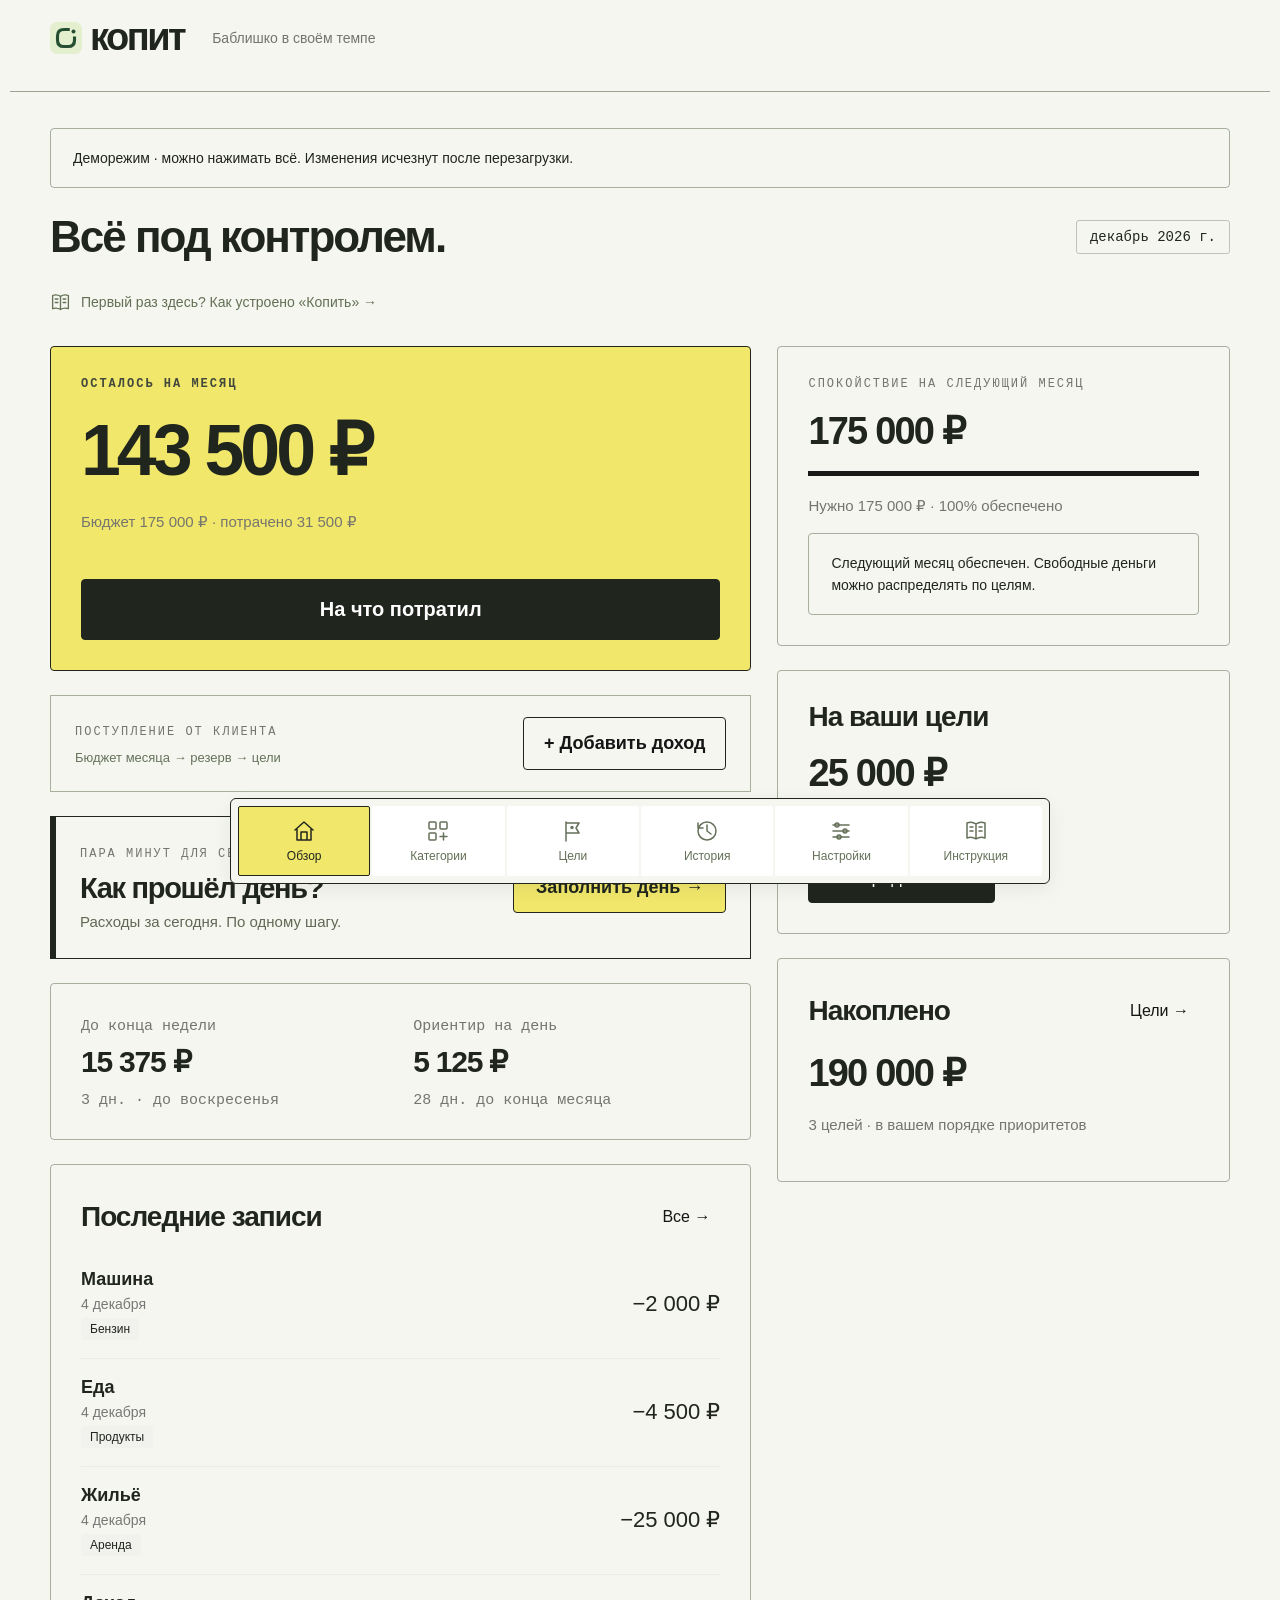
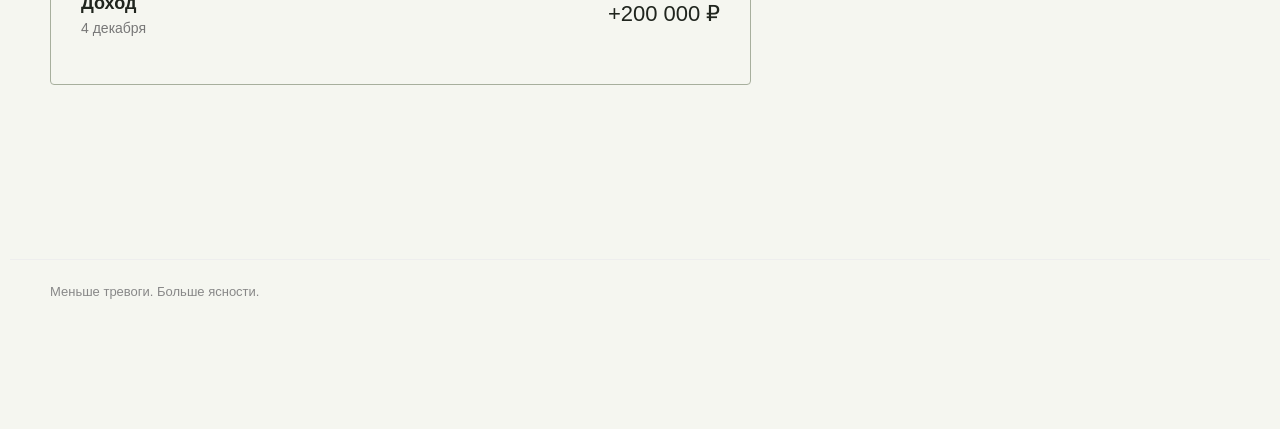
<file: web/index.html>
<!doctype html>
<html lang="ru">
<head><meta charset="utf-8"><meta name="viewport" content="width=device-width, initial-scale=1"><meta name="theme-color" content="#ffffff"><link rel="icon" type="image/svg+xml" href="./brand-icon.svg?v=4"><link rel="icon" type="image/png" sizes="32x32" href="./favicon-32.png?v=4"><link rel="shortcut icon" href="./favicon.ico?v=4"><title>Копить — деньги в своём темпе</title><link rel="stylesheet" href="./style.css"><script src="./finance-engine.js" defer></script><script src="./demo.js" defer></script><script src="./app.js" defer></script></head>
<body>
<header class="header"><a class="logo" href="/" aria-label="Копит — главная"><img class="brand-mark" src="./brand-icon.svg?v=4" width="32" height="32" alt="">копит</a><span class="brand-note">Баблишко в своём темпе</span><button id="logout" class="quiet hidden">Выйти</button></header>
<main id="app" aria-live="polite"><p>Загружаем ваши данные…</p></main>
<div id="toast" role="status" class="hidden"></div>
<dialog id="modal"><div class="modal-head"><h2 id="modal-title"></h2><button id="close-modal" class="quiet" aria-label="Закрыть">✕</button></div><div id="modal-body"></div><p id="modal-error" role="alert"></p></dialog>
<footer>Меньше тревоги. Больше ясности.</footer>
</body></html>
</file>
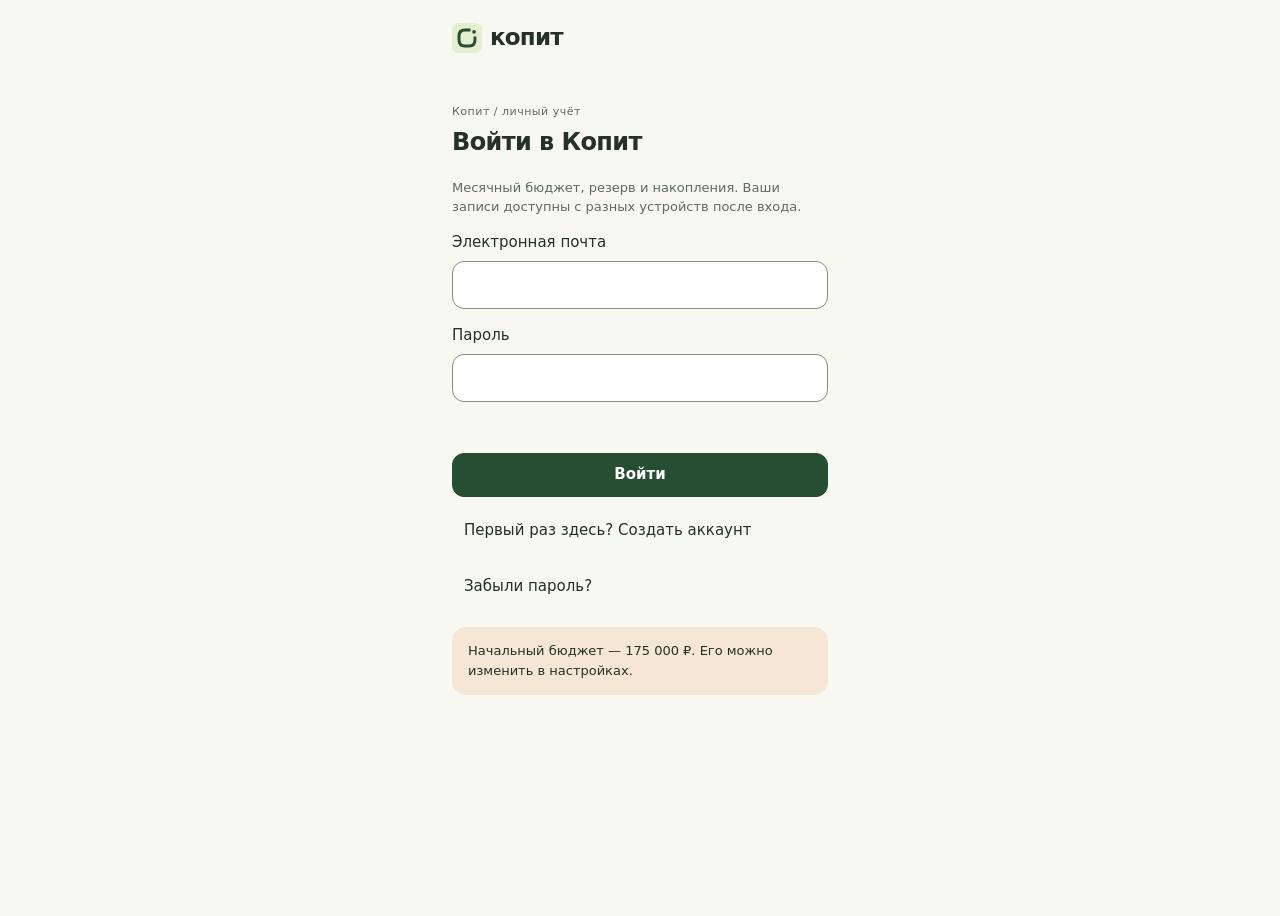
<file: docs/app/index.html>
<!doctype html>
<html lang="ru">
<head><meta charset="utf-8"><meta name="viewport" content="width=device-width, initial-scale=1, viewport-fit=cover"><meta name="theme-color" content="#ffffff"><link rel="icon" type="image/svg+xml" href="./brand-icon.svg?v=4"><link rel="icon" type="image/png" sizes="32x32" href="./favicon-32.png?v=4"><link rel="shortcut icon" href="./favicon.ico?v=4"><title>Копит — бюджет и накопления</title><link rel="stylesheet" href="./style.css?v=557a8c15ba78d2ff"><link rel="manifest" href="./manifest.webmanifest"><meta name="apple-mobile-web-app-capable" content="yes"><link rel="apple-touch-icon" sizes="180x180" href="./apple-touch-icon-v5.png"><script src="./supabase-config.js?v=caffbc98041ee930" defer></script><script src="./finance-engine.js?v=41f923cfff080ecd" defer></script><script src="./design-rules.js?v=33d05b37140399e0" defer></script><script src="./supabase-api.js?v=b7433174150544ca" defer></script><script src="./app.js?v=38c7b7732dc2c628" defer></script></head>
<body>
<header class="header"><a class="logo" href="./" aria-label="Копит — главная"><img class="brand-mark" src="./brand-icon.svg?v=4" width="32" height="32" alt="">копит</a><span class="brand-note">Баблишко в своём темпе</span><button id="logout" class="quiet hidden">Выйти</button></header>
<main id="app" aria-live="polite"><p>Загружаем ваши данные…</p></main>
<div id="toast" role="status" class="hidden"></div>
<dialog id="modal"><div class="modal-head"><h2 id="modal-title"></h2><button id="close-modal" class="quiet" aria-label="Закрыть">✕</button></div><div id="modal-body"></div><p id="modal-error" role="alert"></p></dialog>
<footer>Меньше тревоги. Больше ясности.</footer>
</body></html>
</file>
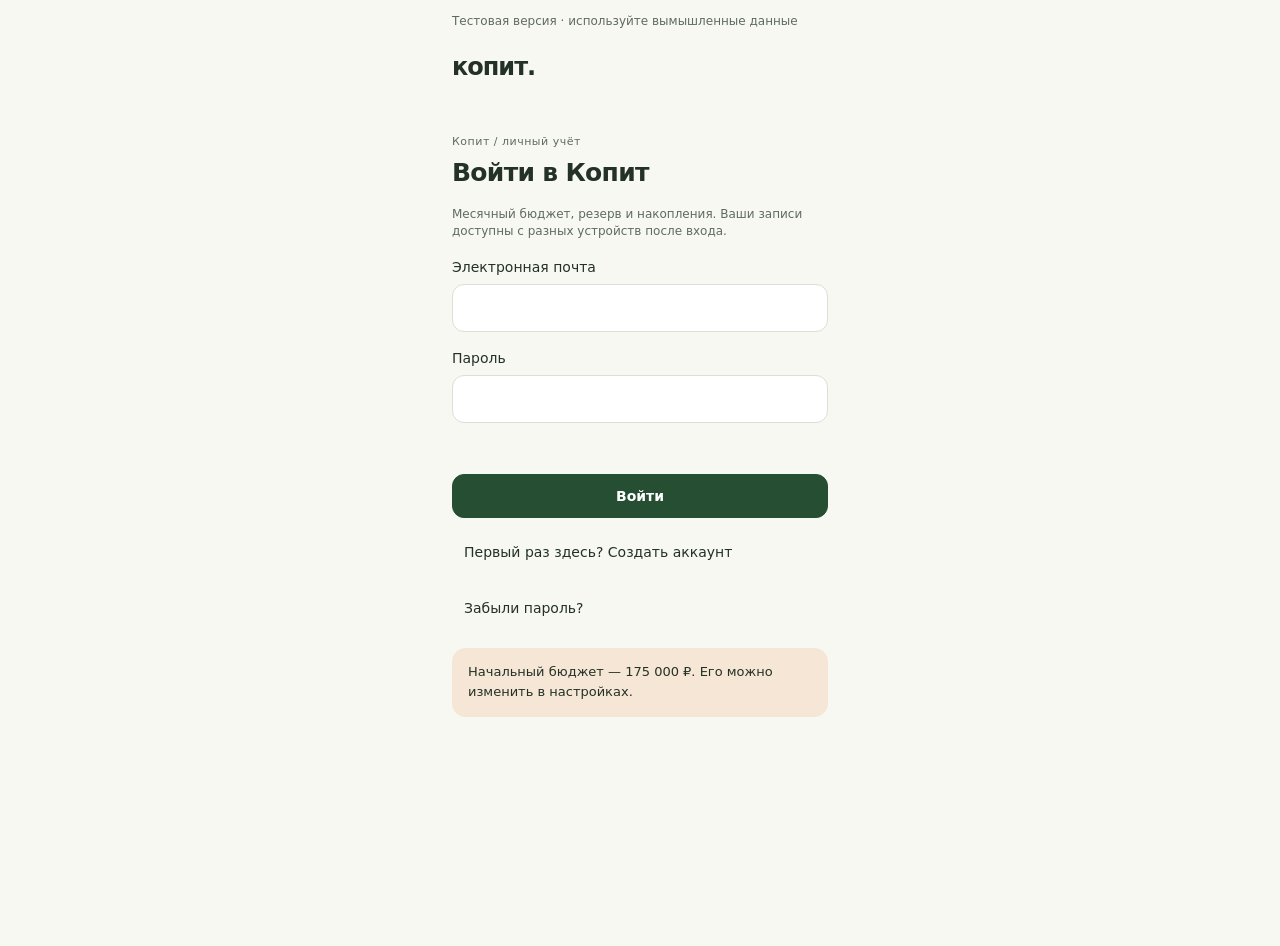
<file: docs/test/index.html>
<!doctype html>
<html lang="ru">
<head><meta charset="utf-8"><meta name="viewport" content="width=device-width, initial-scale=1, viewport-fit=cover"><meta name="theme-color" content="#ffffff"><title>Копит — бюджет и накопления</title><link rel="stylesheet" href="./style.css"><link rel="manifest" href="./manifest.webmanifest"><meta name="apple-mobile-web-app-capable" content="yes"><link rel="apple-touch-icon" href="./app-icon.png"><script src="./supabase-config.js" defer></script><script src="./finance-engine.js" defer></script><script src="./design-rules.js" defer></script><script src="./supabase-api.js" defer></script><script src="./app.js" defer></script></head>
<body><aside class="test-notice">Тестовая версия · используйте вымышленные данные</aside>
<header class="header"><a class="logo" href="./">копит</a><span class="brand-note">Баблишко в своём темпе</span><button id="logout" class="quiet hidden">Выйти</button></header>
<main id="app" aria-live="polite"><p>Загружаем ваши данные…</p></main>
<div id="toast" role="status" class="hidden"></div>
<dialog id="modal"><div class="modal-head"><h2 id="modal-title"></h2><button id="close-modal" class="quiet" aria-label="Закрыть">✕</button></div><div id="modal-body"></div><p id="modal-error" role="alert"></p></dialog>
<footer>Меньше тревоги. Больше ясности.</footer>
</body></html>
</file>
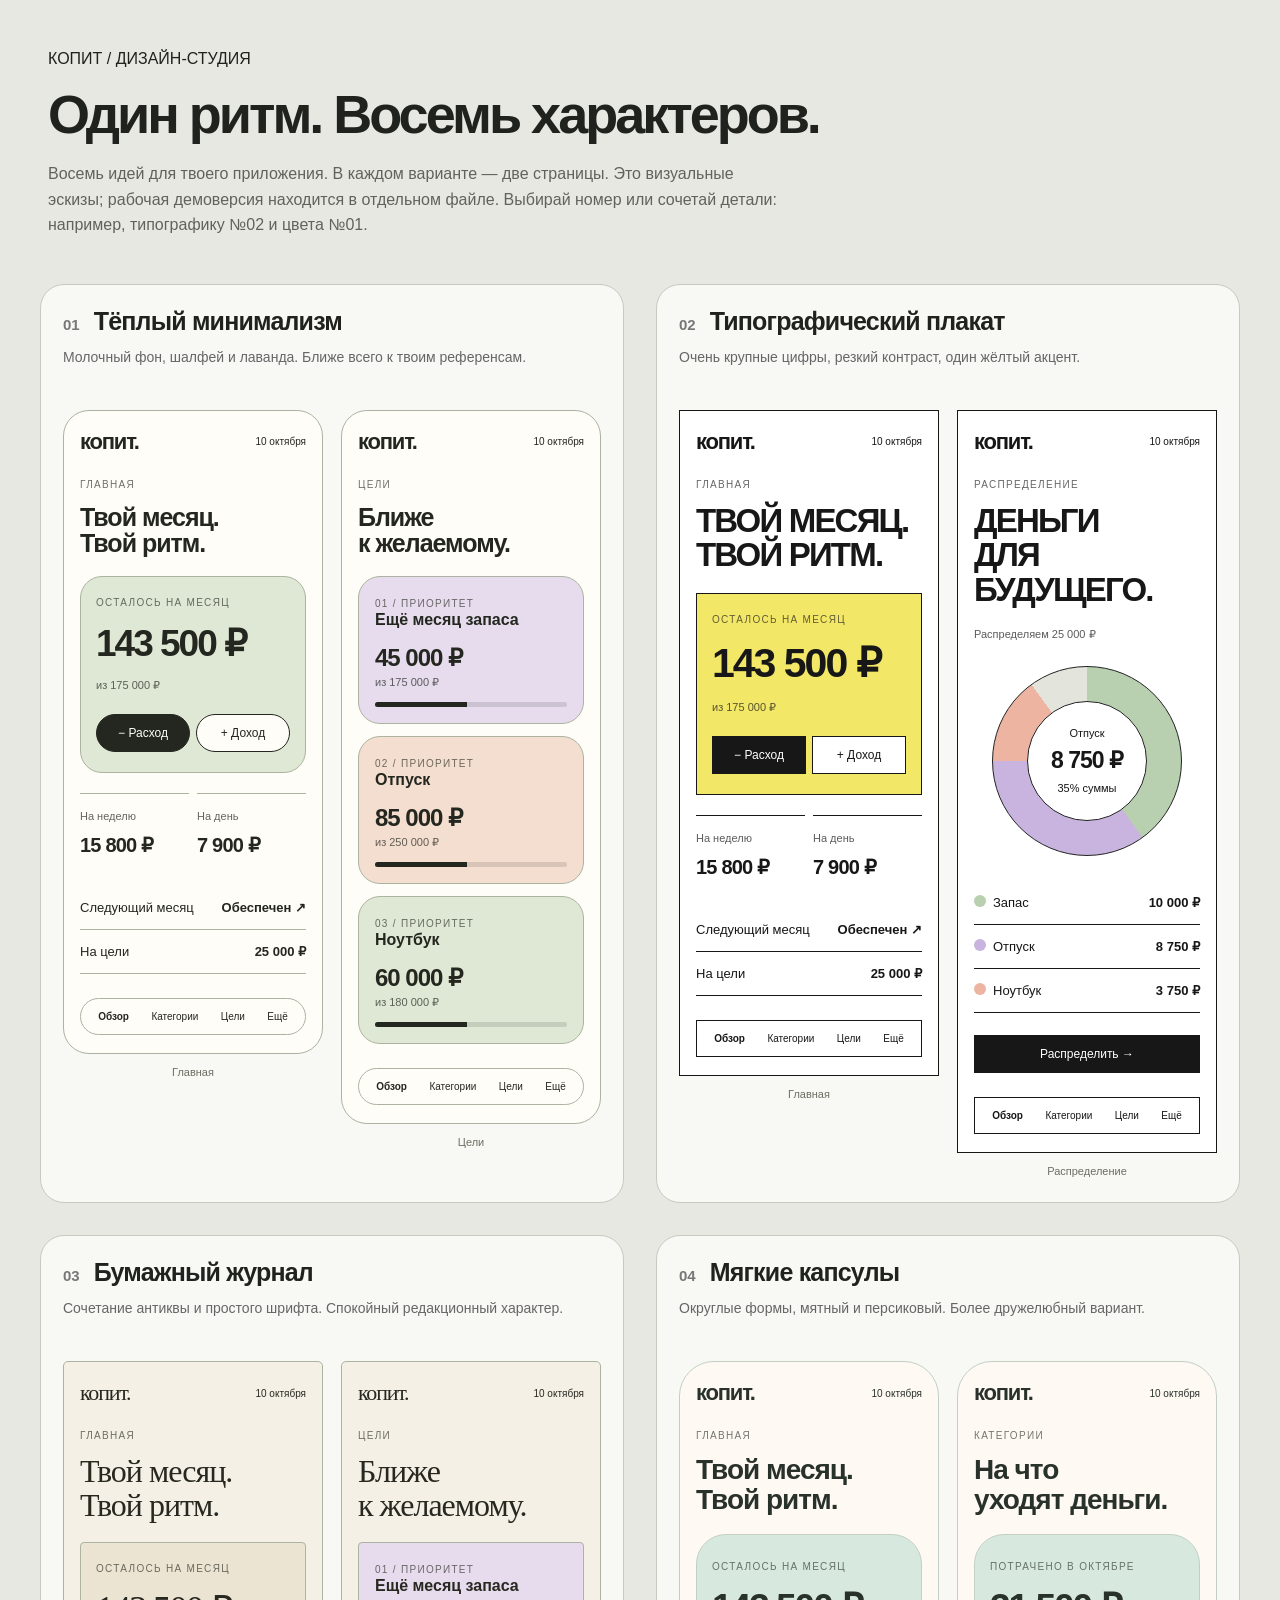
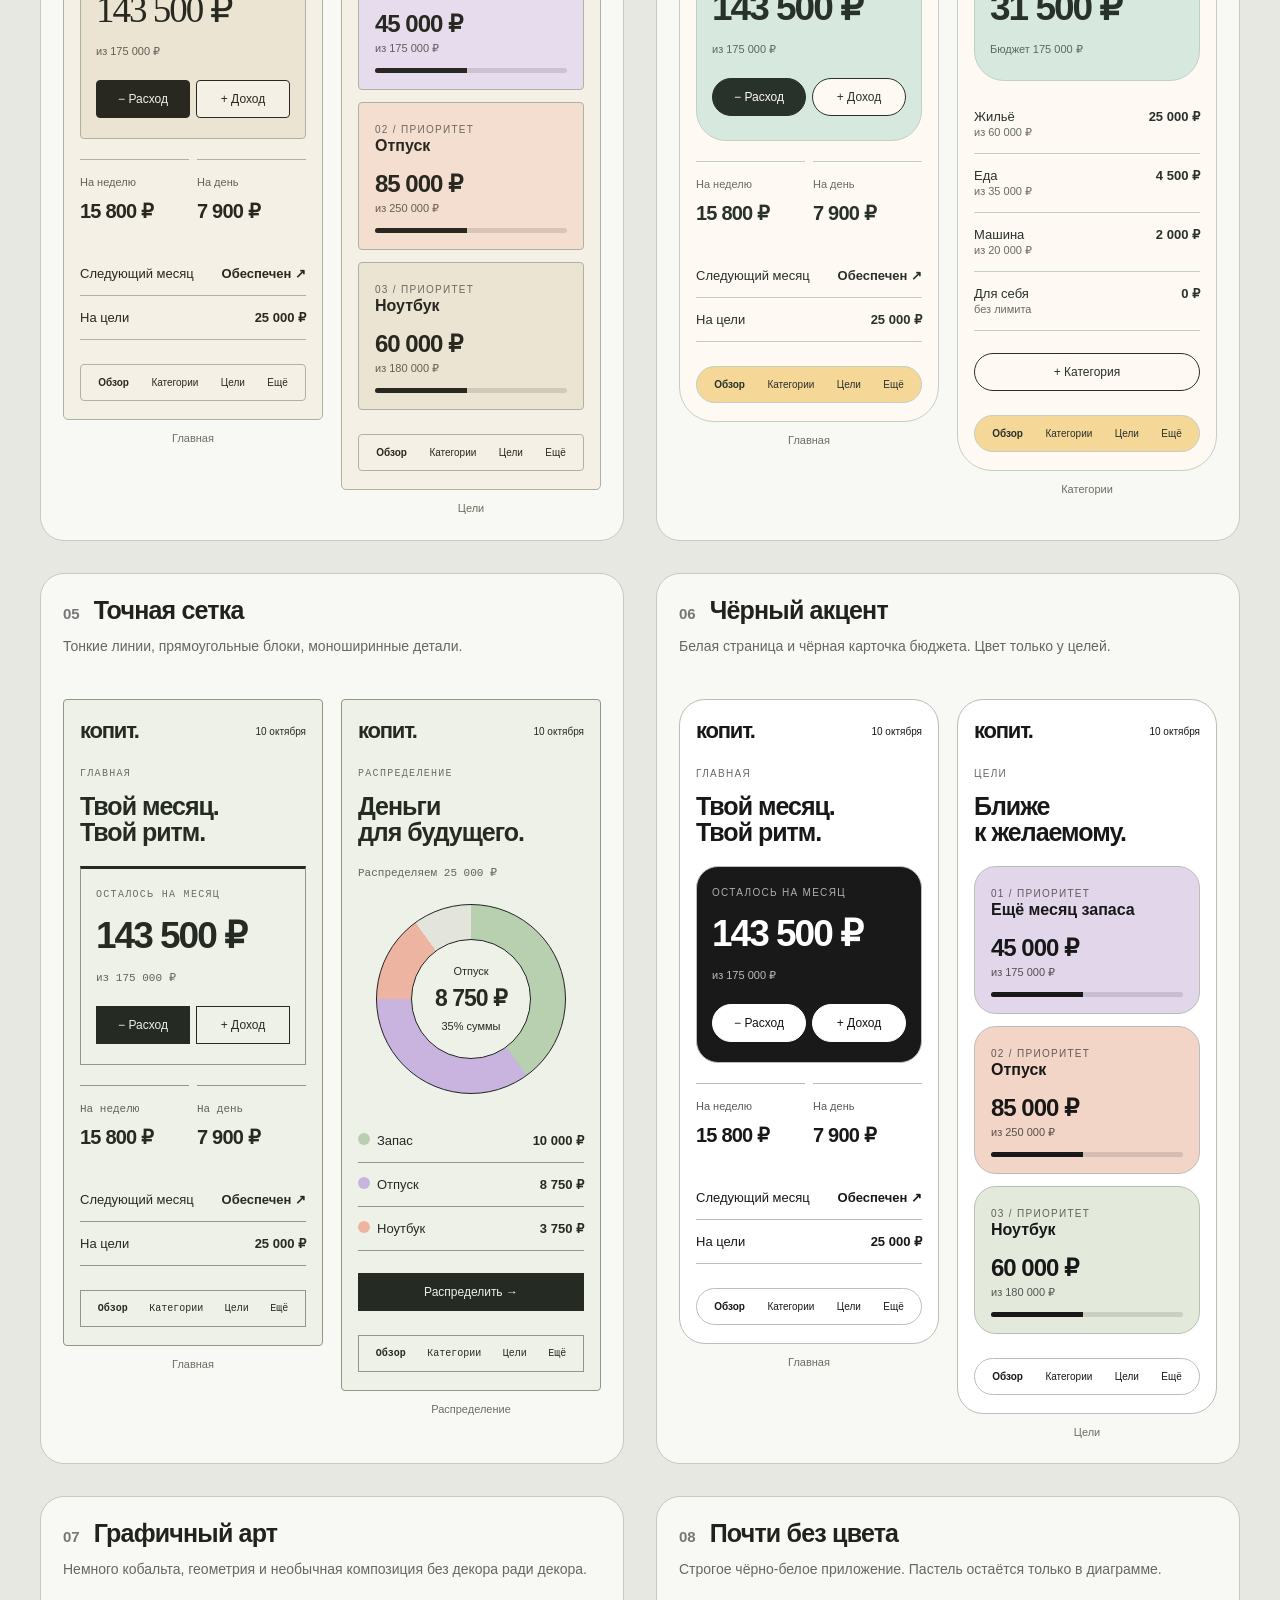
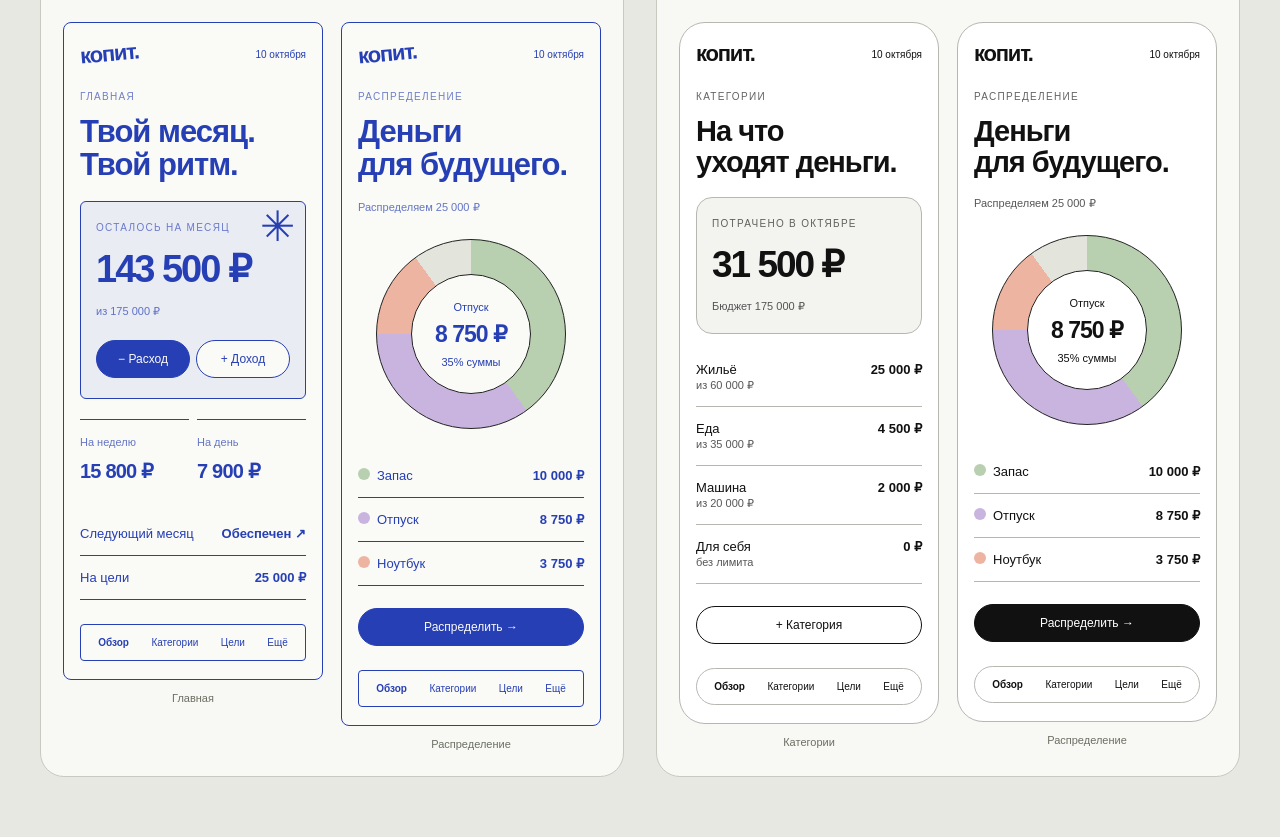
<file: design-ideas.html>
<!doctype html><html lang="ru"><meta charset="utf-8"><meta name="viewport" content="width=device-width,initial-scale=1"><title>Копит — 8 направлений дизайна</title><style>*{box-sizing:border-box}body{margin:0;background:#e8e8e3;color:#20221e;font-family:Arial,sans-serif}.intro{padding:50px 48px 30px;max-width:1500px;margin:auto}h1{font-size:54px;letter-spacing:-3px;margin:15px 0}p{line-height:1.6}.intro p{max-width:740px;color:#60635b}.gallery{max-width:1500px;margin:auto;display:grid;grid-template-columns:1fr 1fr;gap:32px;padding:0 40px 60px}.idea{background:#f8f8f5;border:1px solid #c8cac0;border-radius:24px;padding:22px}.label{display:flex;align-items:baseline;gap:14px}.label b{font-size:15px;color:#777}.label h2{font-size:25px;margin:0;letter-spacing:-.8px}.description{font-size:14px;color:#666;margin:10px 0 20px;min-height:44px}.screens{display:grid;grid-template-columns:1fr 1fr;gap:18px}.screen{--bg:#fffdf8;--fg:#24271f;--accent:#dfe8d5;--border:#acb3a0;--radius:22px;background:var(--bg);color:var(--fg);border:1px solid var(--border);border-radius:26px;padding:18px 16px;min-width:0;min-height:520px;overflow:hidden}.top{display:flex;justify-content:space-between;align-items:center;font-size:10px;margin-bottom:24px}.logo{font-size:22px;font-weight:900;letter-spacing:-1.2px}.tiny{font-size:10px;letter-spacing:1.3px;text-transform:uppercase;opacity:.65}.screen h3{font-size:25px;font-weight:750;line-height:1.05;letter-spacing:-1px;margin:14px 0 20px}.box{padding:20px 15px;border:1px solid var(--border);border-radius:var(--radius);margin-bottom:14px;background:var(--accent)}.money{font-size:37px;letter-spacing:-2px;font-weight:800;white-space:nowrap;margin:14px 0}.sub{font-size:11px;opacity:.7}.buttons{display:flex;gap:6px;margin-top:22px}.btn{font-size:12px;padding:11px 12px;border:1px solid var(--fg);border-radius:30px;flex:1;text-align:center;background:var(--bg)}.btn.black{background:var(--fg);color:var(--bg)}.pair{display:grid;grid-template-columns:1fr 1fr;gap:8px;margin:20px 0}.pair>div{border-top:1px solid var(--border);padding-top:12px}.pair strong{display:block;font-size:20px;margin:9px 0;letter-spacing:-.8px}.line{display:flex;justify-content:space-between;font-size:13px;padding:14px 0;border-bottom:1px solid var(--border)}.line b{font-weight:600}.bar{height:5px;background:#2222;border-radius:8px;margin-top:13px;overflow:hidden}.bar:before{content:'';display:block;width:48%;height:100%;background:var(--fg)}.nav{display:flex;justify-content:space-around;border:1px solid var(--border);border-radius:30px;margin-top:24px;padding:12px 6px;font-size:10px}.nav b{font-weight:700}.goal{padding:16px;border:1px solid var(--border);border-radius:var(--radius);margin-bottom:12px;background:var(--accent)}.goal:nth-of-type(3){background:#e6dced}.goal:nth-of-type(4){background:#f4ded0}.goal strong{display:block;font-size:24px;margin:15px 0 4px;letter-spacing:-1px}.goal h4{font-size:16px;margin:0}.wheel{width:190px;height:190px;border-radius:50%;margin:25px auto;background:conic-gradient(#b8d0af 0 40%,#c8b4df 40% 75%,#edb5a1 75% 90%,#e3e4dc 90%);position:relative;border:1px solid #222}.wheel:after{content:'';position:absolute;inset:34px;background:var(--bg);border-radius:50%;border:1px solid #222}.center{position:absolute;inset:0;z-index:1;display:flex;flex-direction:column;align-items:center;justify-content:center}.center b{font-size:23px;letter-spacing:-1px;margin:8px 0}.center span{font-size:11px}.dot{width:12px;height:12px;display:inline-block;background:#b8d0af;border-radius:50%;margin-right:7px}.dot.purple{background:#c8b4df}.dot.peach{background:#edb5a1}.screen-name{font-size:11px;text-align:center;margin:10px 0 0;color:#6b6f62}.poster{--bg:#fff;--fg:#171717;--accent:#f3e768;--border:#171717;--radius:0px;border-radius:0}.poster h3{font-size:33px;font-weight:900;text-transform:uppercase;letter-spacing:-1.8px}.poster .money{font-size:41px;font-weight:900}.poster .nav,.poster .btn{border-radius:0}.paper{--bg:#f4f0e6;--fg:#282820;--accent:#ebe4d3;--radius:4px;border-radius:5px}.paper h3,.paper .money{font-family:Georgia,serif;font-weight:400}.paper h3{font-size:32px}.paper .logo{font-family:Georgia,serif;font-weight:400}.paper .btn,.paper .nav{border-radius:4px}.soft{--bg:#fff9f4;--fg:#29312b;--accent:#d7e9df;--border:#c2d0c4;--radius:30px;border-radius:35px}.soft .box{padding-top:26px;padding-bottom:24px}.soft .nav{background:#f5d798}.soft h3{font-size:28px}.grid{--bg:#eef1e8;--fg:#252b23;--accent:#eef1e8;--border:#8e9887;--radius:0px;border-radius:4px}.grid .tiny,.grid .sub,.grid .nav{font-family:monospace}.grid .box{border-top:3px solid var(--fg)}.grid .btn,.grid .nav{border-radius:0}.ink{--bg:#fff;--fg:#181818;--accent:#191919;--border:#bcbcb8}.ink .box{color:#fff}.ink .box .btn{background:#fff;color:#111;border-color:#fff}.ink .goal{background:#e4eadb}.ink .goal:nth-of-type(3){background:#e2d6ea}.ink .goal:nth-of-type(4){background:#f2d5c7}.art{--bg:#fafaf6;--fg:#263fb4;--accent:#eaecf4;--border:#263fb4;--radius:6px;border-radius:8px}.art .logo{transform:rotate(-5deg);display:inline-block}.art h3{font-size:31px;font-weight:900}.art .money{font-size:38px}.art .box{position:relative}.art .box:after{content:'✳';position:absolute;right:10px;top:0;font-size:42px}.art .nav{border-radius:4px}.mono{--bg:#fff;--fg:#111;--accent:#f3f3f0;--border:#b7b7b2;--radius:16px}.mono h3{font-size:29px;font-weight:850}.mono .goal{background:#f3f3f0}.mono .goal:nth-of-type(3),.mono .goal:nth-of-type(4){background:#f3f3f0}@media(max-width:900px){.gallery{grid-template-columns:1fr;padding:0 16px 30px}.intro{padding:30px 22px}.intro h1{font-size:38px}.idea{padding:14px}.screens{gap:10px}.screen{padding:16px 12px}.money{font-size:31px}.wheel{width:160px;height:160px}.wheel:after{inset:29px}.screen h3{font-size:23px}.poster .money{font-size:33px}.art .money{font-size:31px}}@media(max-width:420px){.screens{grid-template-columns:1fr}.screen{max-width:300px;width:100%;margin:auto}.description{min-height:0}}
</style><body><header class="intro"><span>КОПИТ / ДИЗАЙН-СТУДИЯ</span><h1>Один ритм. Восемь характеров.</h1><p>Восемь идей для твоего приложения. В каждом варианте — две страницы. Это визуальные эскизы; рабочая демоверсия находится в отдельном файле. Выбирай номер или сочетай детали: например, типографику №02 и цвета №01.</p></header><main class="gallery"><section class="idea" id="idea-01"><div class="label"><b>01</b><h2>Тёплый минимализм</h2></div><p class="description">Молочный фон, шалфей и лаванда. Ближе всего к твоим референсам.</p><div class="screens"><div><div class="screen warm"><div class="top"><span class="logo">копит.</span><span>10 октября</span></div><div class="tiny">Главная</div><h3>Твой месяц.<br>Твой ритм.</h3><div class="box"><div class="tiny">Осталось на месяц</div><div class="money">143 500 ₽</div><div class="sub">из 175 000 ₽</div><div class="buttons"><span class="btn black">− Расход</span><span class="btn">+ Доход</span></div></div><div class="pair"><div><span class="sub">На неделю</span><strong>15 800 ₽</strong></div><div><span class="sub">На день</span><strong>7 900 ₽</strong></div></div><div class="line"><span>Следующий месяц</span><b>Обеспечен ↗</b></div><div class="line"><span>На цели</span><b>25 000 ₽</b></div><div class="nav"><b>Обзор</b><span>Категории</span><span>Цели</span><span>Ещё</span></div></div><p class="screen-name">Главная</p></div><div><div class="screen warm"><div class="top"><span class="logo">копит.</span><span>10 октября</span></div><div class="tiny">Цели</div><h3>Ближе<br>к желаемому.</h3><div class="goal"><span class="tiny">01 / Приоритет</span><h4>Ещё месяц запаса</h4><strong>45 000 ₽</strong><div class="sub">из 175 000 ₽</div><div class="bar"></div></div><div class="goal"><span class="tiny">02 / Приоритет</span><h4>Отпуск</h4><strong>85 000 ₽</strong><div class="sub">из 250 000 ₽</div><div class="bar"></div></div><div class="goal"><span class="tiny">03 / Приоритет</span><h4>Ноутбук</h4><strong>60 000 ₽</strong><div class="sub">из 180 000 ₽</div><div class="bar"></div></div><div class="nav"><b>Обзор</b><span>Категории</span><span>Цели</span><span>Ещё</span></div></div><p class="screen-name">Цели</p></div></div></section><section class="idea" id="idea-02"><div class="label"><b>02</b><h2>Типографический плакат</h2></div><p class="description">Очень крупные цифры, резкий контраст, один жёлтый акцент.</p><div class="screens"><div><div class="screen poster"><div class="top"><span class="logo">копит.</span><span>10 октября</span></div><div class="tiny">Главная</div><h3>Твой месяц.<br>Твой ритм.</h3><div class="box"><div class="tiny">Осталось на месяц</div><div class="money">143 500 ₽</div><div class="sub">из 175 000 ₽</div><div class="buttons"><span class="btn black">− Расход</span><span class="btn">+ Доход</span></div></div><div class="pair"><div><span class="sub">На неделю</span><strong>15 800 ₽</strong></div><div><span class="sub">На день</span><strong>7 900 ₽</strong></div></div><div class="line"><span>Следующий месяц</span><b>Обеспечен ↗</b></div><div class="line"><span>На цели</span><b>25 000 ₽</b></div><div class="nav"><b>Обзор</b><span>Категории</span><span>Цели</span><span>Ещё</span></div></div><p class="screen-name">Главная</p></div><div><div class="screen poster"><div class="top"><span class="logo">копит.</span><span>10 октября</span></div><div class="tiny">Распределение</div><h3>Деньги<br>для будущего.</h3><div class="sub">Распределяем 25 000 ₽</div><div class="wheel"><div class="center"><span>Отпуск</span><b>8 750 ₽</b><span>35% суммы</span></div></div><div class="line"><span><i class="dot"></i>Запас</span><b>10 000 ₽</b></div><div class="line"><span><i class="dot purple"></i>Отпуск</span><b>8 750 ₽</b></div><div class="line"><span><i class="dot peach"></i>Ноутбук</span><b>3 750 ₽</b></div><div class="buttons"><span class="btn black">Распределить →</span></div><div class="nav"><b>Обзор</b><span>Категории</span><span>Цели</span><span>Ещё</span></div></div><p class="screen-name">Распределение</p></div></div></section><section class="idea" id="idea-03"><div class="label"><b>03</b><h2>Бумажный журнал</h2></div><p class="description">Сочетание антиквы и простого шрифта. Спокойный редакционный характер.</p><div class="screens"><div><div class="screen paper"><div class="top"><span class="logo">копит.</span><span>10 октября</span></div><div class="tiny">Главная</div><h3>Твой месяц.<br>Твой ритм.</h3><div class="box"><div class="tiny">Осталось на месяц</div><div class="money">143 500 ₽</div><div class="sub">из 175 000 ₽</div><div class="buttons"><span class="btn black">− Расход</span><span class="btn">+ Доход</span></div></div><div class="pair"><div><span class="sub">На неделю</span><strong>15 800 ₽</strong></div><div><span class="sub">На день</span><strong>7 900 ₽</strong></div></div><div class="line"><span>Следующий месяц</span><b>Обеспечен ↗</b></div><div class="line"><span>На цели</span><b>25 000 ₽</b></div><div class="nav"><b>Обзор</b><span>Категории</span><span>Цели</span><span>Ещё</span></div></div><p class="screen-name">Главная</p></div><div><div class="screen paper"><div class="top"><span class="logo">копит.</span><span>10 октября</span></div><div class="tiny">Цели</div><h3>Ближе<br>к желаемому.</h3><div class="goal"><span class="tiny">01 / Приоритет</span><h4>Ещё месяц запаса</h4><strong>45 000 ₽</strong><div class="sub">из 175 000 ₽</div><div class="bar"></div></div><div class="goal"><span class="tiny">02 / Приоритет</span><h4>Отпуск</h4><strong>85 000 ₽</strong><div class="sub">из 250 000 ₽</div><div class="bar"></div></div><div class="goal"><span class="tiny">03 / Приоритет</span><h4>Ноутбук</h4><strong>60 000 ₽</strong><div class="sub">из 180 000 ₽</div><div class="bar"></div></div><div class="nav"><b>Обзор</b><span>Категории</span><span>Цели</span><span>Ещё</span></div></div><p class="screen-name">Цели</p></div></div></section><section class="idea" id="idea-04"><div class="label"><b>04</b><h2>Мягкие капсулы</h2></div><p class="description">Округлые формы, мятный и персиковый. Более дружелюбный вариант.</p><div class="screens"><div><div class="screen soft"><div class="top"><span class="logo">копит.</span><span>10 октября</span></div><div class="tiny">Главная</div><h3>Твой месяц.<br>Твой ритм.</h3><div class="box"><div class="tiny">Осталось на месяц</div><div class="money">143 500 ₽</div><div class="sub">из 175 000 ₽</div><div class="buttons"><span class="btn black">− Расход</span><span class="btn">+ Доход</span></div></div><div class="pair"><div><span class="sub">На неделю</span><strong>15 800 ₽</strong></div><div><span class="sub">На день</span><strong>7 900 ₽</strong></div></div><div class="line"><span>Следующий месяц</span><b>Обеспечен ↗</b></div><div class="line"><span>На цели</span><b>25 000 ₽</b></div><div class="nav"><b>Обзор</b><span>Категории</span><span>Цели</span><span>Ещё</span></div></div><p class="screen-name">Главная</p></div><div><div class="screen soft"><div class="top"><span class="logo">копит.</span><span>10 октября</span></div><div class="tiny">Категории</div><h3>На что<br>уходят деньги.</h3><div class="box"><div class="tiny">Потрачено в октябре</div><div class="money">31 500 ₽</div><div class="sub">Бюджет 175 000 ₽</div></div><div class="line"><span>Жильё<br><small class="sub">из 60 000 ₽</small></span><b>25 000 ₽</b></div><div class="line"><span>Еда<br><small class="sub">из 35 000 ₽</small></span><b>4 500 ₽</b></div><div class="line"><span>Машина<br><small class="sub">из 20 000 ₽</small></span><b>2 000 ₽</b></div><div class="line"><span>Для себя<br><small class="sub">без лимита</small></span><b>0 ₽</b></div><div class="buttons"><span class="btn">+ Категория</span></div><div class="nav"><b>Обзор</b><span>Категории</span><span>Цели</span><span>Ещё</span></div></div><p class="screen-name">Категории</p></div></div></section><section class="idea" id="idea-05"><div class="label"><b>05</b><h2>Точная сетка</h2></div><p class="description">Тонкие линии, прямоугольные блоки, моноширинные детали.</p><div class="screens"><div><div class="screen grid"><div class="top"><span class="logo">копит.</span><span>10 октября</span></div><div class="tiny">Главная</div><h3>Твой месяц.<br>Твой ритм.</h3><div class="box"><div class="tiny">Осталось на месяц</div><div class="money">143 500 ₽</div><div class="sub">из 175 000 ₽</div><div class="buttons"><span class="btn black">− Расход</span><span class="btn">+ Доход</span></div></div><div class="pair"><div><span class="sub">На неделю</span><strong>15 800 ₽</strong></div><div><span class="sub">На день</span><strong>7 900 ₽</strong></div></div><div class="line"><span>Следующий месяц</span><b>Обеспечен ↗</b></div><div class="line"><span>На цели</span><b>25 000 ₽</b></div><div class="nav"><b>Обзор</b><span>Категории</span><span>Цели</span><span>Ещё</span></div></div><p class="screen-name">Главная</p></div><div><div class="screen grid"><div class="top"><span class="logo">копит.</span><span>10 октября</span></div><div class="tiny">Распределение</div><h3>Деньги<br>для будущего.</h3><div class="sub">Распределяем 25 000 ₽</div><div class="wheel"><div class="center"><span>Отпуск</span><b>8 750 ₽</b><span>35% суммы</span></div></div><div class="line"><span><i class="dot"></i>Запас</span><b>10 000 ₽</b></div><div class="line"><span><i class="dot purple"></i>Отпуск</span><b>8 750 ₽</b></div><div class="line"><span><i class="dot peach"></i>Ноутбук</span><b>3 750 ₽</b></div><div class="buttons"><span class="btn black">Распределить →</span></div><div class="nav"><b>Обзор</b><span>Категории</span><span>Цели</span><span>Ещё</span></div></div><p class="screen-name">Распределение</p></div></div></section><section class="idea" id="idea-06"><div class="label"><b>06</b><h2>Чёрный акцент</h2></div><p class="description">Белая страница и чёрная карточка бюджета. Цвет только у целей.</p><div class="screens"><div><div class="screen ink"><div class="top"><span class="logo">копит.</span><span>10 октября</span></div><div class="tiny">Главная</div><h3>Твой месяц.<br>Твой ритм.</h3><div class="box"><div class="tiny">Осталось на месяц</div><div class="money">143 500 ₽</div><div class="sub">из 175 000 ₽</div><div class="buttons"><span class="btn black">− Расход</span><span class="btn">+ Доход</span></div></div><div class="pair"><div><span class="sub">На неделю</span><strong>15 800 ₽</strong></div><div><span class="sub">На день</span><strong>7 900 ₽</strong></div></div><div class="line"><span>Следующий месяц</span><b>Обеспечен ↗</b></div><div class="line"><span>На цели</span><b>25 000 ₽</b></div><div class="nav"><b>Обзор</b><span>Категории</span><span>Цели</span><span>Ещё</span></div></div><p class="screen-name">Главная</p></div><div><div class="screen ink"><div class="top"><span class="logo">копит.</span><span>10 октября</span></div><div class="tiny">Цели</div><h3>Ближе<br>к желаемому.</h3><div class="goal"><span class="tiny">01 / Приоритет</span><h4>Ещё месяц запаса</h4><strong>45 000 ₽</strong><div class="sub">из 175 000 ₽</div><div class="bar"></div></div><div class="goal"><span class="tiny">02 / Приоритет</span><h4>Отпуск</h4><strong>85 000 ₽</strong><div class="sub">из 250 000 ₽</div><div class="bar"></div></div><div class="goal"><span class="tiny">03 / Приоритет</span><h4>Ноутбук</h4><strong>60 000 ₽</strong><div class="sub">из 180 000 ₽</div><div class="bar"></div></div><div class="nav"><b>Обзор</b><span>Категории</span><span>Цели</span><span>Ещё</span></div></div><p class="screen-name">Цели</p></div></div></section><section class="idea" id="idea-07"><div class="label"><b>07</b><h2>Графичный арт</h2></div><p class="description">Немного кобальта, геометрия и необычная композиция без декора ради декора.</p><div class="screens"><div><div class="screen art"><div class="top"><span class="logo">копит.</span><span>10 октября</span></div><div class="tiny">Главная</div><h3>Твой месяц.<br>Твой ритм.</h3><div class="box"><div class="tiny">Осталось на месяц</div><div class="money">143 500 ₽</div><div class="sub">из 175 000 ₽</div><div class="buttons"><span class="btn black">− Расход</span><span class="btn">+ Доход</span></div></div><div class="pair"><div><span class="sub">На неделю</span><strong>15 800 ₽</strong></div><div><span class="sub">На день</span><strong>7 900 ₽</strong></div></div><div class="line"><span>Следующий месяц</span><b>Обеспечен ↗</b></div><div class="line"><span>На цели</span><b>25 000 ₽</b></div><div class="nav"><b>Обзор</b><span>Категории</span><span>Цели</span><span>Ещё</span></div></div><p class="screen-name">Главная</p></div><div><div class="screen art"><div class="top"><span class="logo">копит.</span><span>10 октября</span></div><div class="tiny">Распределение</div><h3>Деньги<br>для будущего.</h3><div class="sub">Распределяем 25 000 ₽</div><div class="wheel"><div class="center"><span>Отпуск</span><b>8 750 ₽</b><span>35% суммы</span></div></div><div class="line"><span><i class="dot"></i>Запас</span><b>10 000 ₽</b></div><div class="line"><span><i class="dot purple"></i>Отпуск</span><b>8 750 ₽</b></div><div class="line"><span><i class="dot peach"></i>Ноутбук</span><b>3 750 ₽</b></div><div class="buttons"><span class="btn black">Распределить →</span></div><div class="nav"><b>Обзор</b><span>Категории</span><span>Цели</span><span>Ещё</span></div></div><p class="screen-name">Распределение</p></div></div></section><section class="idea" id="idea-08"><div class="label"><b>08</b><h2>Почти без цвета</h2></div><p class="description">Строгое чёрно-белое приложение. Пастель остаётся только в диаграмме.</p><div class="screens"><div><div class="screen mono"><div class="top"><span class="logo">копит.</span><span>10 октября</span></div><div class="tiny">Категории</div><h3>На что<br>уходят деньги.</h3><div class="box"><div class="tiny">Потрачено в октябре</div><div class="money">31 500 ₽</div><div class="sub">Бюджет 175 000 ₽</div></div><div class="line"><span>Жильё<br><small class="sub">из 60 000 ₽</small></span><b>25 000 ₽</b></div><div class="line"><span>Еда<br><small class="sub">из 35 000 ₽</small></span><b>4 500 ₽</b></div><div class="line"><span>Машина<br><small class="sub">из 20 000 ₽</small></span><b>2 000 ₽</b></div><div class="line"><span>Для себя<br><small class="sub">без лимита</small></span><b>0 ₽</b></div><div class="buttons"><span class="btn">+ Категория</span></div><div class="nav"><b>Обзор</b><span>Категории</span><span>Цели</span><span>Ещё</span></div></div><p class="screen-name">Категории</p></div><div><div class="screen mono"><div class="top"><span class="logo">копит.</span><span>10 октября</span></div><div class="tiny">Распределение</div><h3>Деньги<br>для будущего.</h3><div class="sub">Распределяем 25 000 ₽</div><div class="wheel"><div class="center"><span>Отпуск</span><b>8 750 ₽</b><span>35% суммы</span></div></div><div class="line"><span><i class="dot"></i>Запас</span><b>10 000 ₽</b></div><div class="line"><span><i class="dot purple"></i>Отпуск</span><b>8 750 ₽</b></div><div class="line"><span><i class="dot peach"></i>Ноутбук</span><b>3 750 ₽</b></div><div class="buttons"><span class="btn black">Распределить →</span></div><div class="nav"><b>Обзор</b><span>Категории</span><span>Цели</span><span>Ещё</span></div></div><p class="screen-name">Распределение</p></div></div></section></main></body></html>
</file>
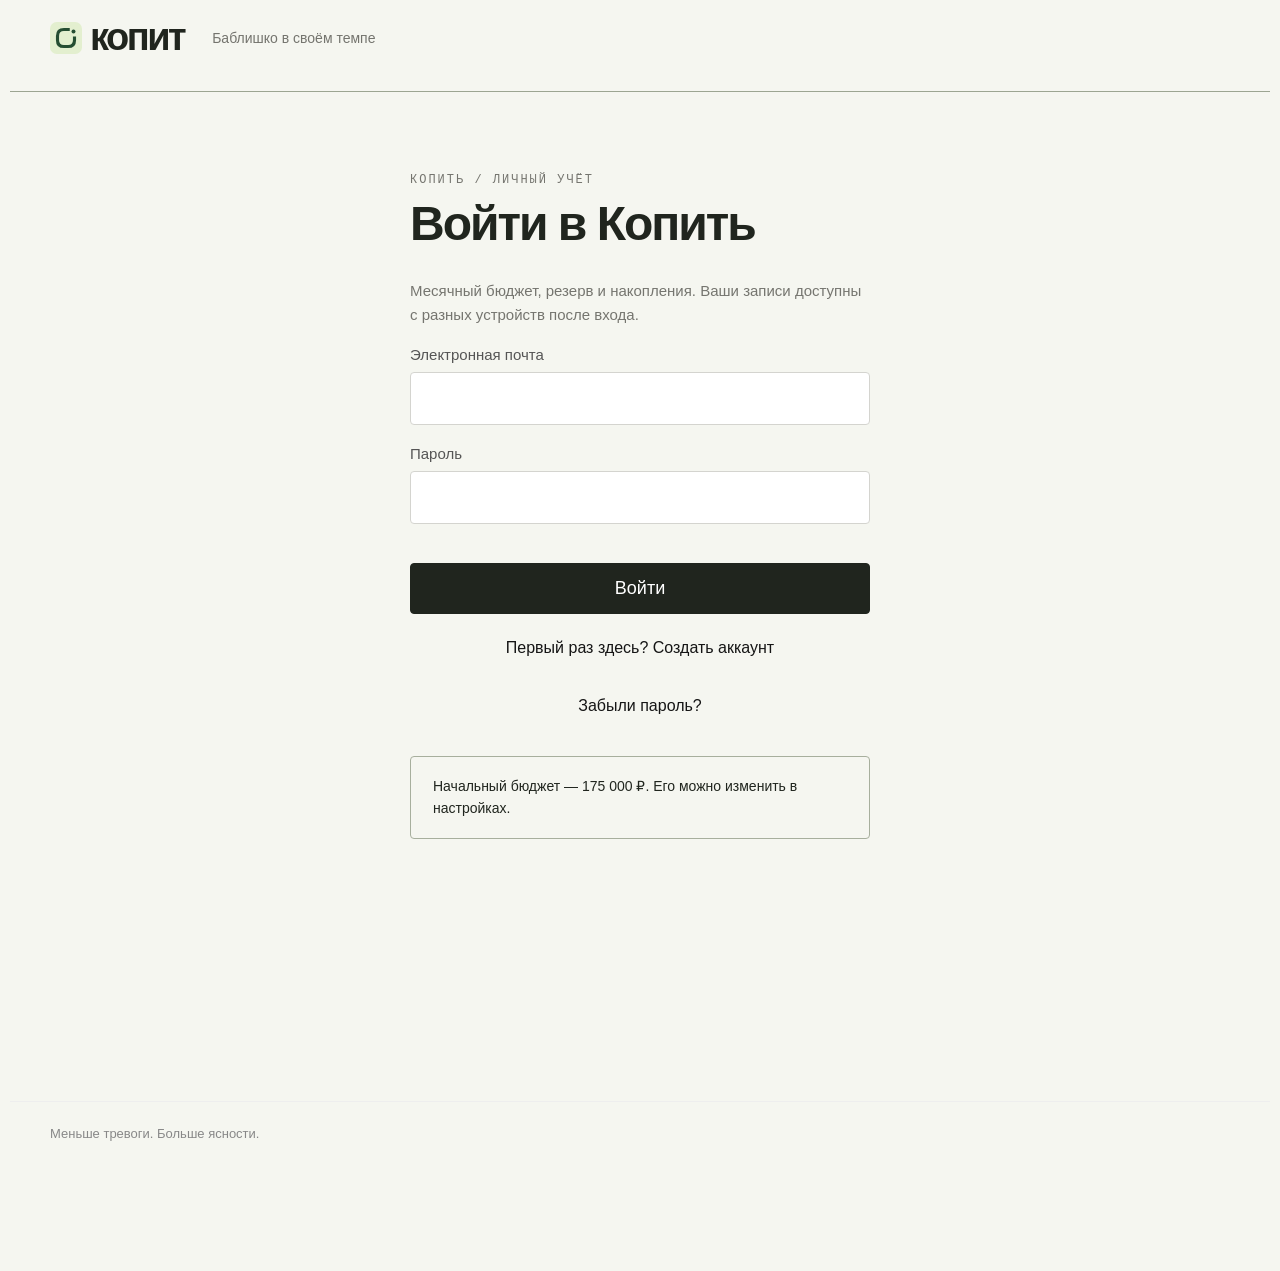
<file: web/cloud.html>
<!doctype html>
<html lang="ru">
<head><meta charset="utf-8"><meta name="viewport" content="width=device-width, initial-scale=1, viewport-fit=cover"><meta name="theme-color" content="#ffffff"><link rel="icon" type="image/svg+xml" href="./brand-icon.svg?v=4"><link rel="icon" type="image/png" sizes="32x32" href="./favicon-32.png?v=4"><link rel="shortcut icon" href="./favicon.ico?v=4"><title>Копить — бюджет и накопления</title><link rel="stylesheet" href="./style.css"><link rel="manifest" href="./manifest.webmanifest"><meta name="apple-mobile-web-app-capable" content="yes"><link rel="apple-touch-icon" sizes="180x180" href="./apple-touch-icon-v5.png"><script src="./supabase-config.js" defer></script><script src="./finance-engine.js" defer></script><script src="./supabase-api.js" defer></script><script src="./app.js" defer></script></head>
<body>
<header class="header"><a class="logo" href="./" aria-label="Копит — главная"><img class="brand-mark" src="./brand-icon.svg?v=4" width="32" height="32" alt="">копит</a><span class="brand-note">Баблишко в своём темпе</span><button id="logout" class="quiet hidden">Выйти</button></header>
<main id="app" aria-live="polite"><p>Загружаем ваши данные…</p></main>
<div id="toast" role="status" class="hidden"></div>
<dialog id="modal"><div class="modal-head"><h2 id="modal-title"></h2><button id="close-modal" class="quiet" aria-label="Закрыть">✕</button></div><div id="modal-body"></div><p id="modal-error" role="alert"></p></dialog>
<footer>Меньше тревоги. Больше ясности.</footer>
</body></html>
</file>
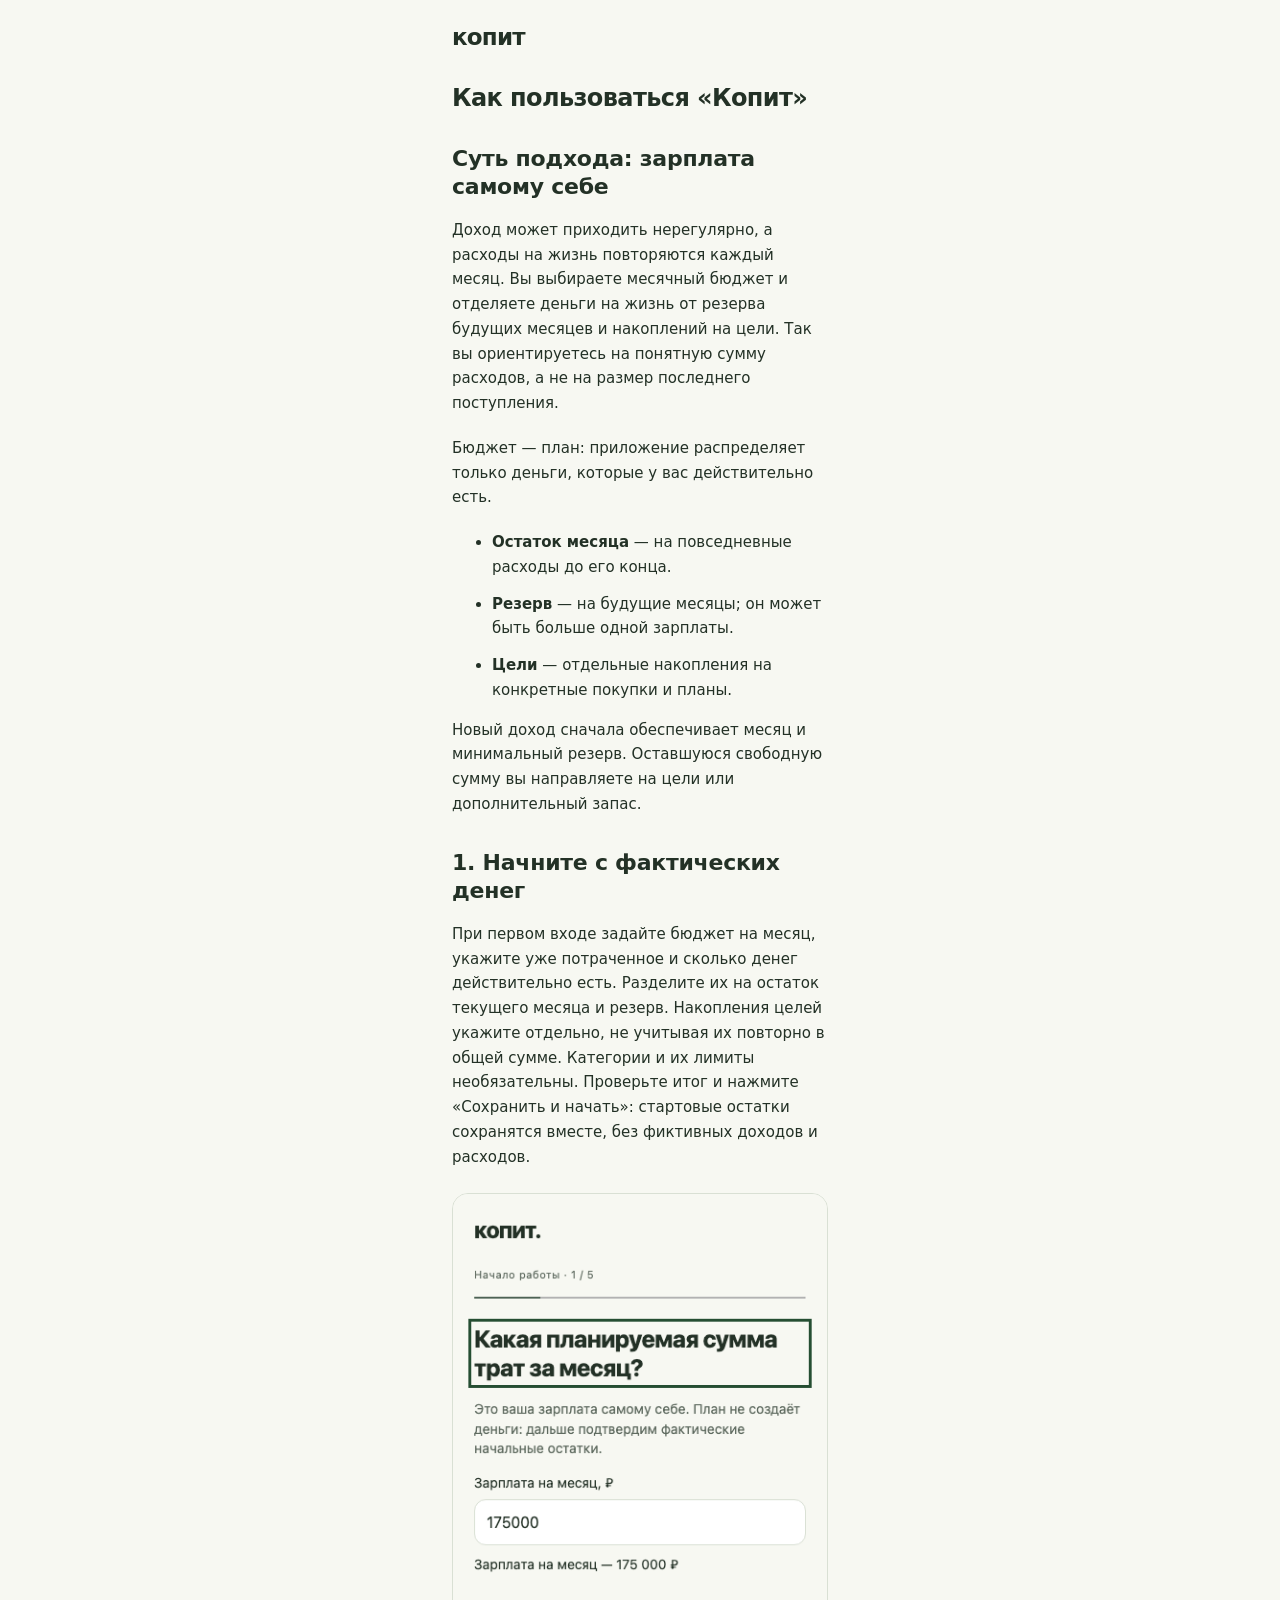
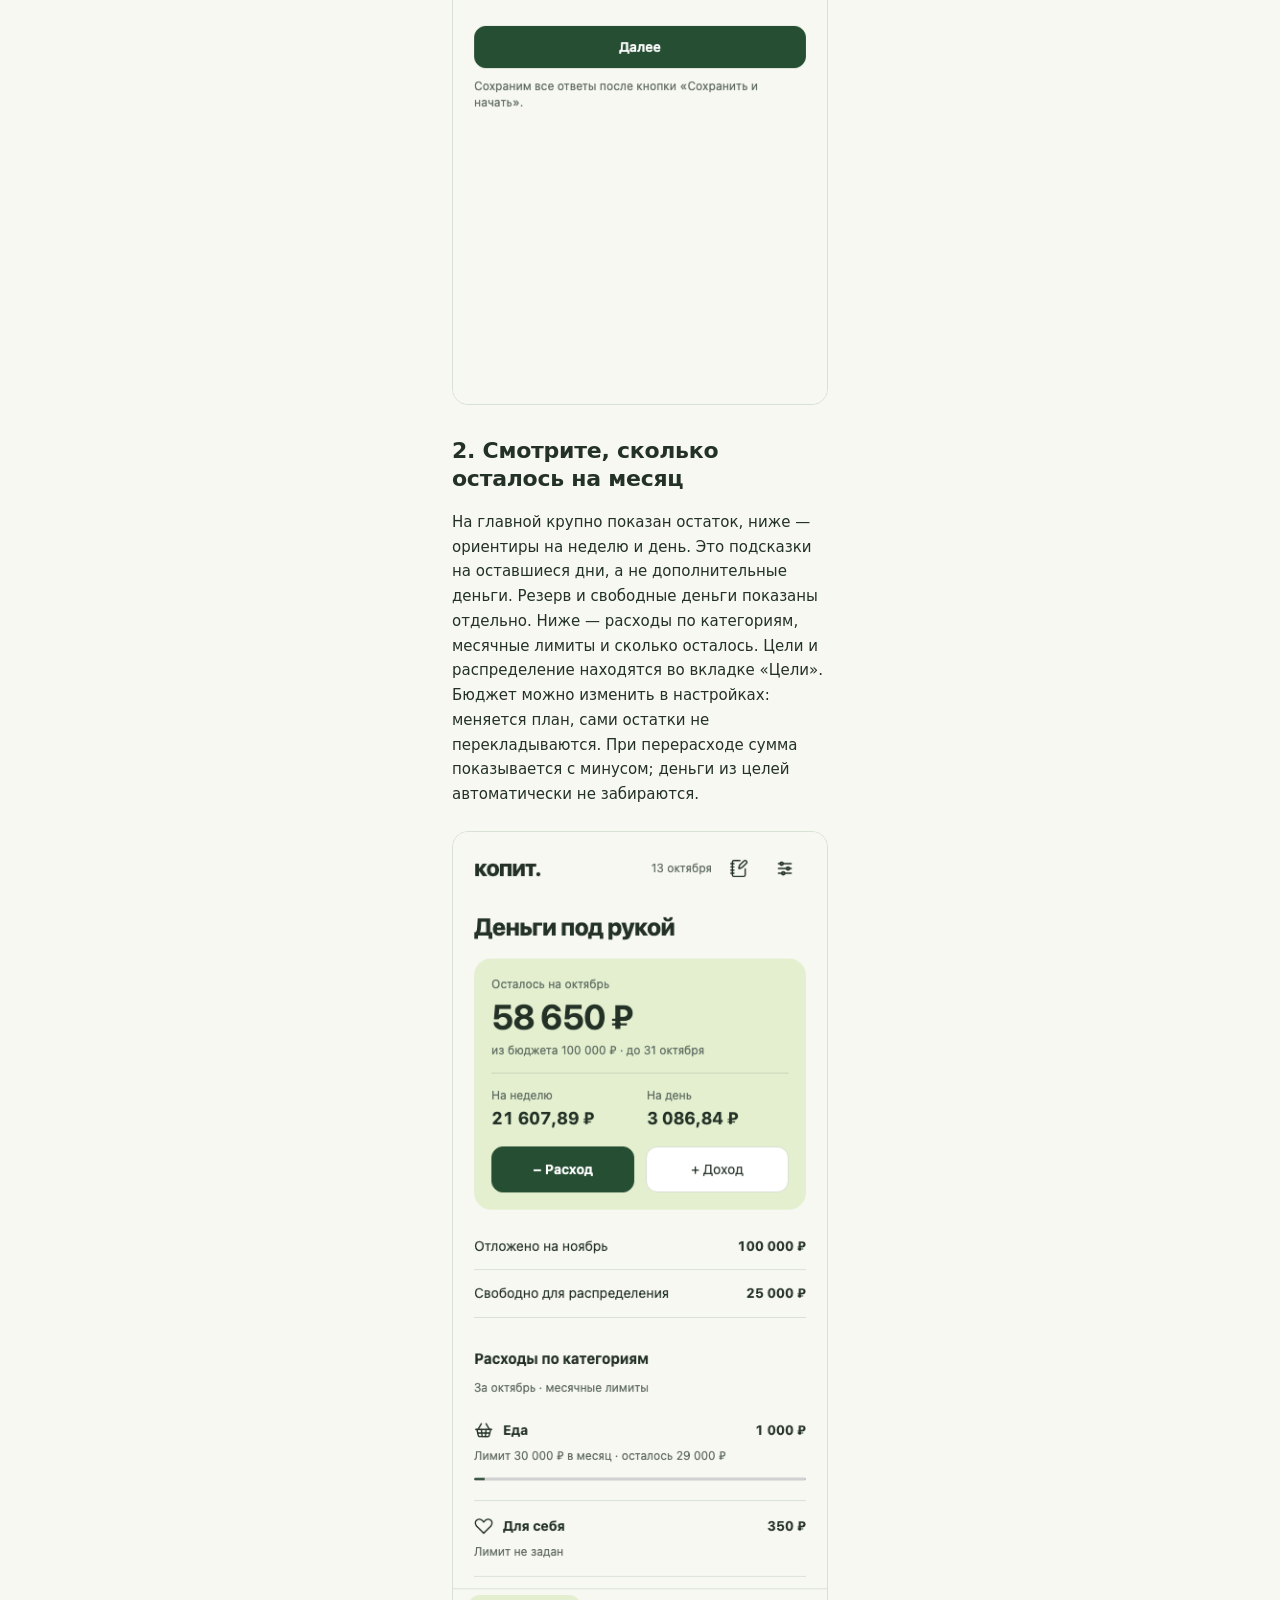
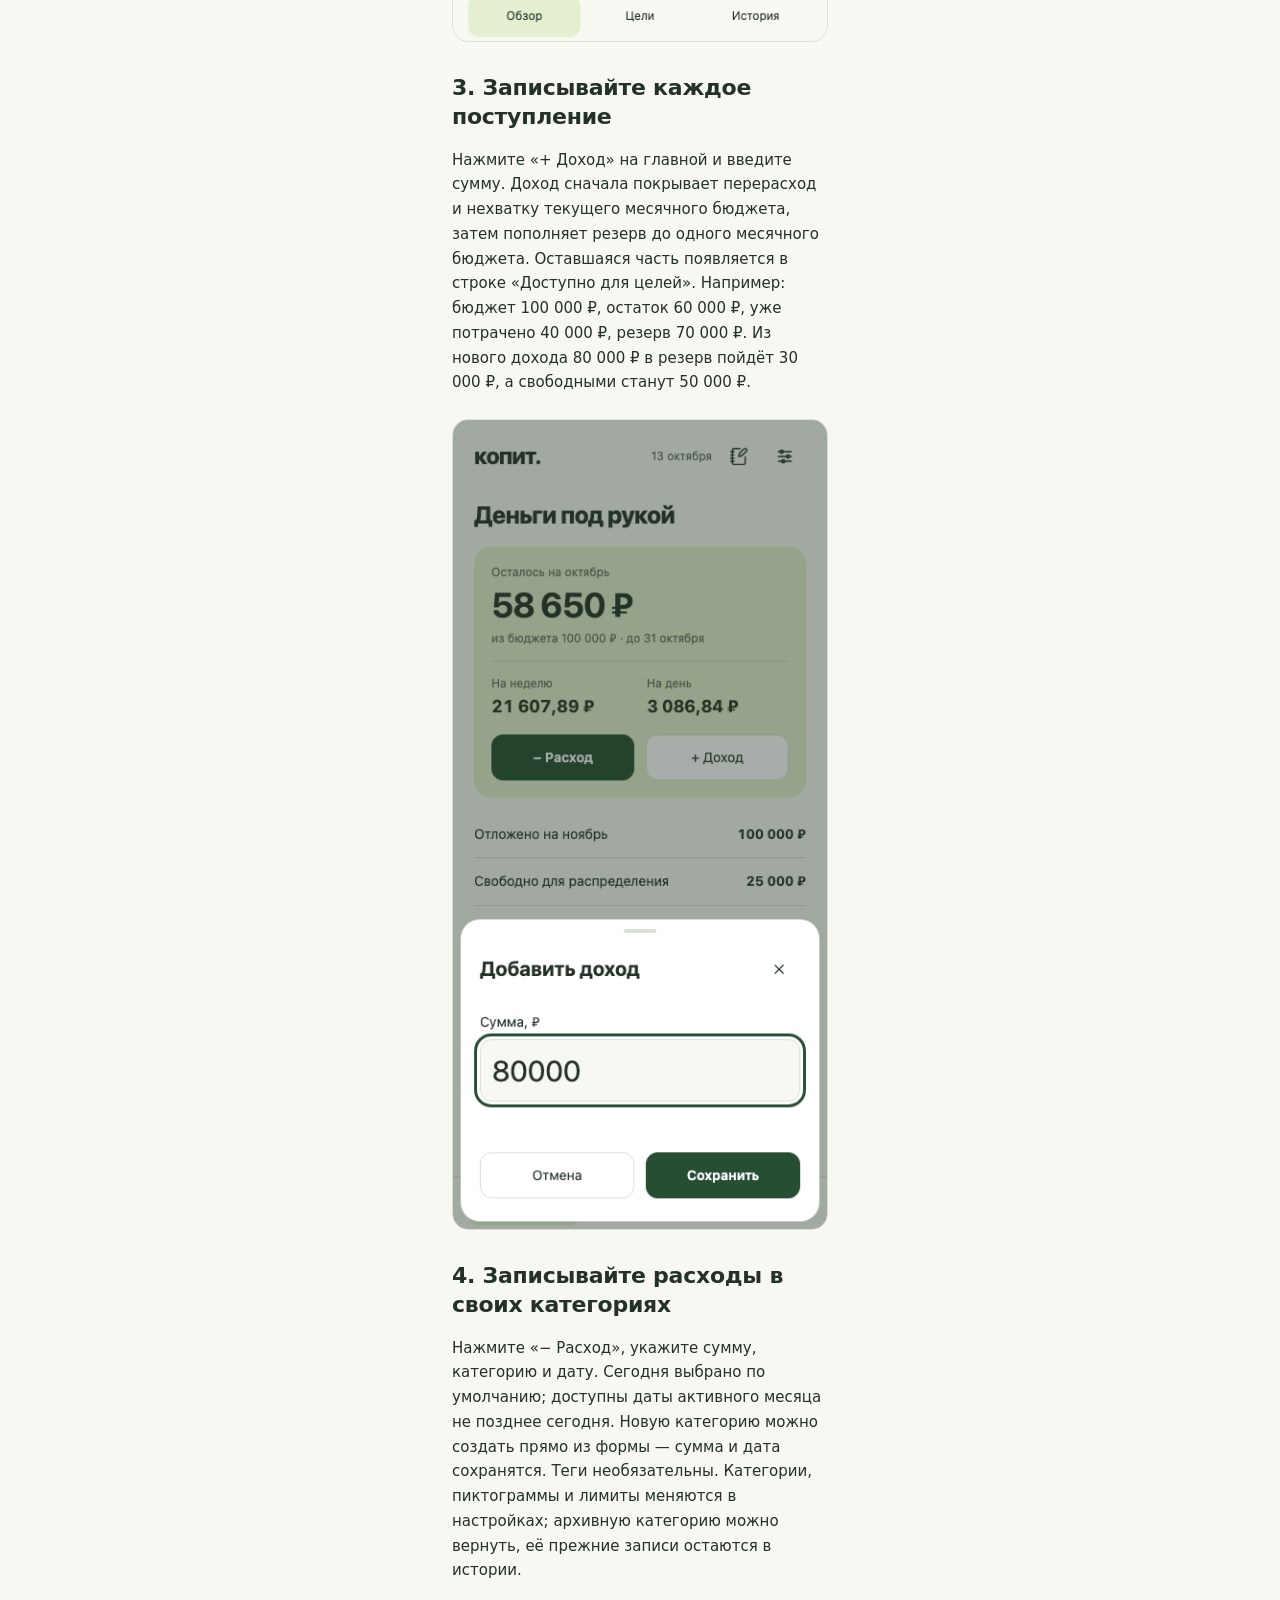
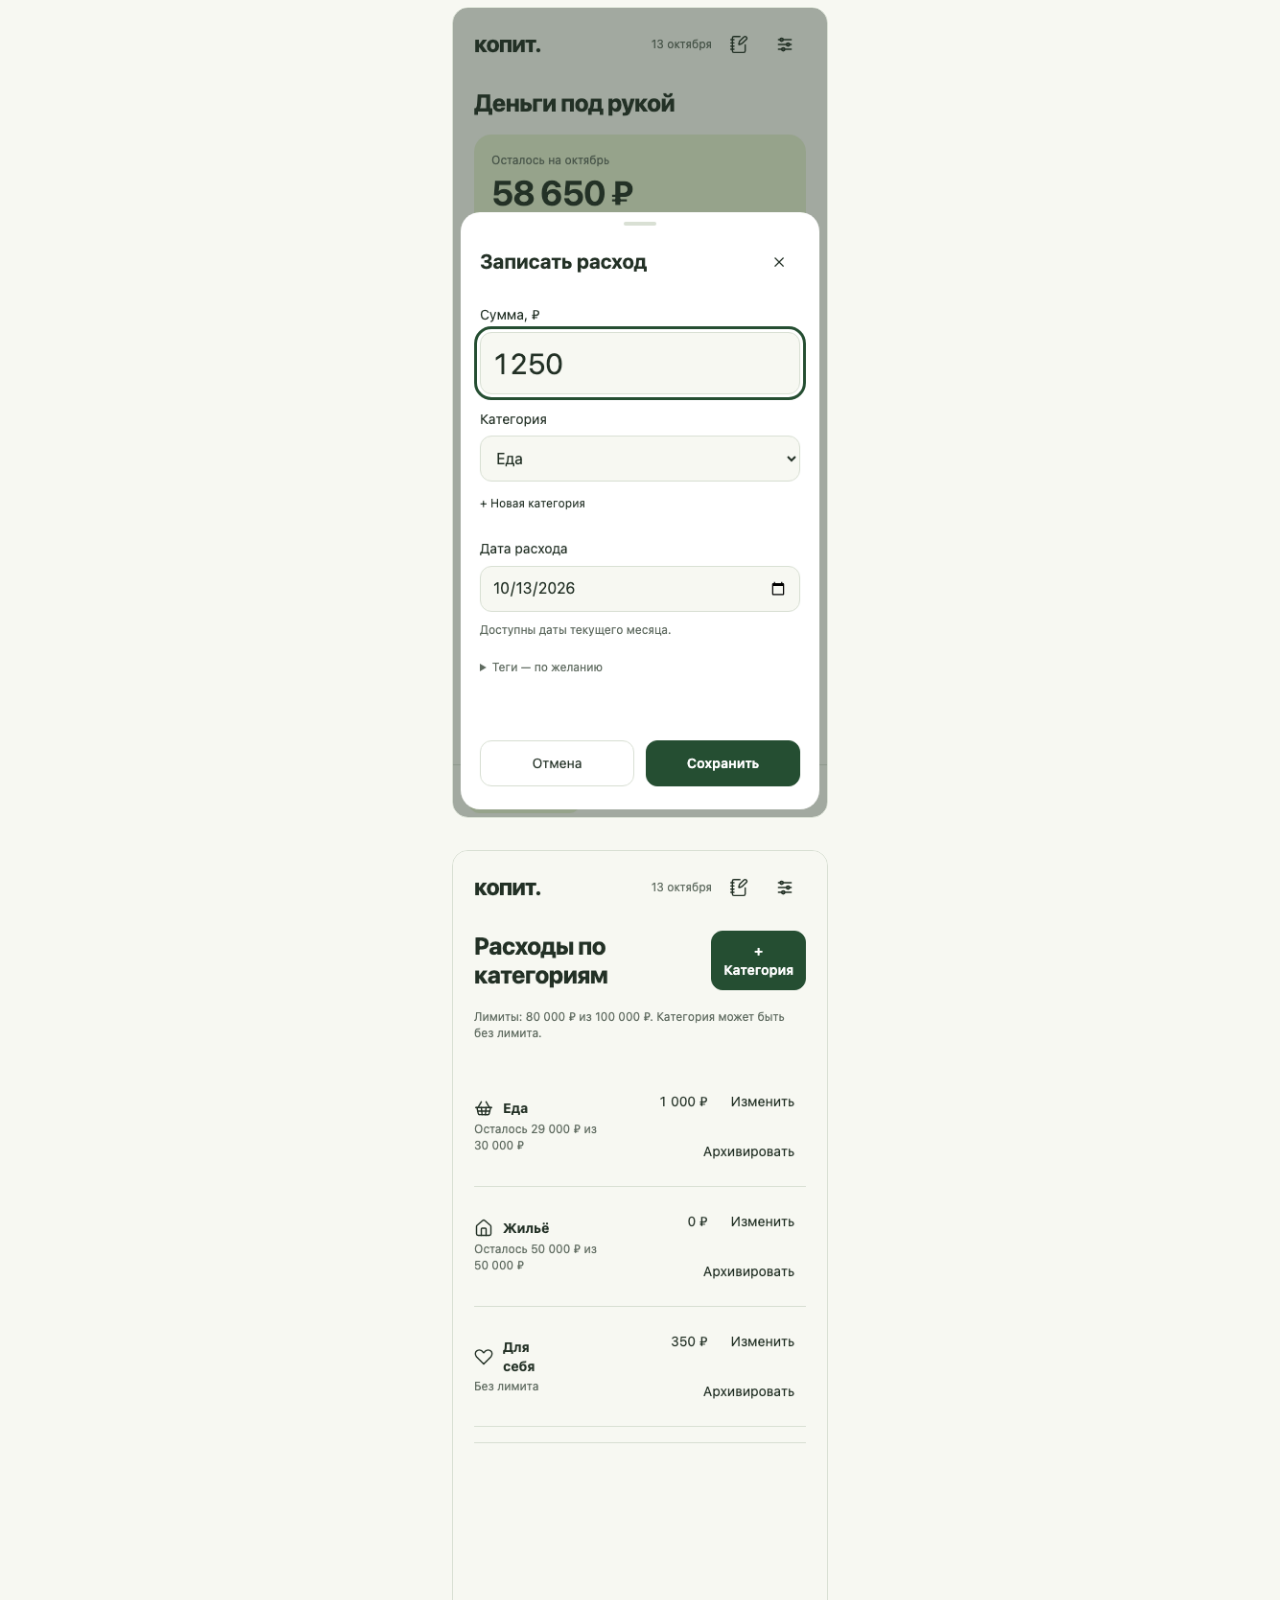
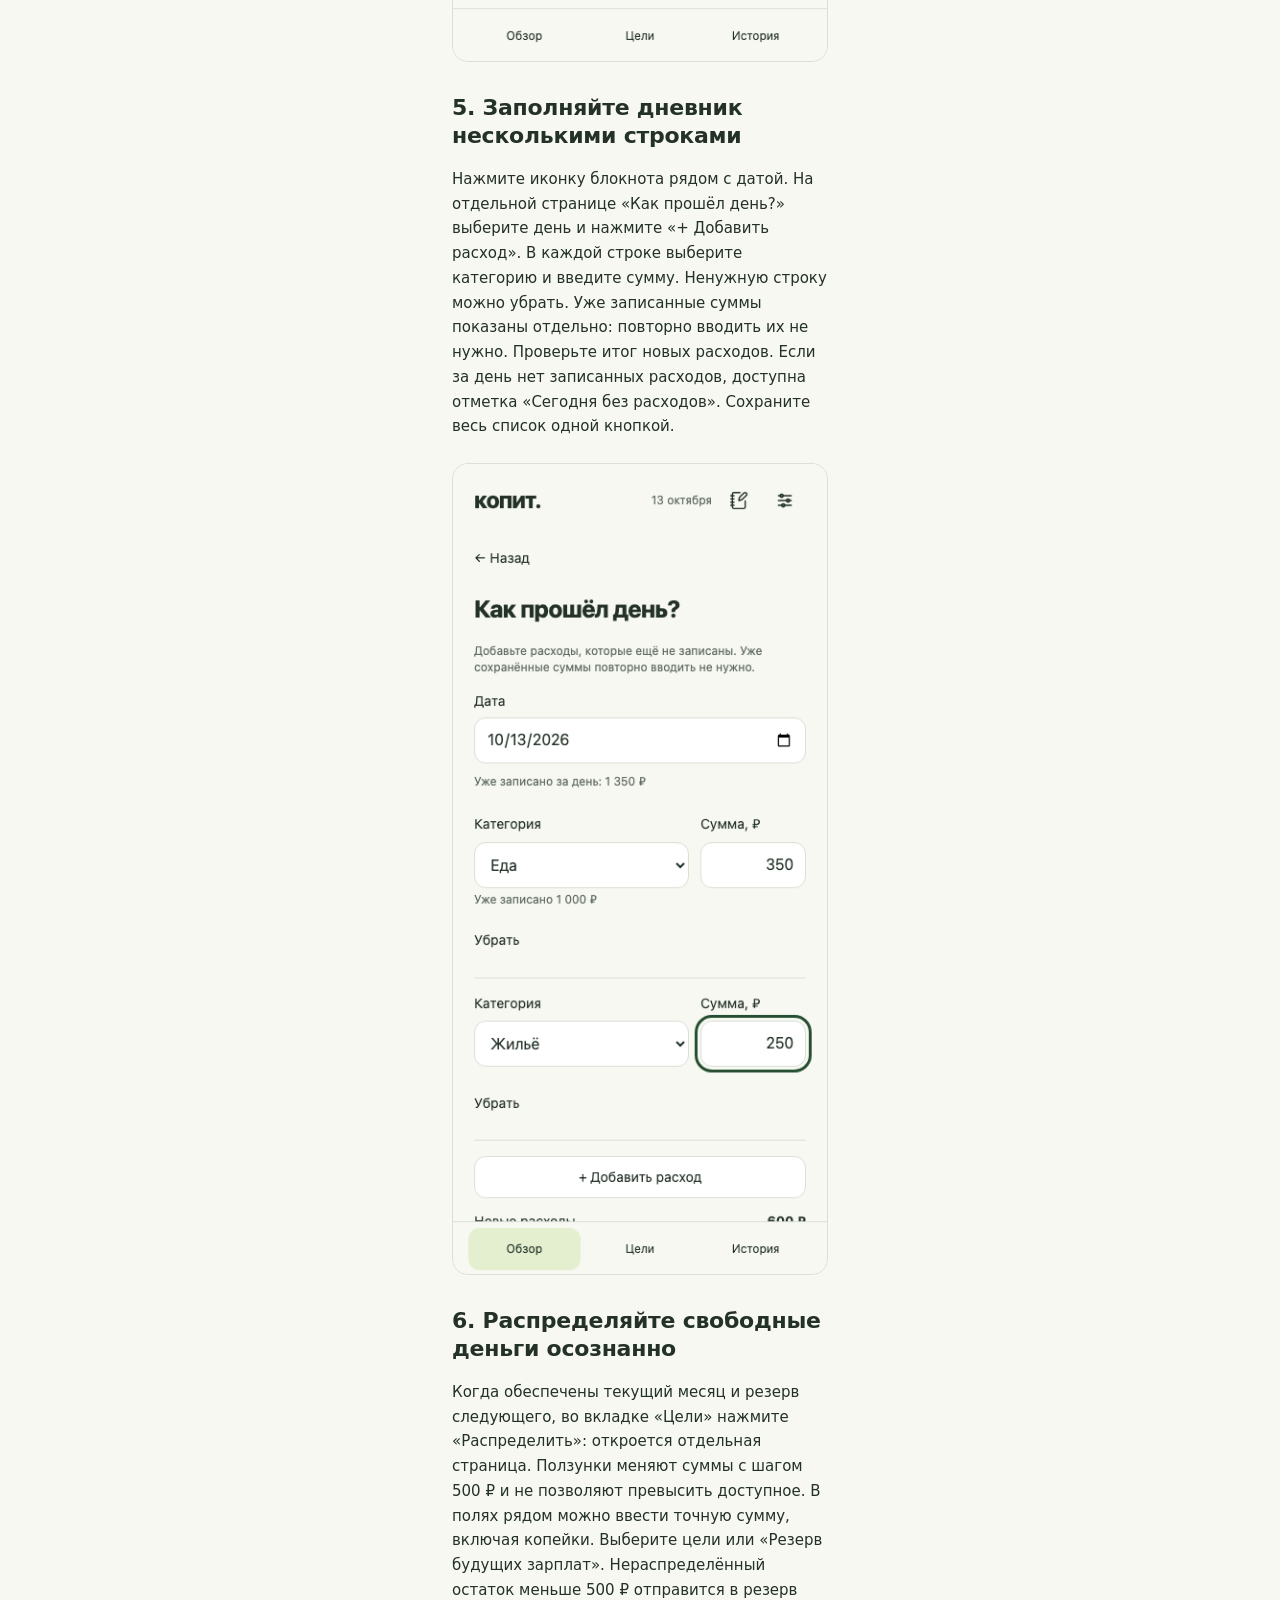
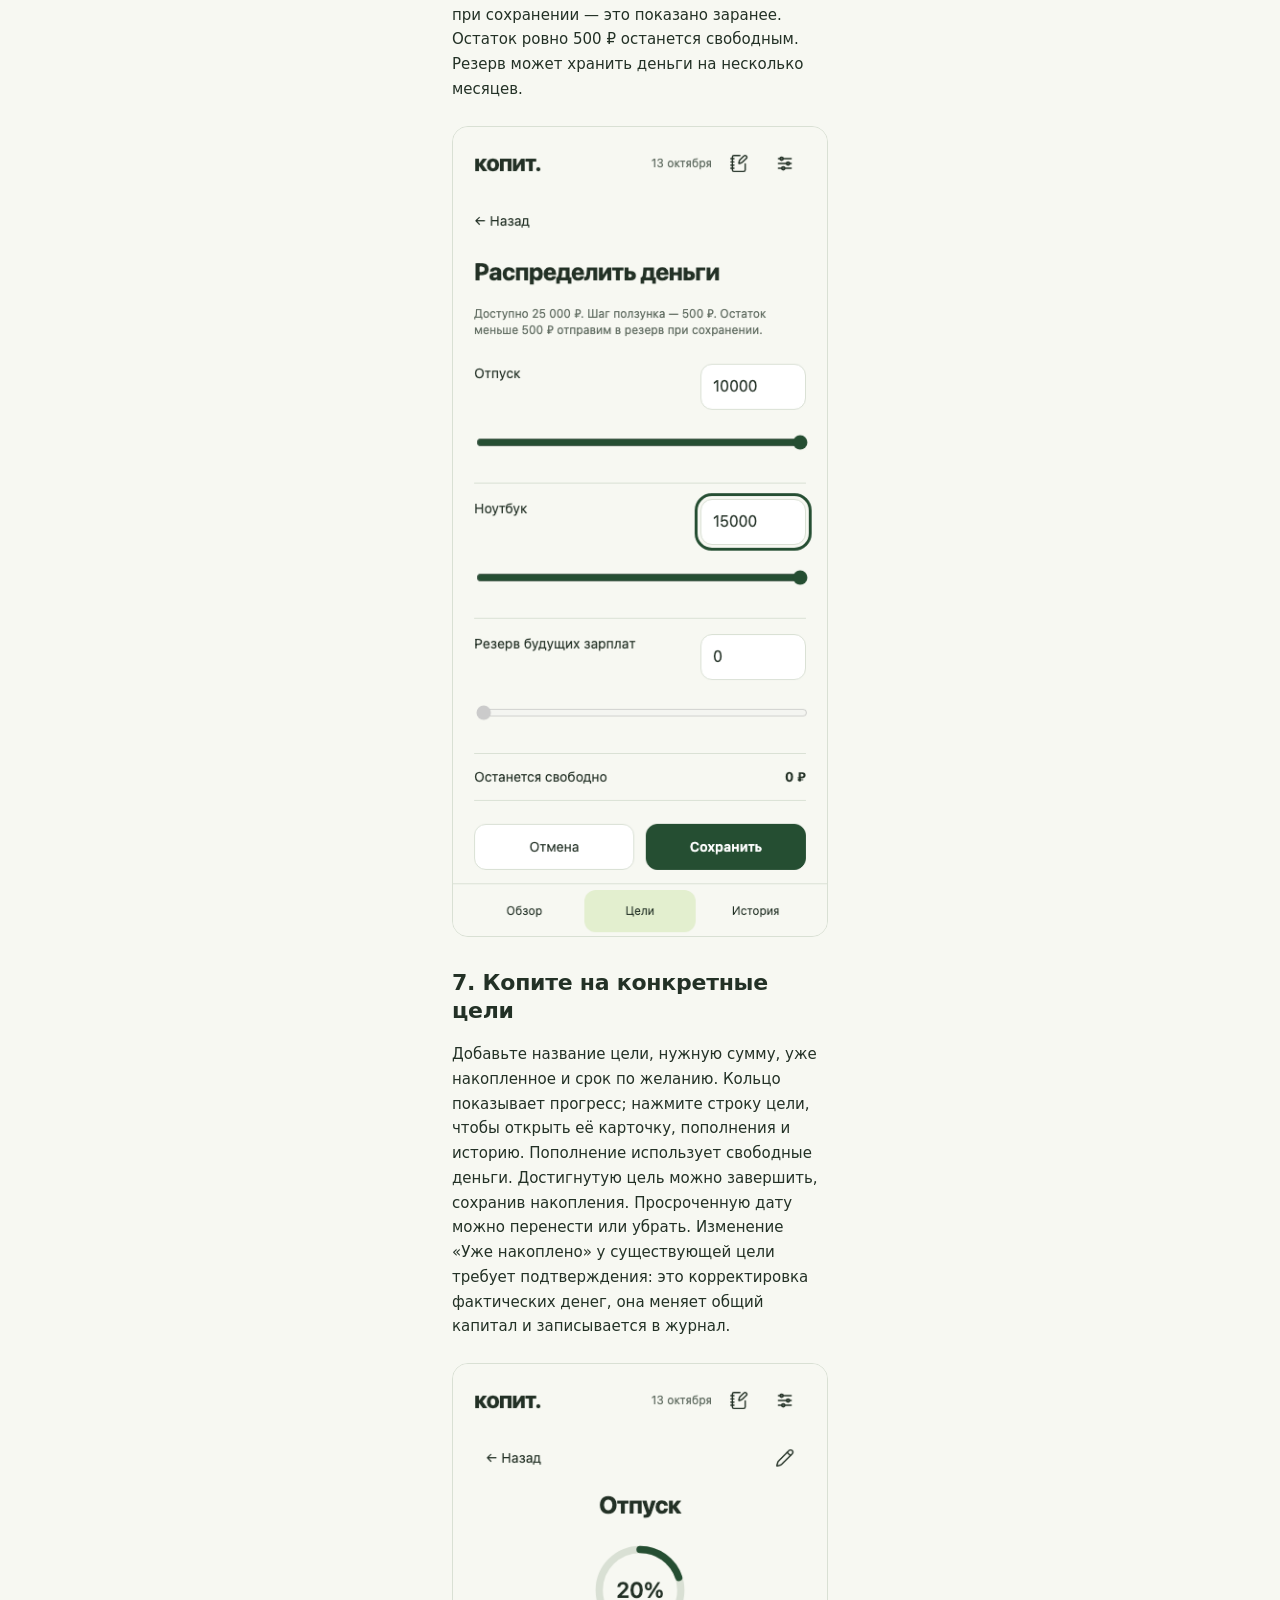
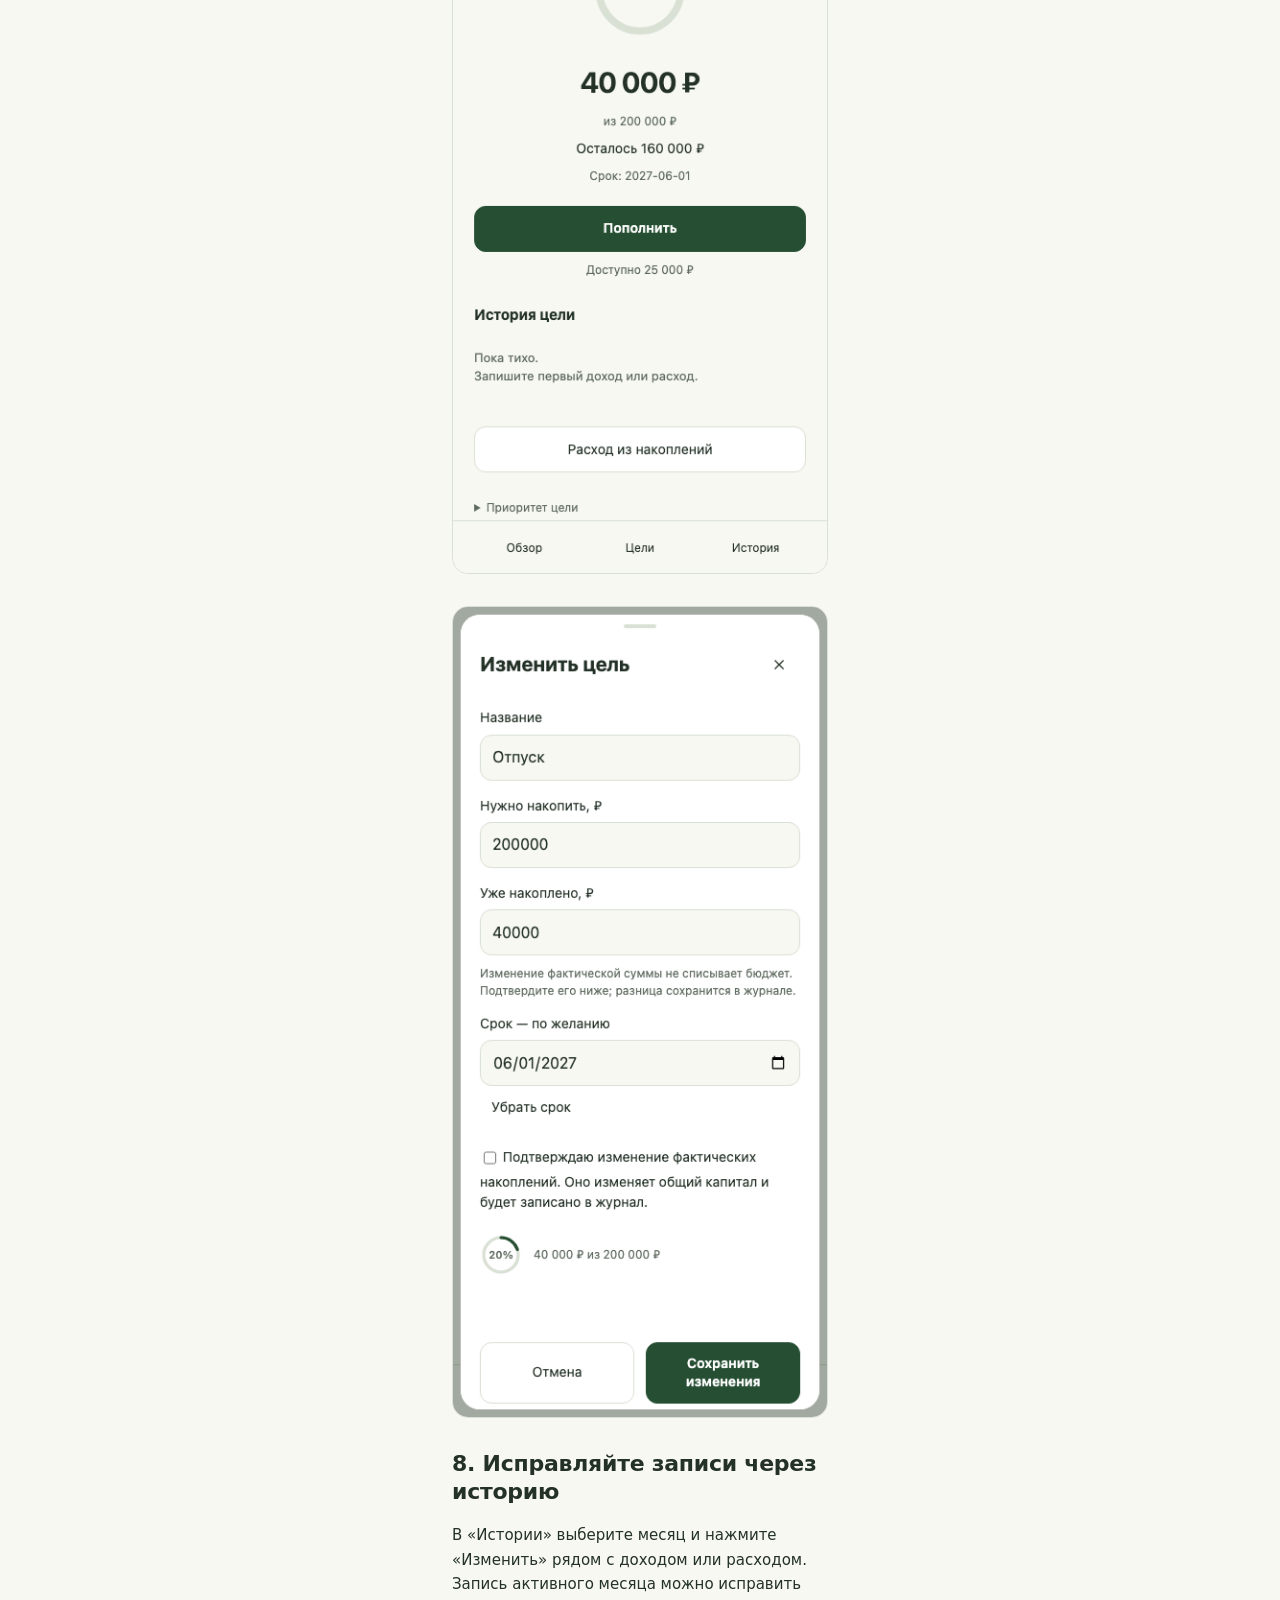
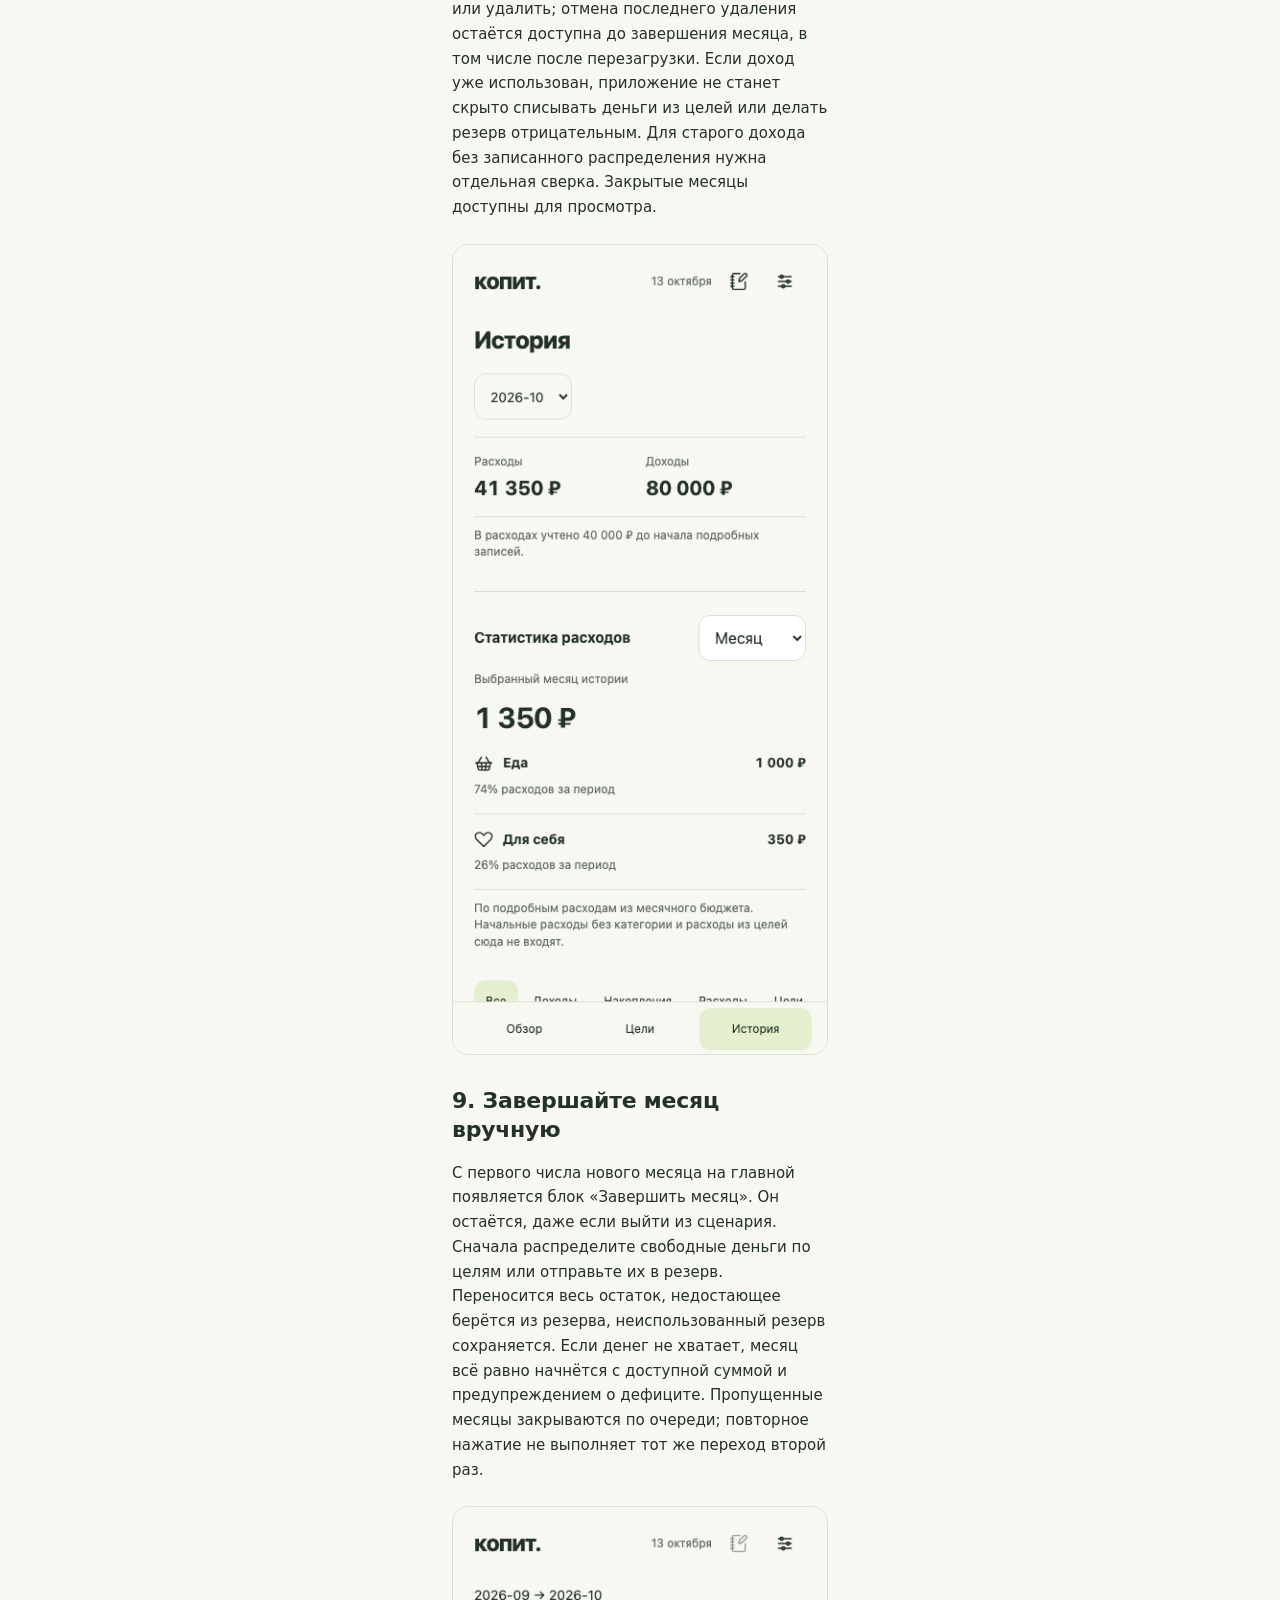
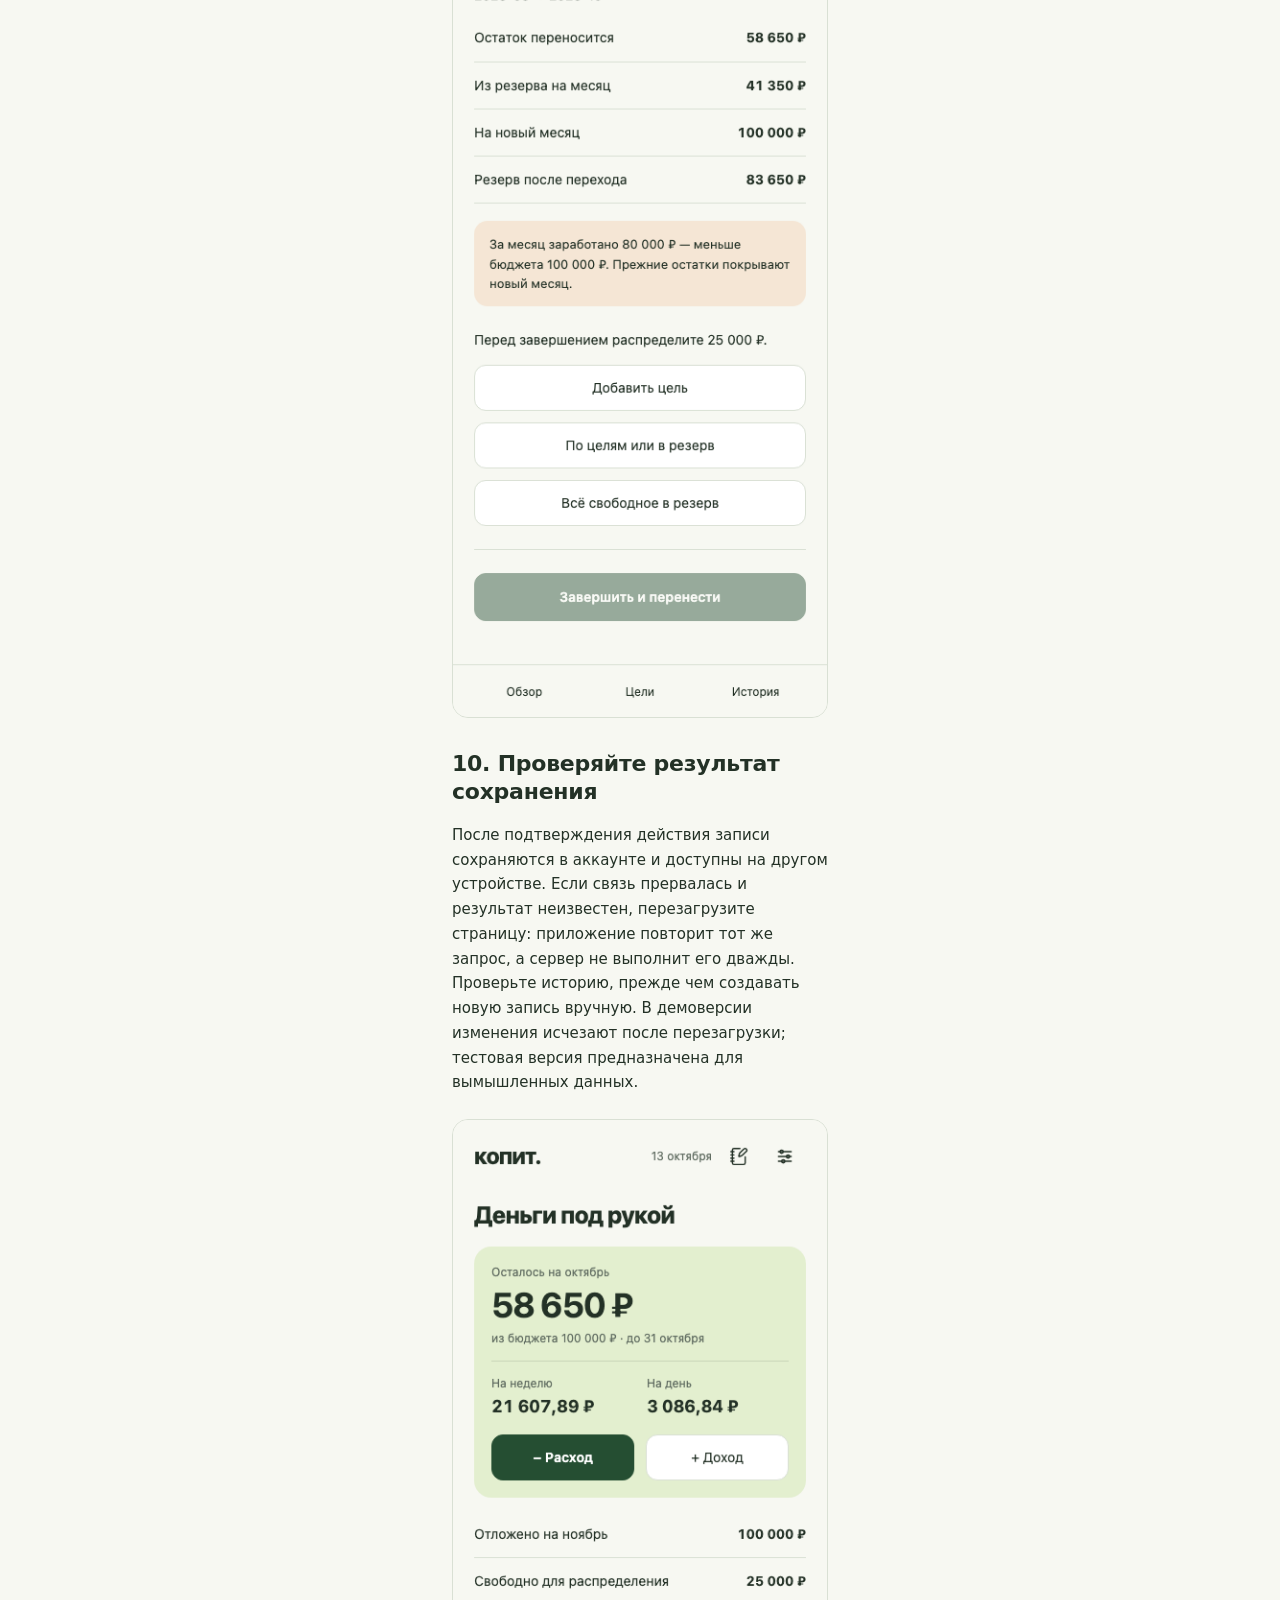
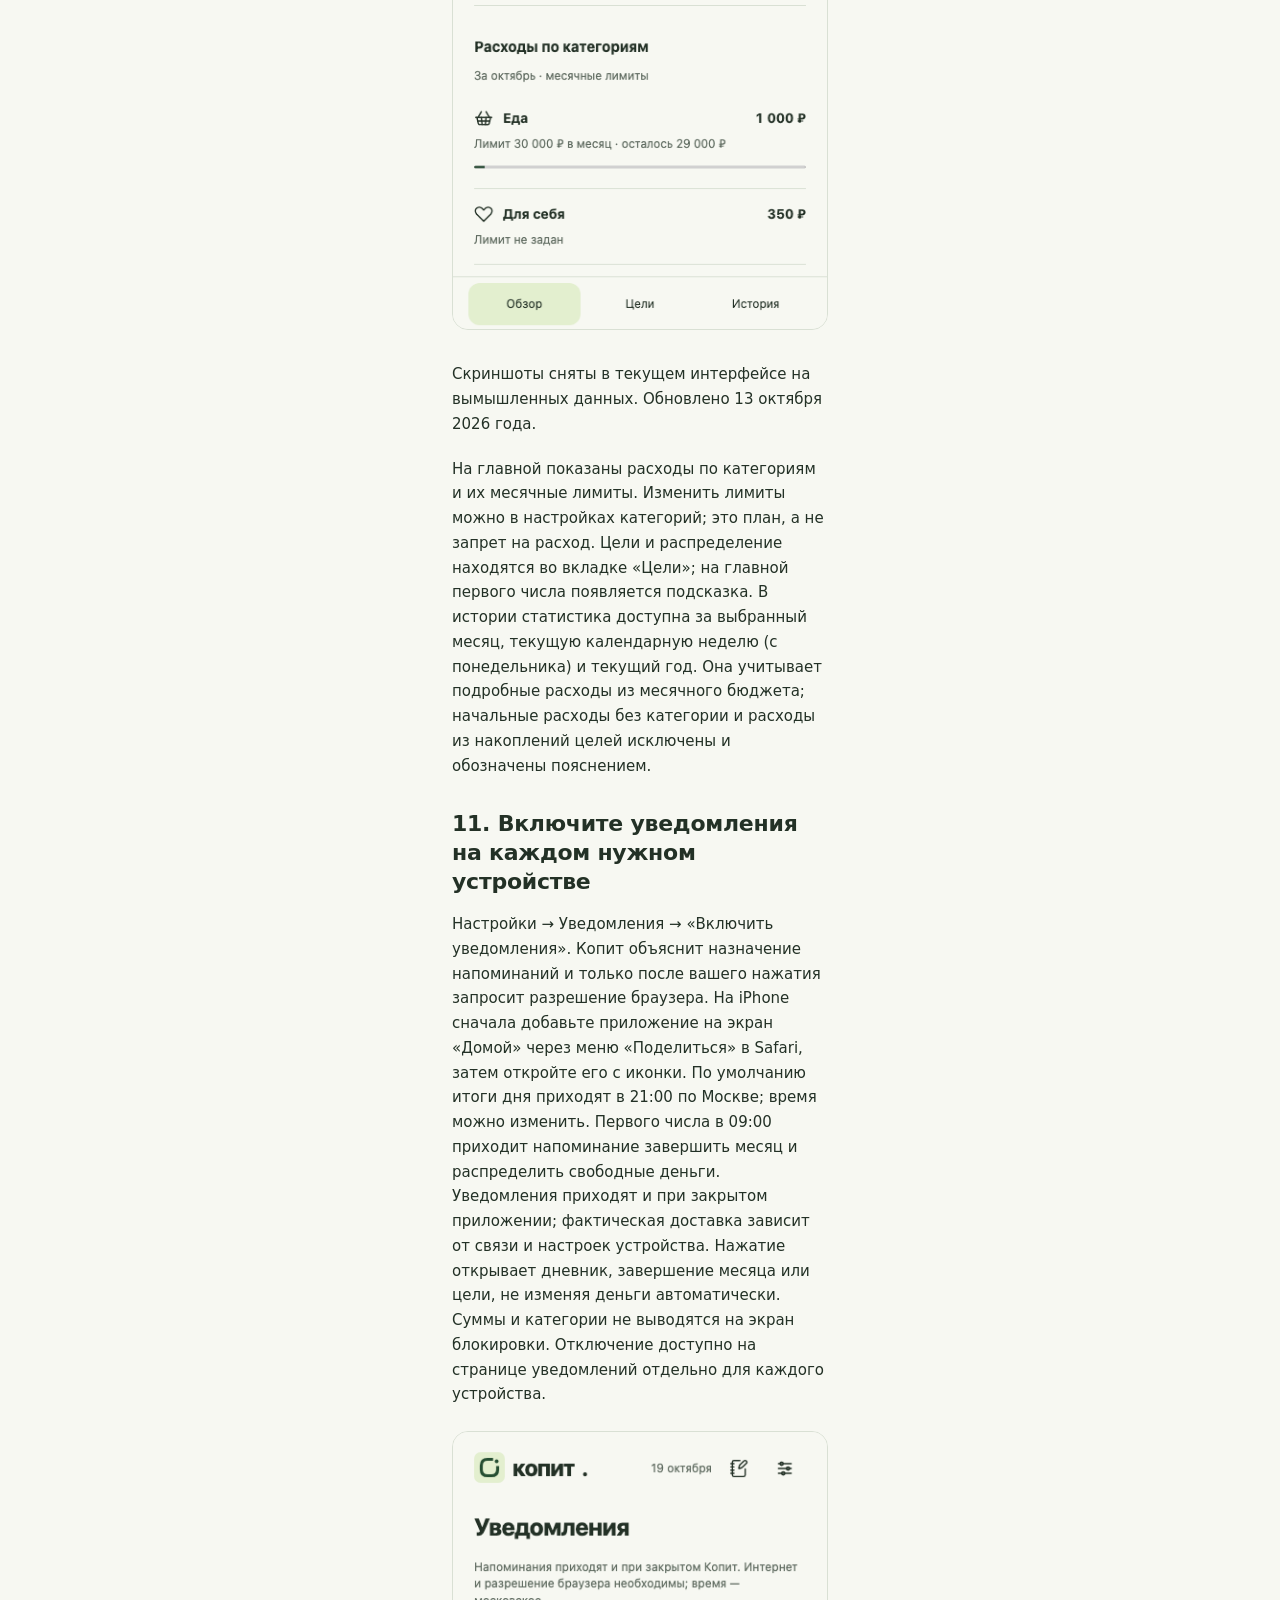
<file: docs/app/guide.html>
<!doctype html><html lang="ru"><head><meta charset="utf-8"><meta name="viewport" content="width=device-width,initial-scale=1"><title>Как пользоваться Копит</title><link rel="stylesheet" href="./style.css"><style>.user-guide{line-height:1.65}.user-guide h2{font-size:22px;line-height:1.3;margin:32px 0 16px}.user-guide p{margin:12px 0 20px}.user-guide li{margin:12px 0}.user-guide figure{margin:24px 0 32px}.user-guide img{display:block;width:100%;border:1px solid var(--line);border-radius:16px}.guide-open{display:inline-block;min-height:44px;padding:12px 0}</style></head><body><header class="header"><a class="logo" href="./">копит</a></header><main class="user-guide"><h1>Как пользоваться «Копит»</h1><h2>Суть подхода: зарплата самому себе</h2><p>Доход может приходить нерегулярно, а расходы на жизнь повторяются каждый месяц. Вы выбираете месячный бюджет и отделяете деньги на жизнь от резерва будущих месяцев и накоплений на цели. Так вы ориентируетесь на понятную сумму расходов, а не на размер последнего поступления.</p><p>Бюджет — план: приложение распределяет только деньги, которые у вас действительно есть.</p><ul><li><strong>Остаток месяца</strong> — на повседневные расходы до его конца.</li><li><strong>Резерв</strong> — на будущие месяцы; он может быть больше одной зарплаты.</li><li><strong>Цели</strong> — отдельные накопления на конкретные покупки и планы.</li></ul><p>Новый доход сначала обеспечивает месяц и минимальный резерв. Оставшуюся свободную сумму вы направляете на цели или дополнительный запас.</p><h2>1. Начните с фактических денег</h2><p>При первом входе задайте бюджет на месяц, укажите уже потраченное и сколько денег действительно есть. Разделите их на остаток текущего месяца и резерв. Накопления целей укажите отдельно, не учитывая их повторно в общей сумме. Категории и их лимиты необязательны. Проверьте итог и нажмите «Сохранить и начать»: стартовые остатки сохранятся вместе, без фиктивных доходов и расходов.</p><figure><img src="./tutorial-setup.png" alt="Первоначальная настройка: месячный бюджет" loading="lazy"></figure><h2>2. Смотрите, сколько осталось на месяц</h2><p>На главной крупно показан остаток, ниже — ориентиры на неделю и день. Это подсказки на оставшиеся дни, а не дополнительные деньги. Резерв и свободные деньги показаны отдельно. Ниже — расходы по категориям, месячные лимиты и сколько осталось. Цели и распределение находятся во вкладке «Цели». Бюджет можно изменить в настройках: меняется план, сами остатки не перекладываются. При перерасходе сумма показывается с минусом; деньги из целей автоматически не забираются.</p><figure><img src="./tutorial-budget.png" alt="Главная с остатком, резервом и месячными лимитами категорий" loading="lazy"></figure><h2>3. Записывайте каждое поступление</h2><p>Нажмите «+ Доход» на главной и введите сумму. Доход сначала покрывает перерасход и нехватку текущего месячного бюджета, затем пополняет резерв до одного месячного бюджета. Оставшаяся часть появляется в строке «Доступно для целей». Например: бюджет 100 000 ₽, остаток 60 000 ₽, уже потрачено 40 000 ₽, резерв 70 000 ₽. Из нового дохода 80 000 ₽ в резерв пойдёт 30 000 ₽, а свободными станут 50 000 ₽.</p><figure><img src="./tutorial-income.png" alt="Нижнее окно добавления дохода с одним полем суммы" loading="lazy"></figure><h2>4. Записывайте расходы в своих категориях</h2><p>Нажмите «− Расход», укажите сумму, категорию и дату. Сегодня выбрано по умолчанию; доступны даты активного месяца не позднее сегодня. Новую категорию можно создать прямо из формы — сумма и дата сохранятся. Теги необязательны. Категории, пиктограммы и лимиты меняются в настройках; архивную категорию можно вернуть, её прежние записи остаются в истории.</p><figure><img src="./tutorial-expense.png" alt="Новая форма расхода: сумма, категория и изменяемая дата" loading="lazy"></figure><figure><img src="./tutorial-categories.png" alt="Категории расходов с пиктограммами и лимитами" loading="lazy"></figure><h2>5. Заполняйте дневник несколькими строками</h2><p>Нажмите иконку блокнота рядом с датой. На отдельной странице «Как прошёл день?» выберите день и нажмите «+ Добавить расход». В каждой строке выберите категорию и введите сумму. Ненужную строку можно убрать. Уже записанные суммы показаны отдельно: повторно вводить их не нужно. Проверьте итог новых расходов. Если за день нет записанных расходов, доступна отметка «Сегодня без расходов». Сохраните весь список одной кнопкой.</p><figure><img src="./tutorial-daily.png" alt="Дневник расходов с несколькими строками и итоговой суммой" loading="lazy"></figure><h2>6. Распределяйте свободные деньги осознанно</h2><p>Когда обеспечены текущий месяц и резерв следующего, во вкладке «Цели» нажмите «Распределить»: откроется отдельная страница. Ползунки меняют суммы с шагом 500 ₽ и не позволяют превысить доступное. В полях рядом можно ввести точную сумму, включая копейки. Выберите цели или «Резерв будущих зарплат». Нераспределённый остаток меньше 500 ₽ отправится в резерв при сохранении — это показано заранее. Остаток ровно 500 ₽ останется свободным. Резерв может хранить деньги на несколько месяцев.</p><figure><img src="./tutorial-allocation.png" alt="Актуальное распределение с ползунками, точными суммами и строкой резерва" loading="lazy"></figure><h2>7. Копите на конкретные цели</h2><p>Добавьте название цели, нужную сумму, уже накопленное и срок по желанию. Кольцо показывает прогресс; нажмите строку цели, чтобы открыть её карточку, пополнения и историю. Пополнение использует свободные деньги. Достигнутую цель можно завершить, сохранив накопления. Просроченную дату можно перенести или убрать. Изменение «Уже накоплено» у существующей цели требует подтверждения: это корректировка фактических денег, она меняет общий капитал и записывается в журнал.</p><figure><img src="./tutorial-goals.png" alt="Карточка цели с кольцом прогресса, остатком и историей" loading="lazy"></figure><figure><img src="./tutorial-goaledit.png" alt="Редактирование цели со сроком и подтверждением корректировки" loading="lazy"></figure><h2>8. Исправляйте записи через историю</h2><p>В «Истории» выберите месяц и нажмите «Изменить» рядом с доходом или расходом. Запись активного месяца можно исправить или удалить; отмена последнего удаления остаётся доступна до завершения месяца, в том числе после перезагрузки. Если доход уже использован, приложение не станет скрыто списывать деньги из целей или делать резерв отрицательным. Для старого дохода без записанного распределения нужна отдельная сверка. Закрытые месяцы доступны для просмотра.</p><figure><img src="./tutorial-history.png" alt="Актуальная история по дням с суммами и действиями исправления" loading="lazy"></figure><h2>9. Завершайте месяц вручную</h2><p>С первого числа нового месяца на главной появляется блок «Завершить месяц». Он остаётся, даже если выйти из сценария. Сначала распределите свободные деньги по целям или отправьте их в резерв. Переносится весь остаток, недостающее берётся из резерва, неиспользованный резерв сохраняется. Если денег не хватает, месяц всё равно начнётся с доступной суммой и предупреждением о дефиците. Пропущенные месяцы закрываются по очереди; повторное нажатие не выполняет тот же переход второй раз.</p><figure><img src="./tutorial-month.png" alt="Ручное завершение месяца с переносом остатков и отдельными кнопками распределения" loading="lazy"></figure><h2>10. Проверяйте результат сохранения</h2><p>После подтверждения действия записи сохраняются в аккаунте и доступны на другом устройстве. Если связь прервалась и результат неизвестен, перезагрузите страницу: приложение повторит тот же запрос, а сервер не выполнит его дважды. Проверьте историю, прежде чем создавать новую запись вручную. В демоверсии изменения исчезают после перезагрузки; тестовая версия предназначена для вымышленных данных.</p><figure><img src="./tutorial-reserve.png" alt="Главная после загрузки с отдельными суммами месяца, резерва и целей" loading="lazy"></figure><p>Скриншоты сняты в текущем интерфейсе на вымышленных данных. Обновлено 13 октября 2026 года.</p><p>На главной показаны расходы по категориям и их месячные лимиты. Изменить лимиты можно в настройках категорий; это план, а не запрет на расход. Цели и распределение находятся во вкладке «Цели»; на главной первого числа появляется подсказка. В истории статистика доступна за выбранный месяц, текущую календарную неделю (с понедельника) и текущий год. Она учитывает подробные расходы из месячного бюджета; начальные расходы без категории и расходы из накоплений целей исключены и обозначены пояснением.</p><h2>11. Включите уведомления на каждом нужном устройстве</h2><p>Настройки → Уведомления → «Включить уведомления». Копит объяснит назначение напоминаний и только после вашего нажатия запросит разрешение браузера. На iPhone сначала добавьте приложение на экран «Домой» через меню «Поделиться» в Safari, затем откройте его с иконки. По умолчанию итоги дня приходят в 21:00 по Москве; время можно изменить. Первого числа в 09:00 приходит напоминание завершить месяц и распределить свободные деньги. Уведомления приходят и при закрытом приложении; фактическая доставка зависит от связи и настроек устройства. Нажатие открывает дневник, завершение месяца или цели, не изменяя деньги автоматически. Суммы и категории не выводятся на экран блокировки. Отключение доступно на странице уведомлений отдельно для каждого устройства.</p><figure><img src="./tutorial-notifications.png" alt="Настройки уведомлений на вымышленных данных" loading="lazy"></figure><h2>Участники общего аккаунта</h2><p>В «Настройки → Участники» добавьте имена тех, кто ведёт бюджет. На каждом устройстве выберите, кто им пользуется: выбор запоминается в этом браузере и не переключает участника на других устройствах. Вход по почте остаётся общим.</p><p>Все доходы, расходы, резерв и деньги для целей общие. Участник — это отметка для истории и статистики, а не отдельный кошелёк. В истории можно выбрать участника и посмотреть его операции и расходы за период. Старые записи остаются без участника.</p><p>При создании или изменении цели выберите «Общая цель» либо имя владельца личной цели. И общие, и личные цели пополняются из общих свободных денег. Общие цели видны всем, личные — только когда выбран их владелец. В режиме «Общий просмотр» личные цели скрыты. Это фильтр интерфейса, а не отдельные права доступа: любой вошедший по общей почте может переключить участника; выгрузка аккаунта содержит все данные. Изменение имени участника сохраняет связь с его записями и целями.</p><h2>Порядок и приоритет целей</h2><p>Во вкладке «Цели» зажмите ручку слева от названия и перетащите цель выше или ниже. Выше в списке — выше приоритет. Порядок сохраняется после отпускания и доступен с других устройств аккаунта.</p><p>Либо удерживайте саму строку цели две секунды: она выделится, после чего её можно переместить. Кнопка справа открывает карточку цели. Кнопок «Выше/Ниже» по нажатию больше нет. С клавиатуры сфокусируйте ручку и используйте стрелки вверх/вниз. Escape отменяет перетаскивание. Если сохранение не удалось, приложение вернёт сохранённый порядок и покажет причину.</p><p>Личные цели других участников не показываются и не переставляются. Изменение порядка не перемещает деньги и не выполняет распределение автоматически.</p><h2>Ввод сумм на телефоне</h2><p>Поля сумм используют цифровую клавиатуру с десятичным разделителем. Начальный ноль очищается при нажатии на поле; ненулевые сохранённые суммы остаются на месте. Если выйти из поля, не вводя ничего вместо нуля, прежний ноль восстановится. Лишние нули перед целой частью убираются, суммы с копейками можно вводить через запятую или точку.</p><a class="guide-open" href="./">Открыть приложение →</a></main></body></html>
</file>
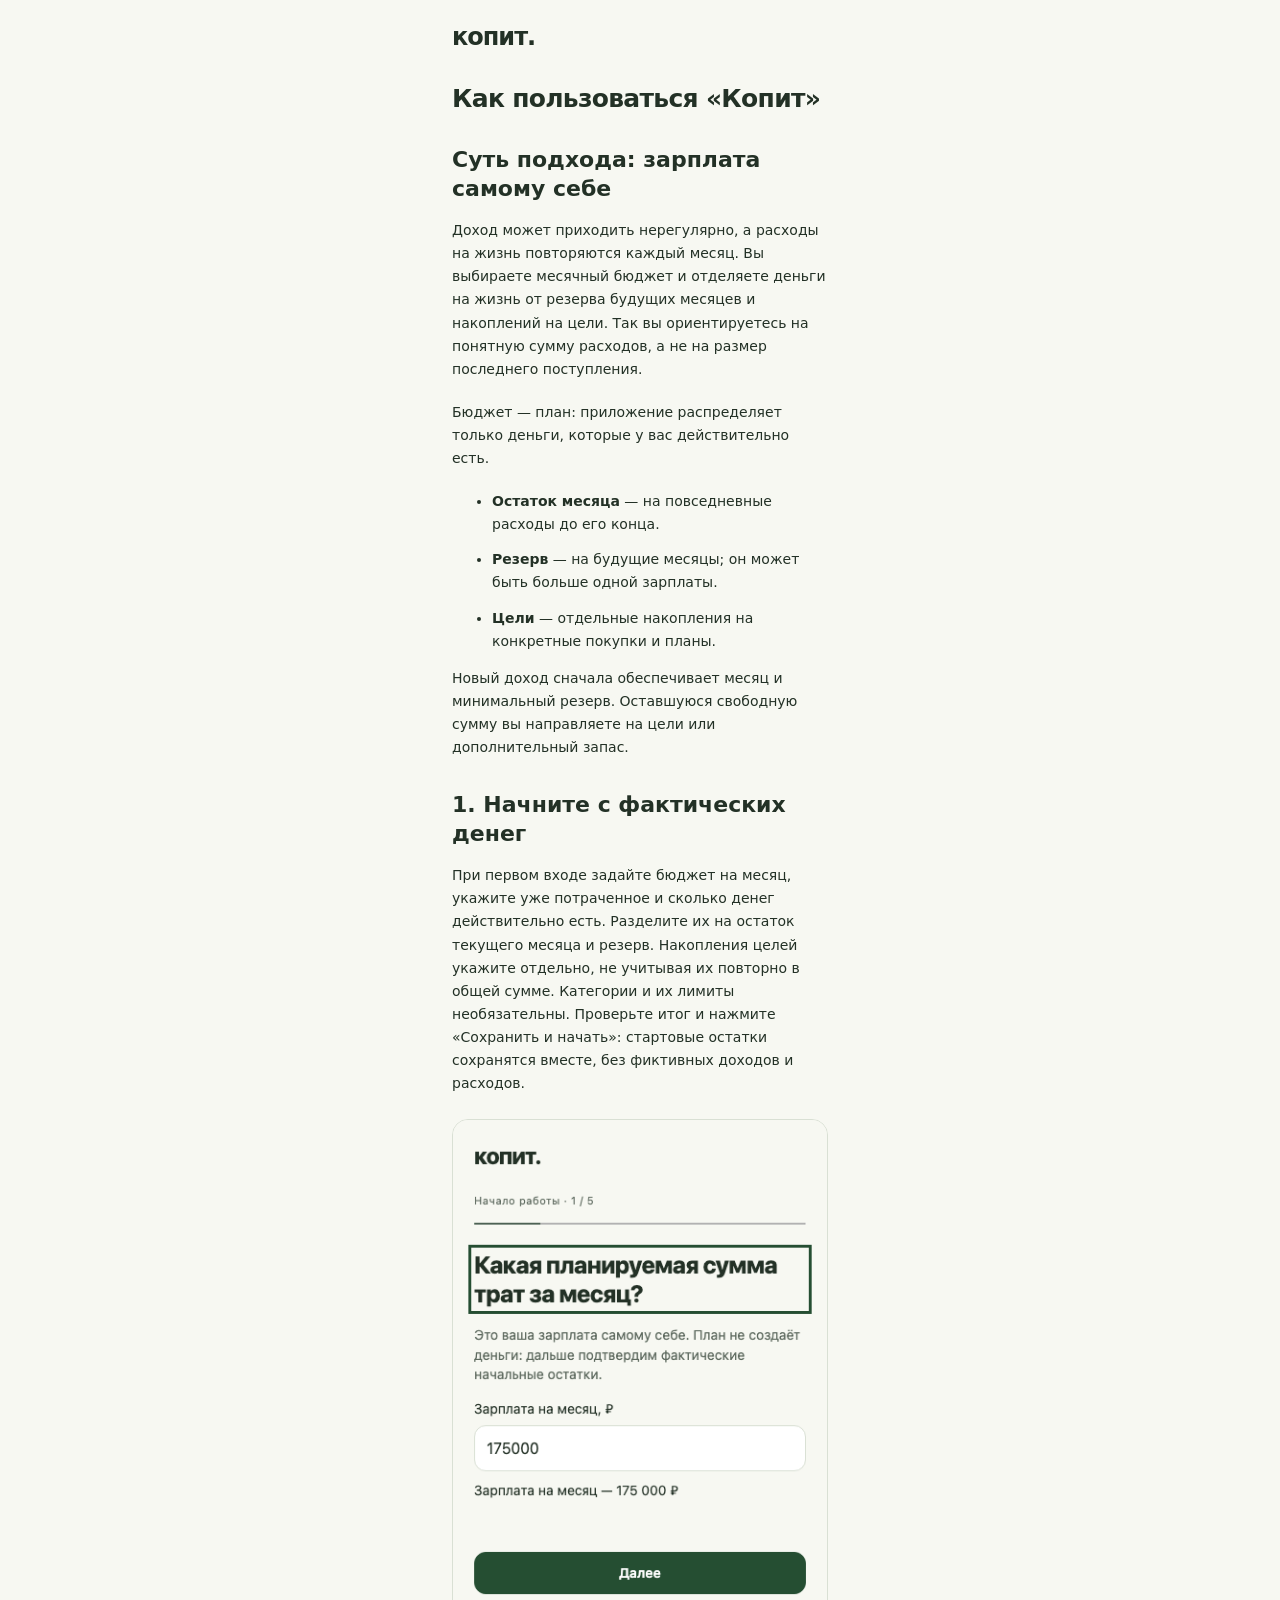
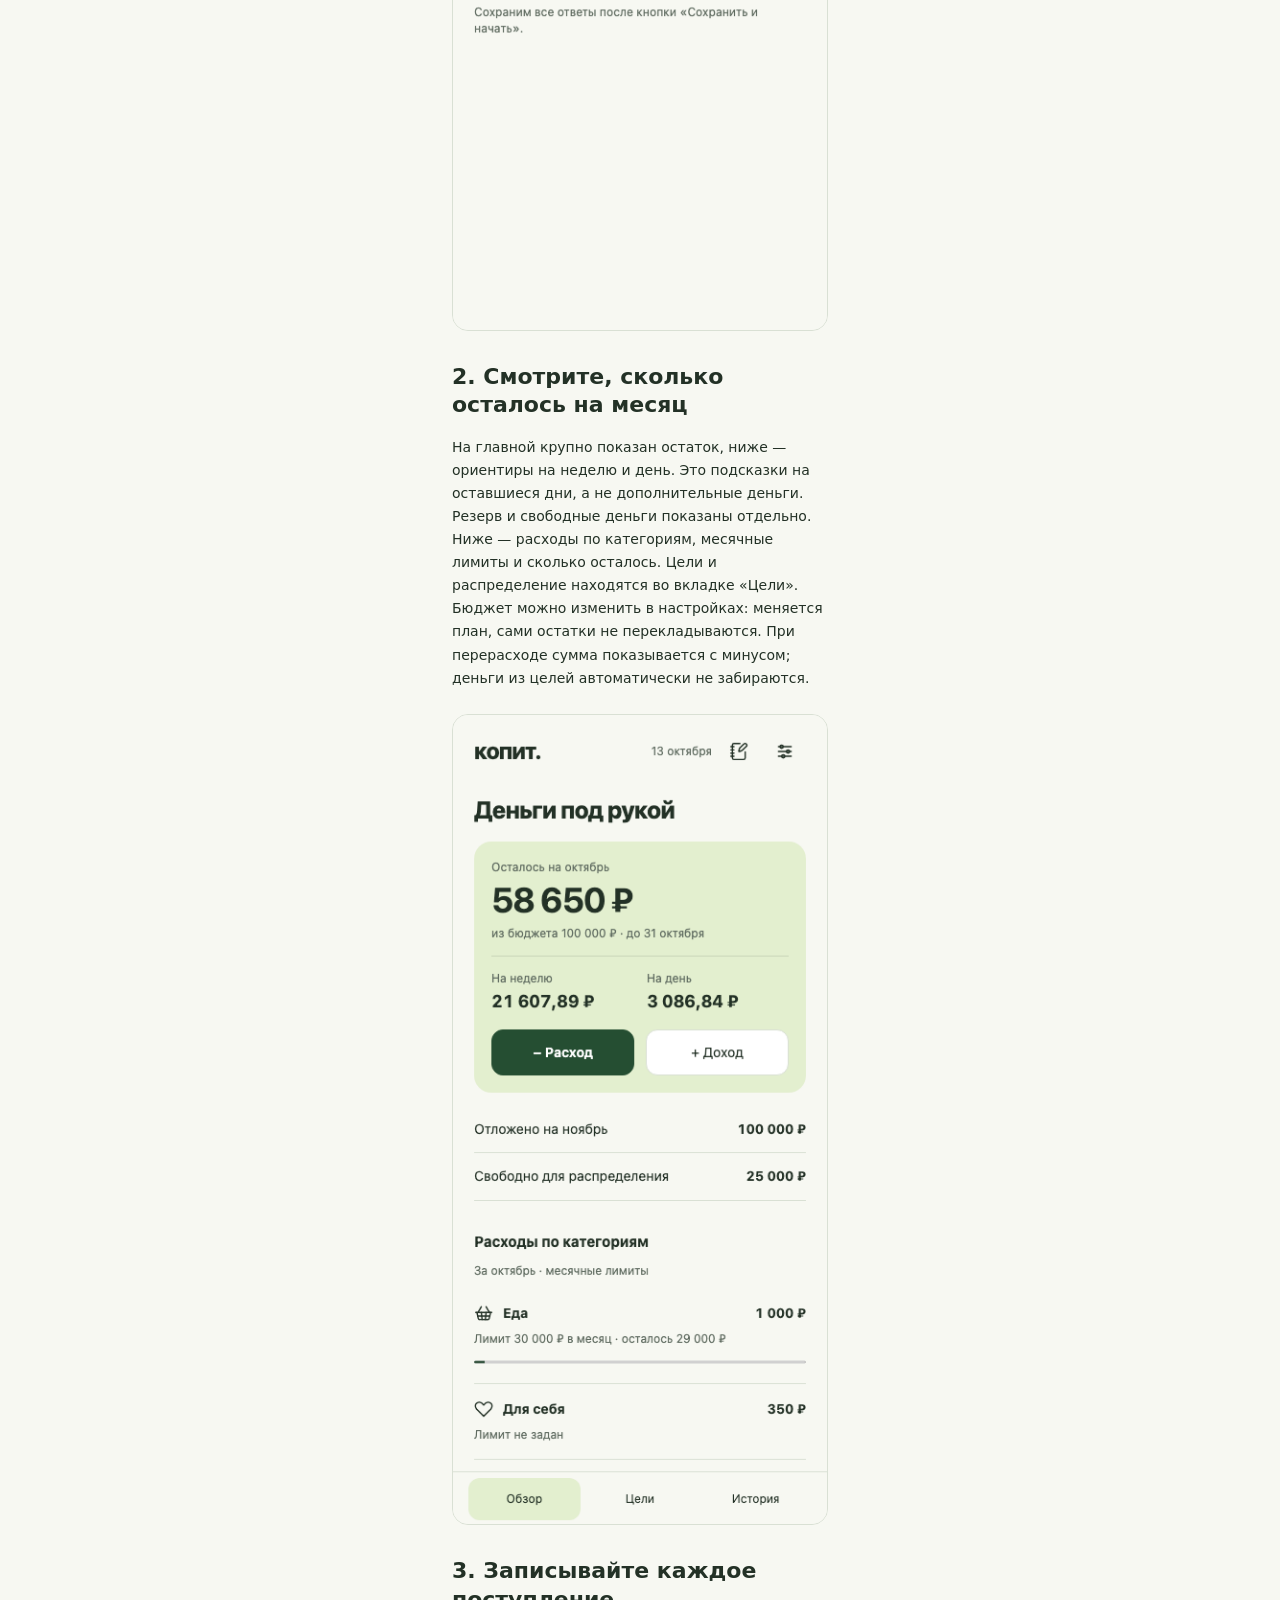
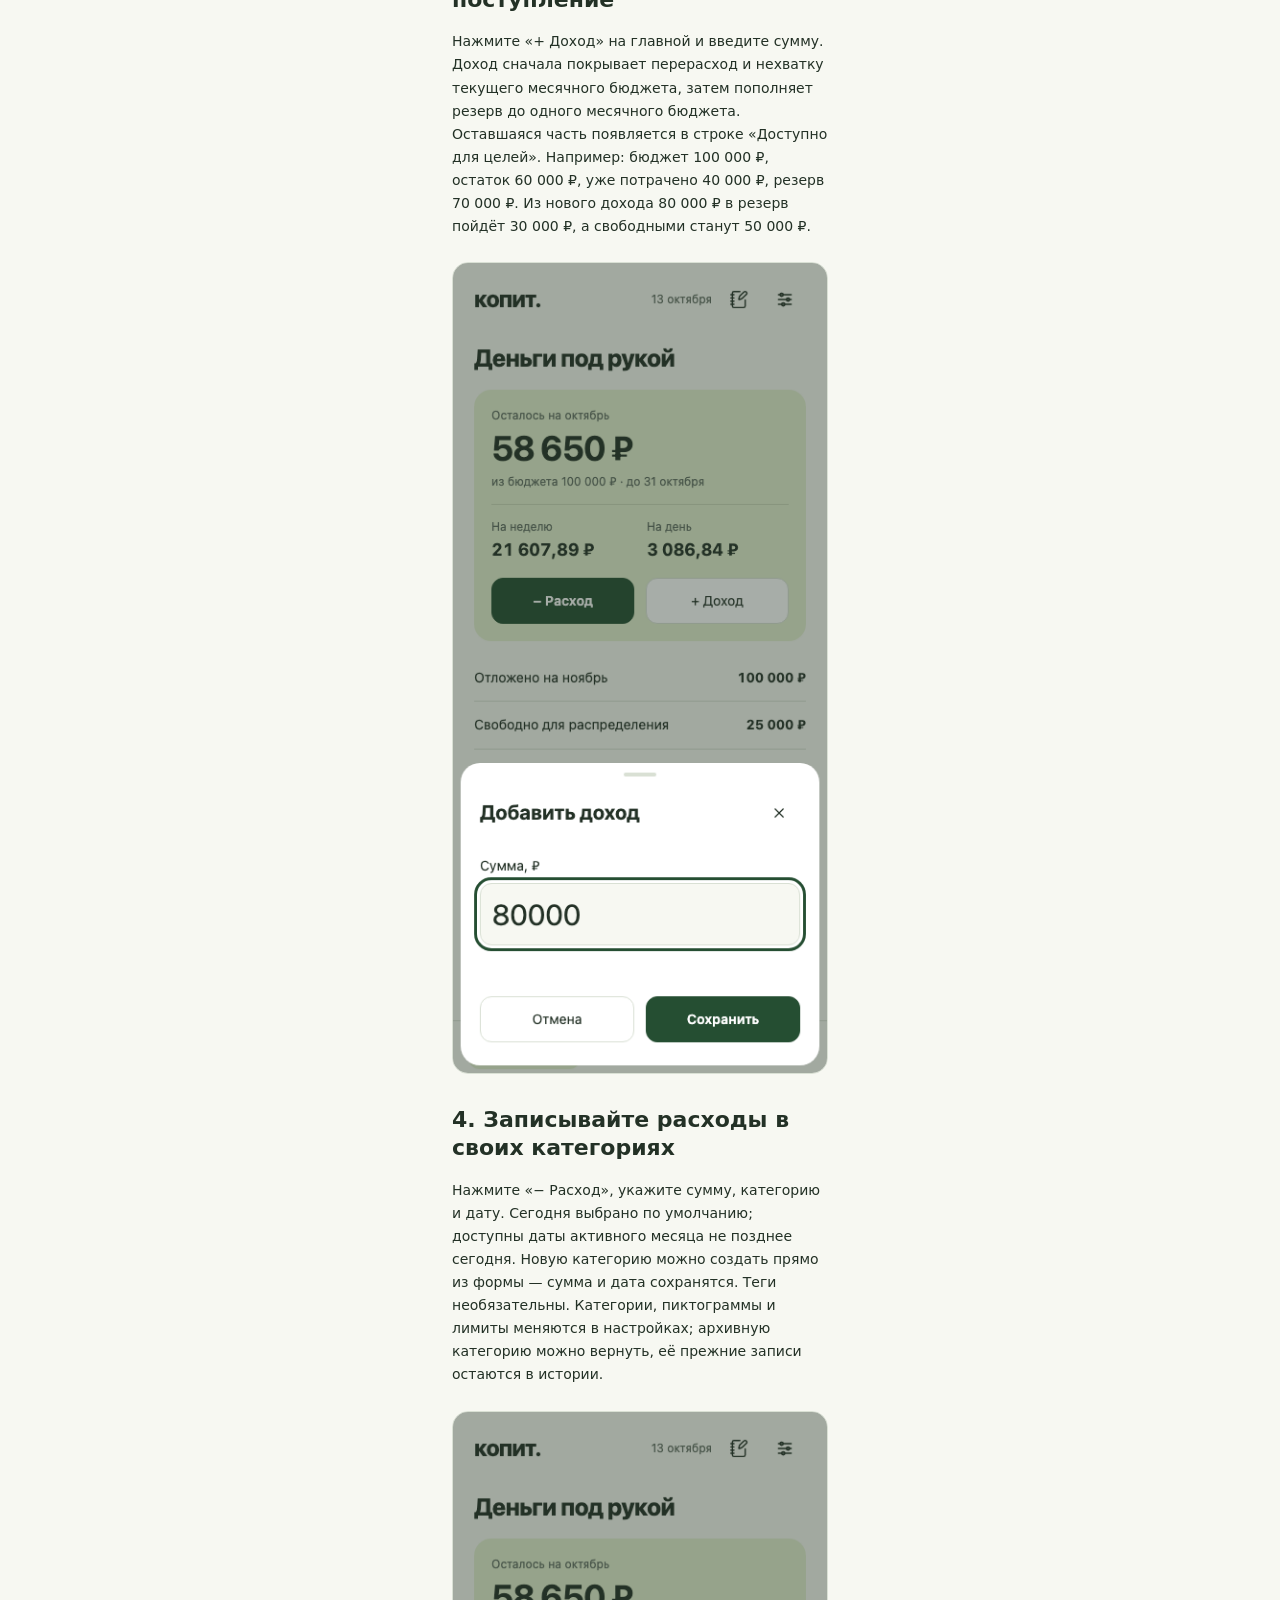
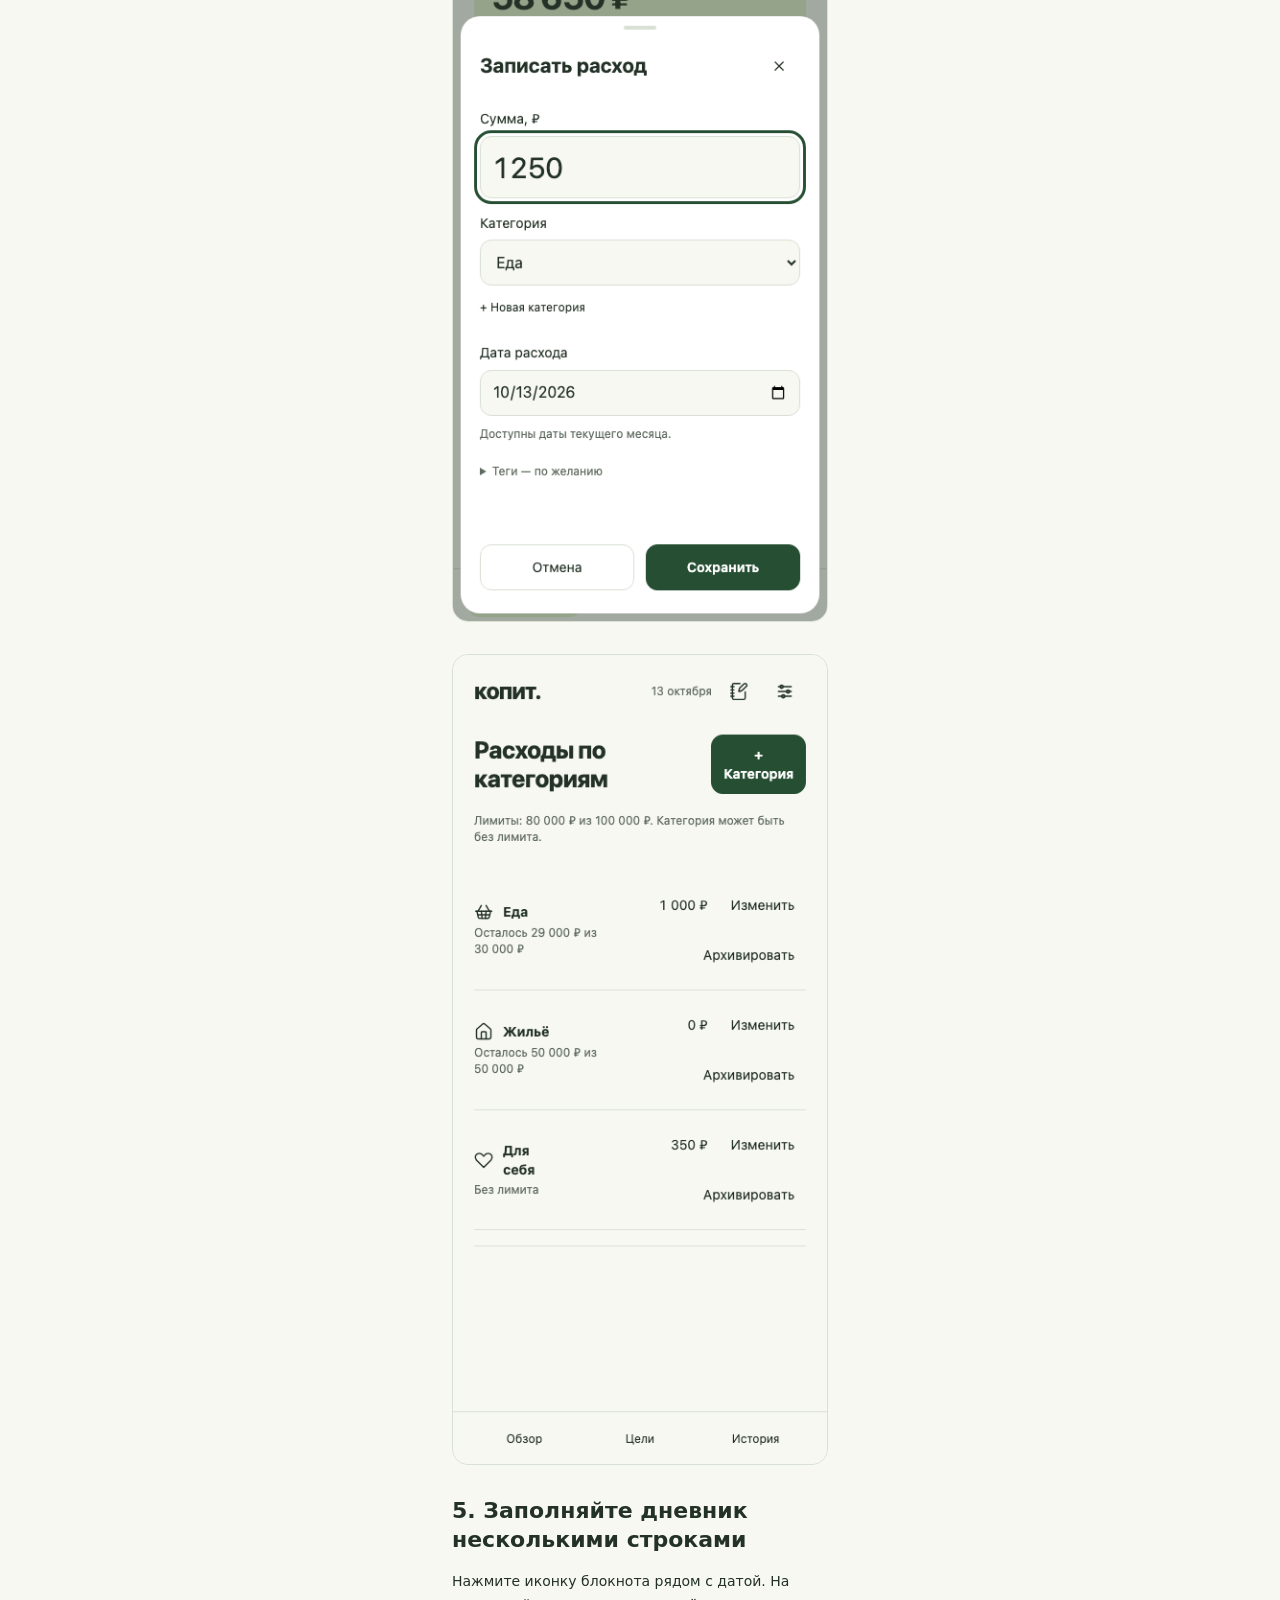
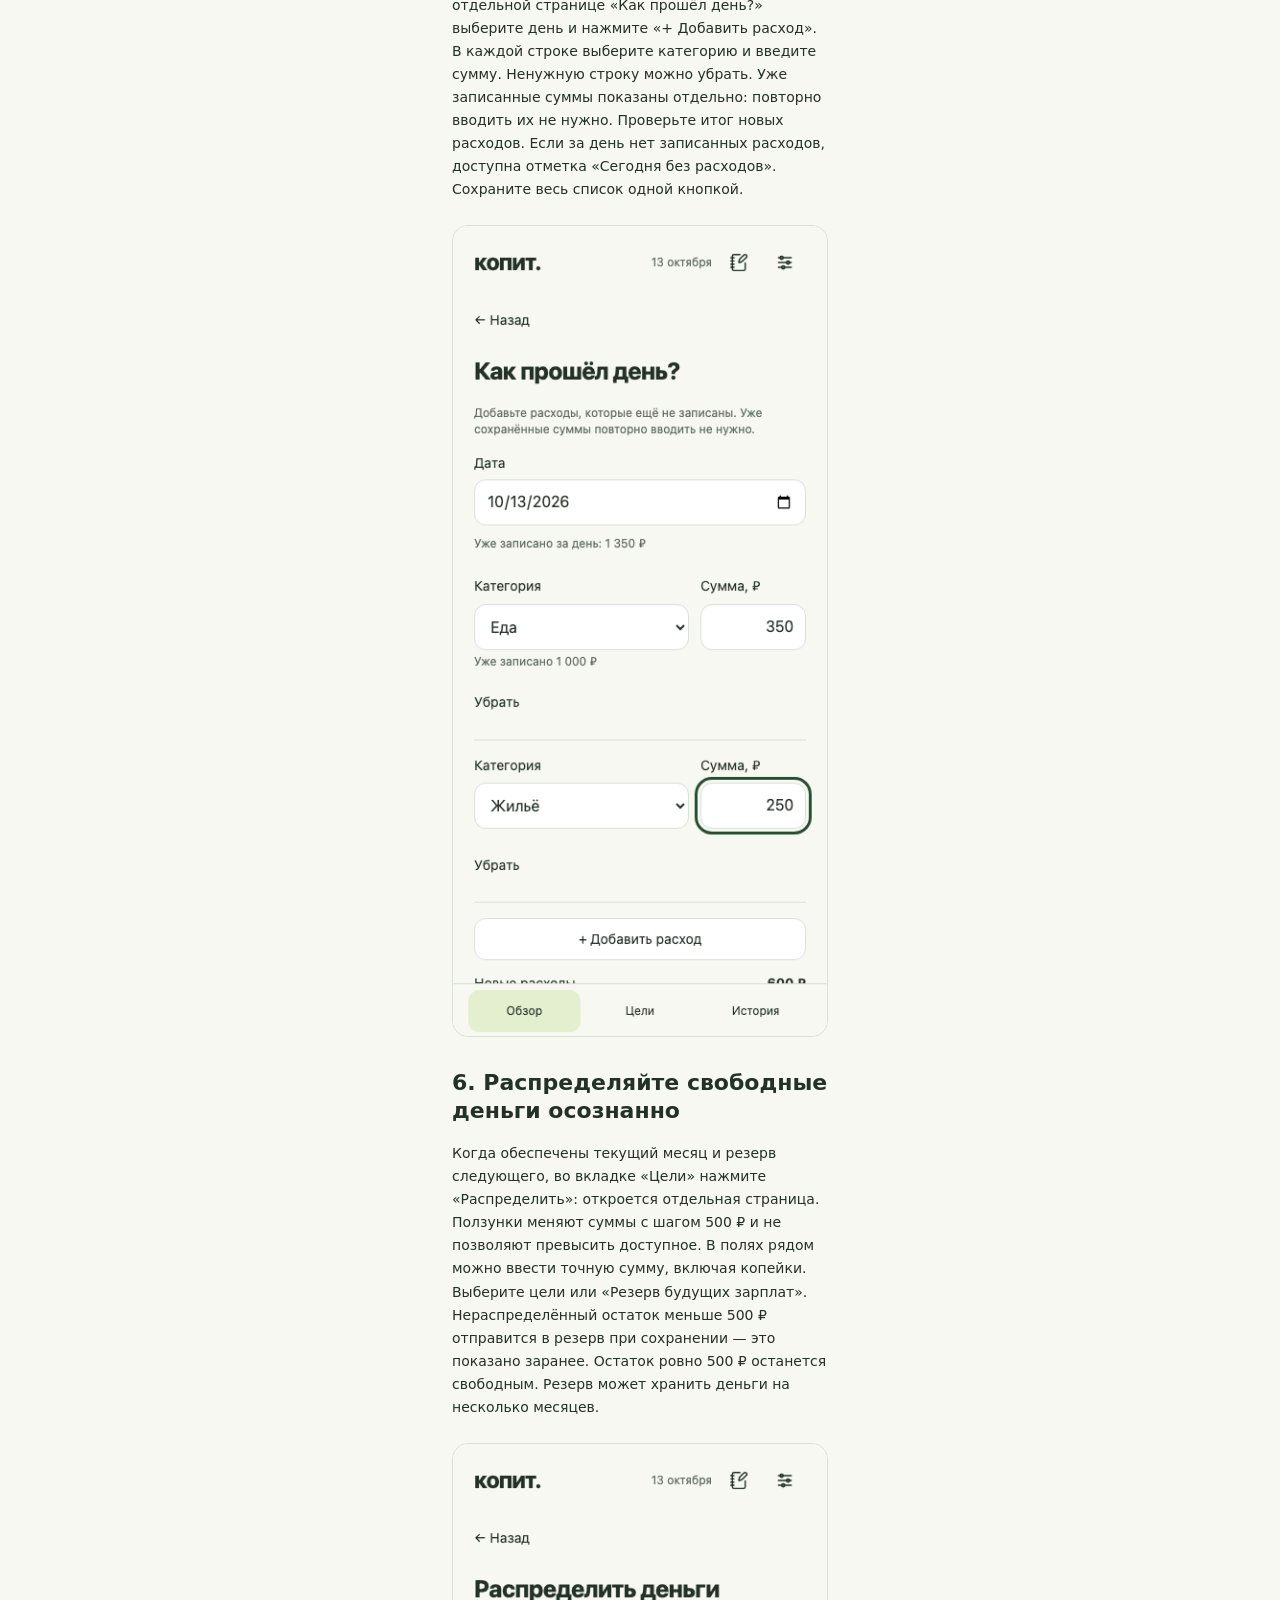
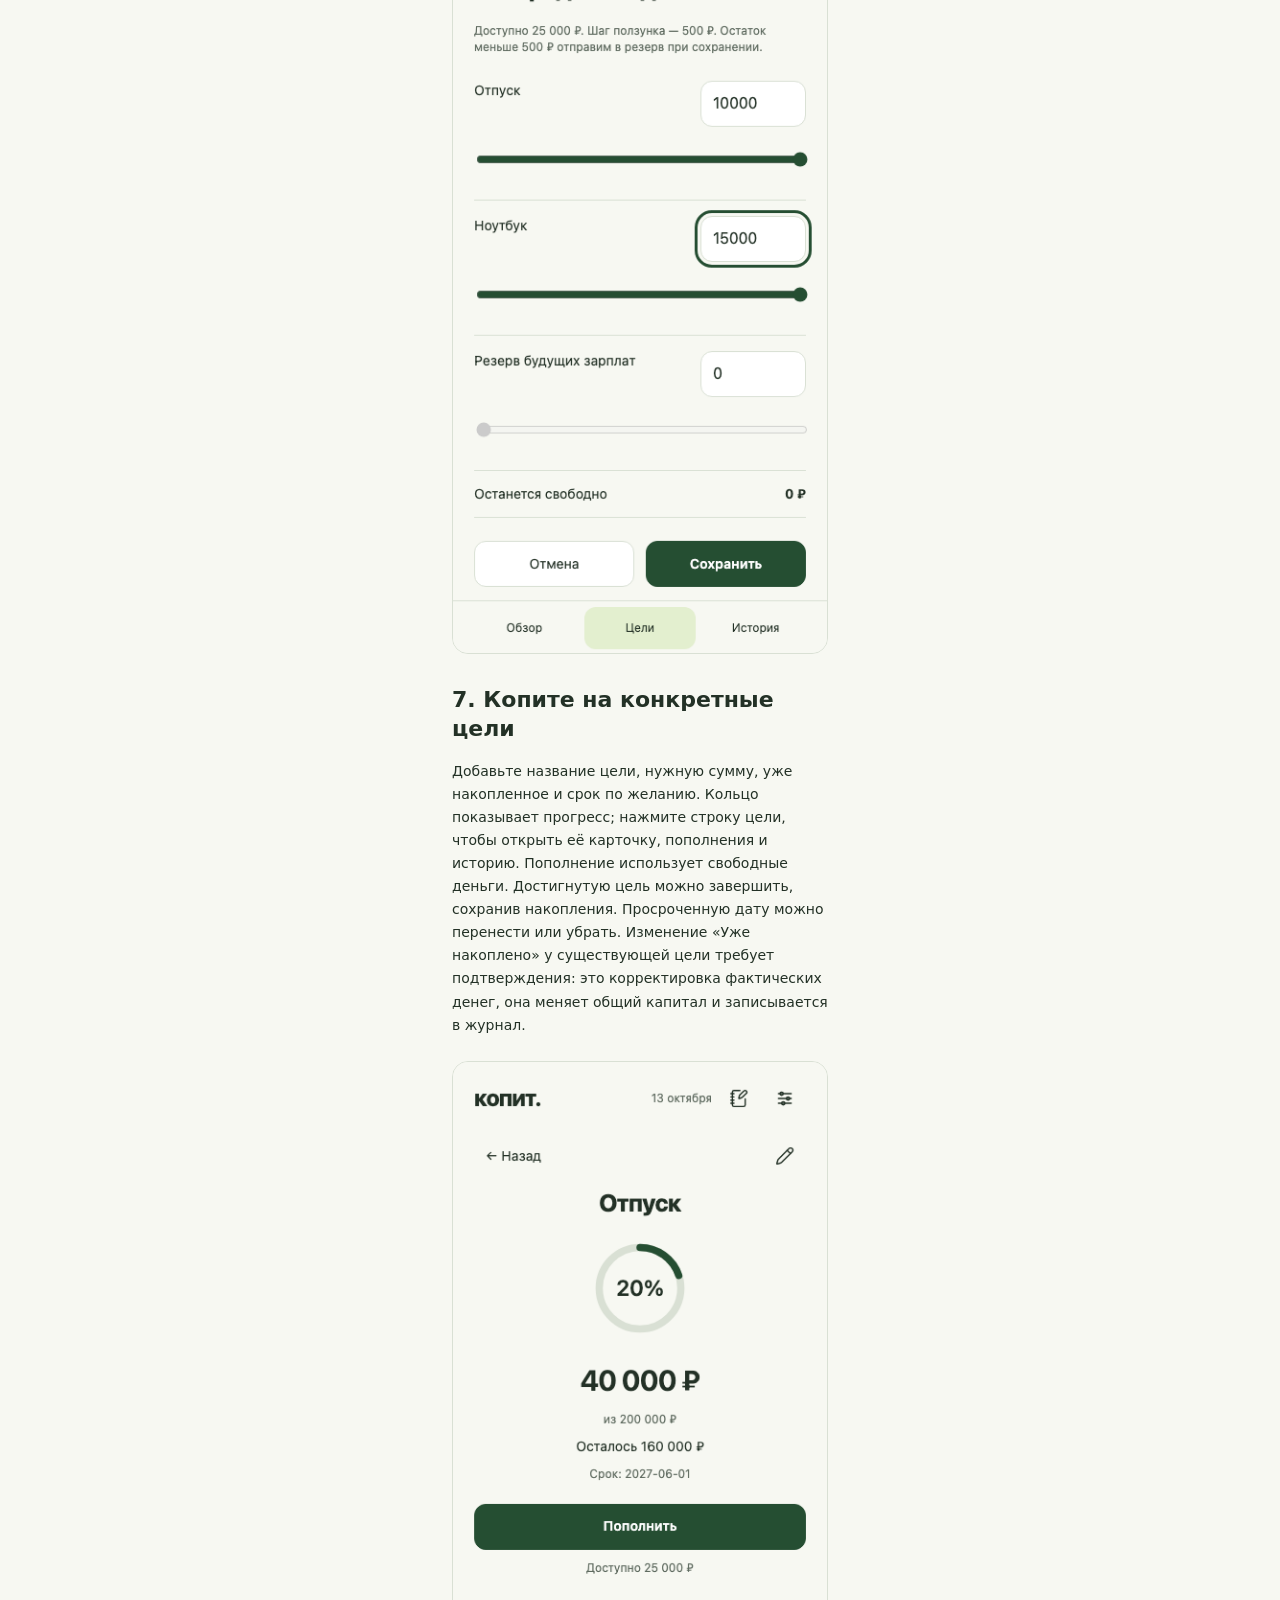
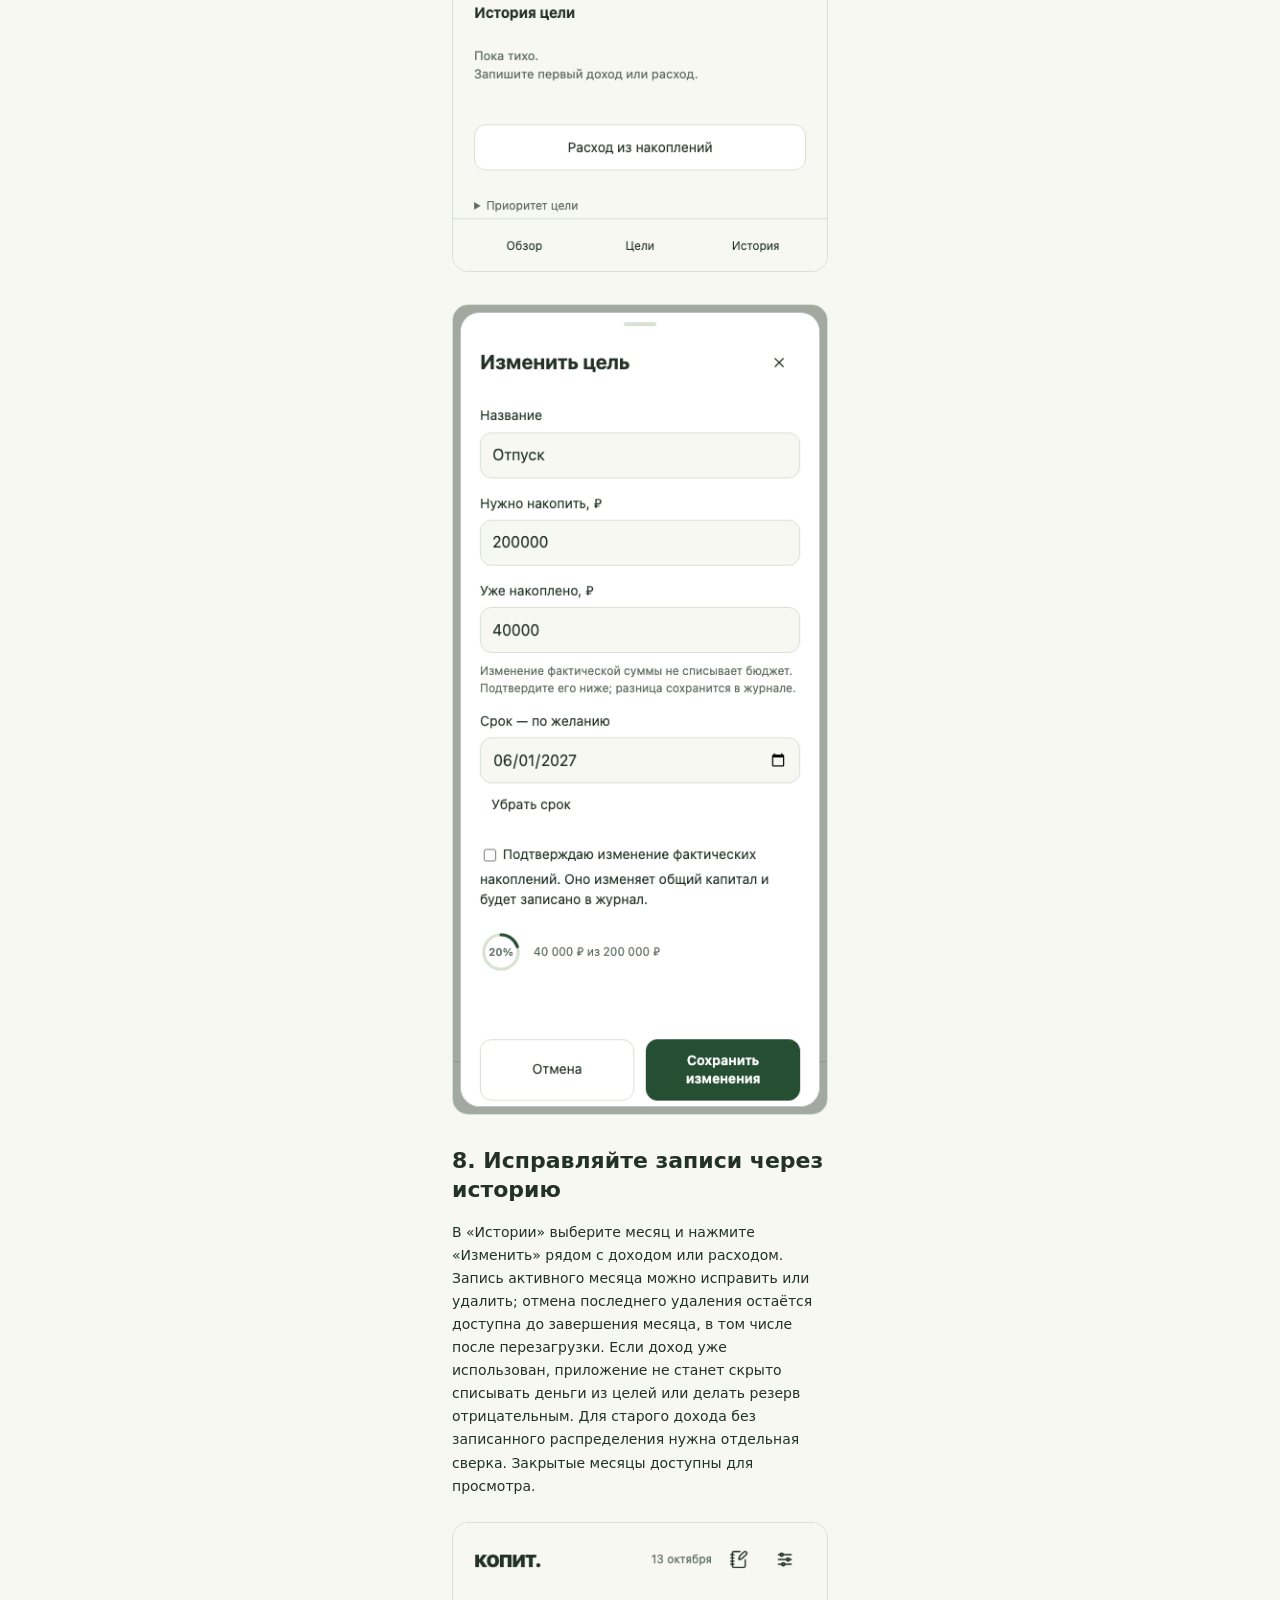
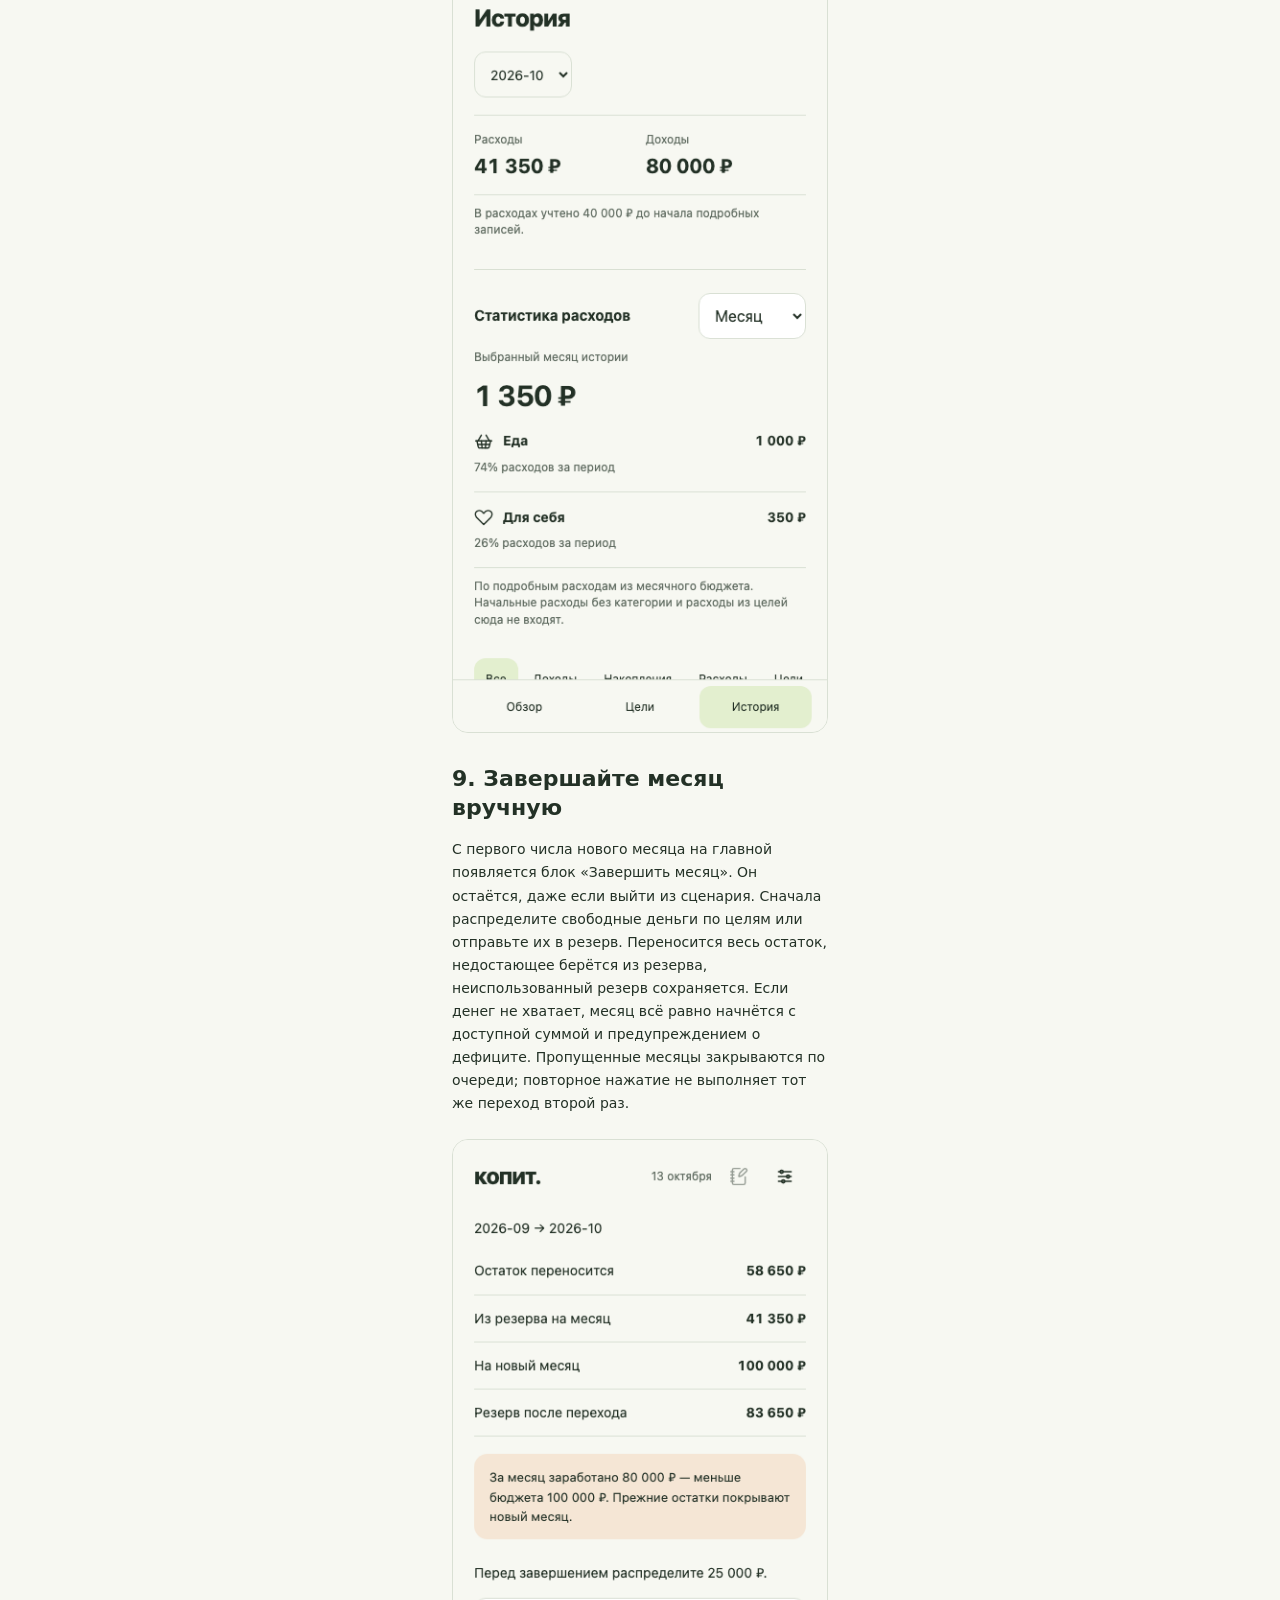
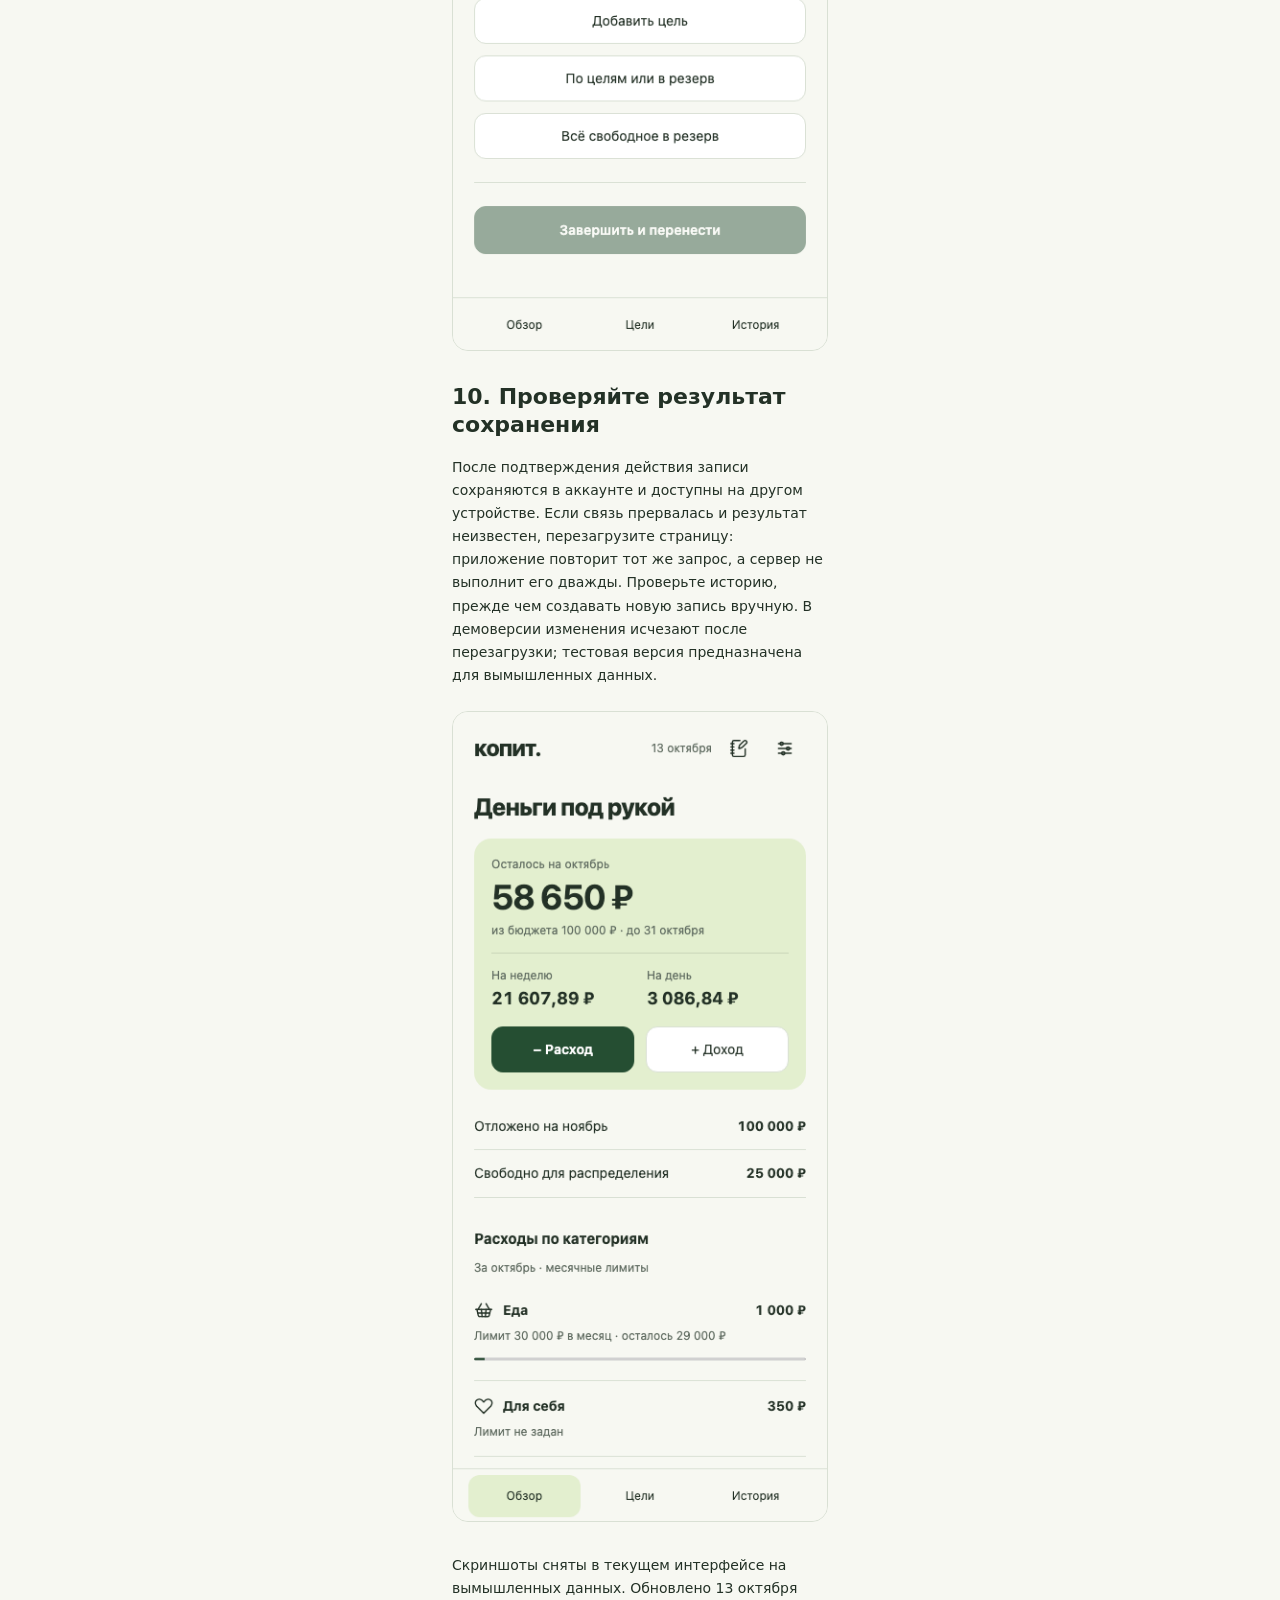
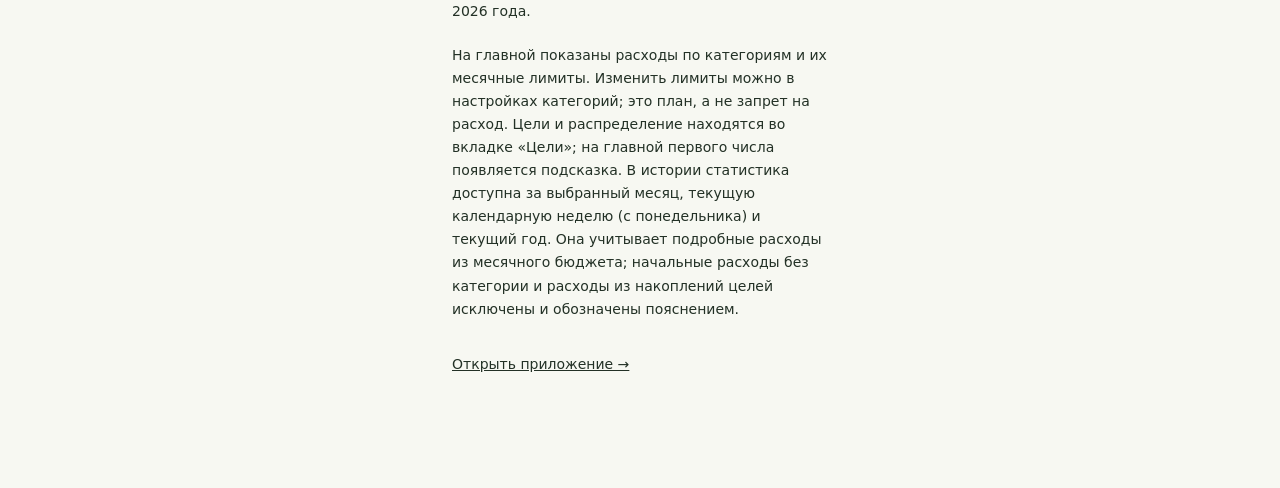
<file: docs/test/guide.html>
<!doctype html><html lang="ru"><head><meta charset="utf-8"><meta name="viewport" content="width=device-width,initial-scale=1"><title>Как пользоваться Копит</title><link rel="stylesheet" href="./style.css"><style>.user-guide{line-height:1.65}.user-guide h2{font-size:22px;line-height:1.3;margin:32px 0 16px}.user-guide p{margin:12px 0 20px}.user-guide li{margin:12px 0}.user-guide figure{margin:24px 0 32px}.user-guide img{display:block;width:100%;border:1px solid var(--line);border-radius:16px}.guide-open{display:inline-block;min-height:44px;padding:12px 0}</style></head><body><header class="header"><a class="logo" href="./">копит</a></header><main class="user-guide"><h1>Как пользоваться «Копит»</h1><h2>Суть подхода: зарплата самому себе</h2><p>Доход может приходить нерегулярно, а расходы на жизнь повторяются каждый месяц. Вы выбираете месячный бюджет и отделяете деньги на жизнь от резерва будущих месяцев и накоплений на цели. Так вы ориентируетесь на понятную сумму расходов, а не на размер последнего поступления.</p><p>Бюджет — план: приложение распределяет только деньги, которые у вас действительно есть.</p><ul><li><strong>Остаток месяца</strong> — на повседневные расходы до его конца.</li><li><strong>Резерв</strong> — на будущие месяцы; он может быть больше одной зарплаты.</li><li><strong>Цели</strong> — отдельные накопления на конкретные покупки и планы.</li></ul><p>Новый доход сначала обеспечивает месяц и минимальный резерв. Оставшуюся свободную сумму вы направляете на цели или дополнительный запас.</p><h2>1. Начните с фактических денег</h2><p>При первом входе задайте бюджет на месяц, укажите уже потраченное и сколько денег действительно есть. Разделите их на остаток текущего месяца и резерв. Накопления целей укажите отдельно, не учитывая их повторно в общей сумме. Категории и их лимиты необязательны. Проверьте итог и нажмите «Сохранить и начать»: стартовые остатки сохранятся вместе, без фиктивных доходов и расходов.</p><figure><img src="./tutorial-setup.png" alt="Первоначальная настройка: месячный бюджет" loading="lazy"></figure><h2>2. Смотрите, сколько осталось на месяц</h2><p>На главной крупно показан остаток, ниже — ориентиры на неделю и день. Это подсказки на оставшиеся дни, а не дополнительные деньги. Резерв и свободные деньги показаны отдельно. Ниже — расходы по категориям, месячные лимиты и сколько осталось. Цели и распределение находятся во вкладке «Цели». Бюджет можно изменить в настройках: меняется план, сами остатки не перекладываются. При перерасходе сумма показывается с минусом; деньги из целей автоматически не забираются.</p><figure><img src="./tutorial-budget.png" alt="Главная с остатком, резервом и месячными лимитами категорий" loading="lazy"></figure><h2>3. Записывайте каждое поступление</h2><p>Нажмите «+ Доход» на главной и введите сумму. Доход сначала покрывает перерасход и нехватку текущего месячного бюджета, затем пополняет резерв до одного месячного бюджета. Оставшаяся часть появляется в строке «Доступно для целей». Например: бюджет 100 000 ₽, остаток 60 000 ₽, уже потрачено 40 000 ₽, резерв 70 000 ₽. Из нового дохода 80 000 ₽ в резерв пойдёт 30 000 ₽, а свободными станут 50 000 ₽.</p><figure><img src="./tutorial-income.png" alt="Нижнее окно добавления дохода с одним полем суммы" loading="lazy"></figure><h2>4. Записывайте расходы в своих категориях</h2><p>Нажмите «− Расход», укажите сумму, категорию и дату. Сегодня выбрано по умолчанию; доступны даты активного месяца не позднее сегодня. Новую категорию можно создать прямо из формы — сумма и дата сохранятся. Теги необязательны. Категории, пиктограммы и лимиты меняются в настройках; архивную категорию можно вернуть, её прежние записи остаются в истории.</p><figure><img src="./tutorial-expense.png" alt="Новая форма расхода: сумма, категория и изменяемая дата" loading="lazy"></figure><figure><img src="./tutorial-categories.png" alt="Категории расходов с пиктограммами и лимитами" loading="lazy"></figure><h2>5. Заполняйте дневник несколькими строками</h2><p>Нажмите иконку блокнота рядом с датой. На отдельной странице «Как прошёл день?» выберите день и нажмите «+ Добавить расход». В каждой строке выберите категорию и введите сумму. Ненужную строку можно убрать. Уже записанные суммы показаны отдельно: повторно вводить их не нужно. Проверьте итог новых расходов. Если за день нет записанных расходов, доступна отметка «Сегодня без расходов». Сохраните весь список одной кнопкой.</p><figure><img src="./tutorial-daily.png" alt="Дневник расходов с несколькими строками и итоговой суммой" loading="lazy"></figure><h2>6. Распределяйте свободные деньги осознанно</h2><p>Когда обеспечены текущий месяц и резерв следующего, во вкладке «Цели» нажмите «Распределить»: откроется отдельная страница. Ползунки меняют суммы с шагом 500 ₽ и не позволяют превысить доступное. В полях рядом можно ввести точную сумму, включая копейки. Выберите цели или «Резерв будущих зарплат». Нераспределённый остаток меньше 500 ₽ отправится в резерв при сохранении — это показано заранее. Остаток ровно 500 ₽ останется свободным. Резерв может хранить деньги на несколько месяцев.</p><figure><img src="./tutorial-allocation.png" alt="Актуальное распределение с ползунками, точными суммами и строкой резерва" loading="lazy"></figure><h2>7. Копите на конкретные цели</h2><p>Добавьте название цели, нужную сумму, уже накопленное и срок по желанию. Кольцо показывает прогресс; нажмите строку цели, чтобы открыть её карточку, пополнения и историю. Пополнение использует свободные деньги. Достигнутую цель можно завершить, сохранив накопления. Просроченную дату можно перенести или убрать. Изменение «Уже накоплено» у существующей цели требует подтверждения: это корректировка фактических денег, она меняет общий капитал и записывается в журнал.</p><figure><img src="./tutorial-goals.png" alt="Карточка цели с кольцом прогресса, остатком и историей" loading="lazy"></figure><figure><img src="./tutorial-goaledit.png" alt="Редактирование цели со сроком и подтверждением корректировки" loading="lazy"></figure><h2>8. Исправляйте записи через историю</h2><p>В «Истории» выберите месяц и нажмите «Изменить» рядом с доходом или расходом. Запись активного месяца можно исправить или удалить; отмена последнего удаления остаётся доступна до завершения месяца, в том числе после перезагрузки. Если доход уже использован, приложение не станет скрыто списывать деньги из целей или делать резерв отрицательным. Для старого дохода без записанного распределения нужна отдельная сверка. Закрытые месяцы доступны для просмотра.</p><figure><img src="./tutorial-history.png" alt="Актуальная история по дням с суммами и действиями исправления" loading="lazy"></figure><h2>9. Завершайте месяц вручную</h2><p>С первого числа нового месяца на главной появляется блок «Завершить месяц». Он остаётся, даже если выйти из сценария. Сначала распределите свободные деньги по целям или отправьте их в резерв. Переносится весь остаток, недостающее берётся из резерва, неиспользованный резерв сохраняется. Если денег не хватает, месяц всё равно начнётся с доступной суммой и предупреждением о дефиците. Пропущенные месяцы закрываются по очереди; повторное нажатие не выполняет тот же переход второй раз.</p><figure><img src="./tutorial-month.png" alt="Ручное завершение месяца с переносом остатков и отдельными кнопками распределения" loading="lazy"></figure><h2>10. Проверяйте результат сохранения</h2><p>После подтверждения действия записи сохраняются в аккаунте и доступны на другом устройстве. Если связь прервалась и результат неизвестен, перезагрузите страницу: приложение повторит тот же запрос, а сервер не выполнит его дважды. Проверьте историю, прежде чем создавать новую запись вручную. В демоверсии изменения исчезают после перезагрузки; тестовая версия предназначена для вымышленных данных.</p><figure><img src="./tutorial-reserve.png" alt="Главная после загрузки с отдельными суммами месяца, резерва и целей" loading="lazy"></figure><p>Скриншоты сняты в текущем интерфейсе на вымышленных данных. Обновлено 13 октября 2026 года.</p><p>На главной показаны расходы по категориям и их месячные лимиты. Изменить лимиты можно в настройках категорий; это план, а не запрет на расход. Цели и распределение находятся во вкладке «Цели»; на главной первого числа появляется подсказка. В истории статистика доступна за выбранный месяц, текущую календарную неделю (с понедельника) и текущий год. Она учитывает подробные расходы из месячного бюджета; начальные расходы без категории и расходы из накоплений целей исключены и обозначены пояснением.</p><a class="guide-open" href="./">Открыть приложение →</a></main></body></html>
</file>
<file: web/style.css>
*{box-sizing:border-box} :root{font-family:Arial,Helvetica,sans-serif;color:#151515;background:#fff;font-size:18px}body{margin:0}button,input,select{font:inherit}button,a,input,select{touch-action:manipulation}button{cursor:pointer;border:1px solid #dededb;background:white;padding:14px 22px;border-radius:14px;color:#151515;min-height:48px}button:hover{background:#f2f2ee}button:disabled{opacity:.45;cursor:default}button.primary{background:#171717;color:white;border-color:#171717}button.primary:hover{background:#333}.quiet{border:0;background:none;padding:10px;font-size:16px}.header{max-width:1260px;margin:auto;padding:32px 40px;display:flex;align-items:center;gap:28px;border-bottom:1px solid #e8e8e4}.logo{font-size:36px;font-weight:800;text-decoration:none;color:inherit;letter-spacing:-2px}.logo span{font-size:12px;margin-left:6px}.brand-note{font-size:14px;color:#74746e}.header #logout{margin-left:auto}main{max-width:1260px;margin:auto;padding:36px 40px 70px}h1{font-size:38px;letter-spacing:-1.4px;font-weight:500;margin:12px 0 30px}h2{font-size:28px;letter-spacing:-.8px;font-weight:500;margin:0 0 24px}h3{font-size:23px;font-weight:500;margin:0 0 12px}p{line-height:1.55}.muted,.eyebrow{color:#75756f;font-size:15px}.eyebrow{text-transform:uppercase;letter-spacing:2px;font-size:12px}nav{display:flex;gap:8px;margin:0 0 36px;overflow:auto}nav button{border:0;color:#777;padding:12px 20px;white-space:nowrap}nav button.active{background:#f0f0ec;color:#111}.topline{display:flex;justify-content:space-between;align-items:center;gap:20px;margin-bottom:26px}.topline h1{margin:0}.pill{font-size:14px;padding:8px 13px;border:1px solid #dededb;border-radius:30px}.dashboard{display:grid;grid-template-columns:1.55fr 1fr;gap:26px}.card{border:1px solid #e2e2dd;border-radius:24px;padding:30px;margin-bottom:24px}.hero{background:#f5f5f1;min-height:325px;display:flex;flex-direction:column;justify-content:space-between}.hero .big{font-size:clamp(44px,5.6vw,78px);letter-spacing:-4px;line-height:1.15;margin:18px 0}.hero .big span{font-size:.65em;color:#666;letter-spacing:-2px}.actions{display:flex;gap:12px}.actions button{flex:1}.metrics{display:grid;grid-template-columns:1fr 1fr;gap:25px}.metric strong{display:block;font-size:30px;font-weight:500;margin:9px 0}.progress{height:5px;border-radius:4px;background:#e7e7e2;overflow:hidden;margin:18px 0}.progress progress{width:100%;height:5px;display:block;border:0;accent-color:#191919}progress::-webkit-progress-bar{background:#e7e7e2}progress::-webkit-progress-value{background:#191919}progress::-moz-progress-bar{background:#191919}.row{display:flex;align-items:center;justify-content:space-between;gap:16px;padding:18px 0;border-bottom:1px solid #ebebe7}.row:last-child{border-bottom:0}.row strong{font-weight:500}.row small{display:block;color:#777;font-size:14px;margin-top:6px}.row .sum{font-size:22px;white-space:nowrap}.empty{padding:32px 0;color:#777;font-size:17px;line-height:1.6}.section-title{display:flex;justify-content:space-between;align-items:center;gap:12px;margin-bottom:12px}.section-title h2{margin:0}.number{font-size:38px;letter-spacing:-1.5px;margin:18px 0}.note{background:#f6f6f2;padding:18px 22px;border-radius:14px;font-size:15px;line-height:1.6}.goals{display:grid;grid-template-columns:repeat(2,1fr);gap:24px}.goals .card{margin:0}.goal-top{display:flex;align-items:center;justify-content:space-between}.goal-top .quiet{font-size:20px}.goal-actions{display:flex;gap:10px;flex-wrap:wrap}.goal-actions button{font-size:15px;padding:10px 14px}.tags{display:flex;gap:6px;flex-wrap:wrap;margin-top:6px}.tag{font-size:12px;border-radius:20px;padding:4px 9px;background:#f1f1ed}.danger{color:#a13126}.settings{max-width:750px}label{display:block;font-size:15px;margin:20px 0 9px;color:#555}input,select{width:100%;padding:15px;border:1px solid #d4d4cf;border-radius:12px;background:white;color:#151515;min-height:50px}input:focus,select:focus{outline:2px solid #171717;outline-offset:2px}input[type=checkbox]{width:22px;min-height:22px;margin-right:10px;vertical-align:middle}input[type=range]{padding:0;accent-color:#111;min-height:28px;cursor:pointer}.form-actions{display:flex;gap:12px;margin-top:28px}.form-actions button{flex:1}.auth{max-width:460px;margin:45px auto 80px}.auth h1{font-size:48px;line-height:1.05;letter-spacing:-2px}.auth button.primary{width:100%;margin-top:24px}.auth .quiet{display:block;margin:14px auto}.auth .note{margin-top:28px}dialog{border:1px solid #ddd;border-radius:24px;width:min(560px,calc(100% - 32px));padding:30px;max-height:90dvh;overflow:auto}dialog::backdrop{background:#0006}.modal-head{display:flex;justify-content:space-between;align-items:center}.modal-head h2{margin:0}.modal-head button{margin-right:-10px}#modal-error{color:#a13126;font-size:15px;margin-bottom:0}.allocate-row{padding:20px 0;border-bottom:1px solid #eee}.allocate-row h3{font-size:20px}.allocate-row input[type=number]{margin:10px 0}.allocation-left{position:sticky;bottom:-30px;background:#fff;border-top:1px solid #ddd;padding:20px 0 5px}.hidden{display:none!important}#toast{position:fixed;bottom:28px;left:50%;transform:translateX(-50%);background:#171717;color:white;padding:16px 24px;border-radius:14px;max-width:90%;z-index:10;font-size:16px}footer{max-width:1260px;margin:auto;padding:24px 40px;border-top:1px solid #eee;color:#888;font-size:13px}a{color:inherit}:focus-visible{outline:2px solid #111;outline-offset:4px}.reminder{margin-bottom:24px}.history-filters{display:flex;gap:10px;margin-bottom:20px}.history-filters select{width:auto}#form-error{color:#a13126;font-size:15px}@media(max-width:760px){.header{padding:20px;gap:15px}.logo{font-size:30px}.brand-note{font-size:12px}main{padding:24px 20px 45px}h1{font-size:30px}nav{margin-bottom:25px;gap:0}nav button{font-size:16px;padding:10px 14px}.dashboard,.goals{grid-template-columns:1fr;gap:0}.goals{gap:18px}.card{padding:23px;border-radius:20px}.hero{min-height:290px}.hero .big{letter-spacing:-2.5px}.topline{align-items:flex-start}.topline .pill{font-size:12px}.metrics{gap:16px}.metric strong{font-size:26px}.row .sum{font-size:19px}.actions button{padding:15px}.auth{margin-top:25px}.auth h1{font-size:42px}dialog{padding:24px}.allocation-left{bottom:-24px}footer{padding:22px 20px}.history-filters select{width:100%}}
/* Quiet editorial typography, pastel envelopes and tactile chart controls. */
:root{background:#fffdf8;color:#20231e;font-family:Arial,Helvetica,sans-serif}
body{background:#fffdf8}
.logo{font-weight:900;letter-spacing:-2.5px}
.header{border-color:#c6c9bd}
h1{font-weight:750;letter-spacing:-1.7px}
h2{font-weight:650;letter-spacing:-1px}
.card{border-color:#bec3b5;background:#fffdf8;border-radius:28px}
.hero{background:#e7eddf;position:relative;overflow:hidden}
.hero:after{content:'✳';position:absolute;right:24px;top:5px;font-size:100px;line-height:1;color:#20231e;opacity:.09;pointer-events:none}
.hero .big{font-weight:800;letter-spacing:-4.5px}
.hero .eyebrow{color:#42483b;font-weight:700}
.number{font-weight:750;letter-spacing:-1.8px}
.metric strong{font-weight:700;letter-spacing:-1.2px}
.metrics{background:#f3eadb}
.dashboard>div:nth-child(2)>.card:first-child{background:#eee7f4}
.dashboard>div:nth-child(2)>.card:nth-child(2){background:#f7e4da}
.goals>.card:nth-child(3n+1){background:#e7eddf}
.goals>.card:nth-child(3n+2){background:#eee7f4}
.goals>.card:nth-child(3n){background:#f7e4da}
.note{background:#fffdf880;border:1px solid #c5c8bd;font-size:14px}
nav{border:1px solid #bfc3b7;border-radius:30px;padding:5px;width:max-content;max-width:100%;background:#fffdf8}
nav button{border-radius:24px}
nav button.active{background:#20231e;color:#fffdf8}
button{border-color:#bfc3b7;border-radius:24px}
button.primary{background:#20231e;border-color:#20231e}
.pill{border-color:#bfc3b7;background:#f3eadb}
.row strong{font-weight:650}
.allocation-chart{position:relative;width:min(320px,100%);margin:8px auto 0}
#allocation-chart{width:100%;height:auto;display:block;touch-action:none;user-select:none;overflow:visible}
.chart-segment{cursor:pointer;opacity:.8;transition:opacity .15s}
.chart-segment.selected{opacity:1;stroke:#20231e;stroke-width:2}
.chart-handle{fill:#fffdf8;stroke:#20231e;stroke-width:2;cursor:grab;filter:drop-shadow(0 2px 2px #0002)}
.chart-handle:active{cursor:grabbing}
.chart-handle:focus{stroke-width:4;outline:none}
.chart-center{position:absolute;inset:29%;display:flex;align-items:center;justify-content:center;flex-direction:column;pointer-events:none;text-align:center;gap:8px}
.chart-center>span{font-size:14px;line-height:1.25}
.chart-center strong{font-size:29px;font-weight:800;letter-spacing:-1px;white-space:nowrap}
.chart-center small{font-size:11px;color:#737769;line-height:1.3}
.allocation-total{text-align:center;font-size:14px;color:#666b5f;margin:2px 0 24px}
.allocation-total strong{color:#20231e}
.allocation-item{display:flex;align-items:center;gap:8px;padding:11px 0;border-top:1px solid #dedfd6}
.goal-select{flex:1;display:flex;align-items:center;gap:10px;text-align:left;border:0;font-size:15px;border-radius:10px;padding:8px;min-width:0;line-height:1.3}
.goal-select.selected{background:#f0f1e9;font-weight:700}
.color-dot{width:12px;height:12px;border-radius:50%;flex-shrink:0;border:1px solid #20231e33}
.color-0{background:#b9d8bd}.color-1{background:#c8b8e0}.color-2{background:#f1b7a6}.color-3{background:#efd58c}.color-4{background:#b4d7e4}.color-5{background:#dcc7b4}
.allocation-money{width:130px;display:flex;align-items:center;gap:6px;flex-shrink:0}
.allocation-money input{padding:10px;min-height:44px;font-size:17px;font-weight:700;border-radius:10px}
.allocation-money input::-webkit-inner-spin-button{appearance:none}
.allocation-left{background:#fffdf8;display:flex;align-items:center;justify-content:space-between;gap:8px;flex-wrap:wrap;font-size:14px}
.allocation-left strong{font-size:19px}.allocation-left .quiet{font-size:13px}
dialog{background:#fffdf8;border-color:#bec3b5;border-radius:28px}
@media(max-width:760px){h1{font-size:34px;letter-spacing:-1.5px}.hero .big{font-size:51px;letter-spacing:-3px}.hero{min-height:270px}nav{width:100%;border-radius:26px}nav button{font-size:14px;padding:11px 14px}.brand-note{max-width:115px;line-height:1.3}.metrics{gap:12px}.metric strong{font-size:23px;white-space:nowrap}.allocation-money{width:112px}.goal-select{font-size:14px}.chart-center strong{font-size:26px}}

/* Selected direction: poster typography + precise editorial grid. */
:root,body{background:#f5f6f0;color:#20251e}
.header{border-bottom:1px solid #9ca592}
.logo{font-size:38px;font-weight:900}
h1{font-size:44px;font-weight:850;letter-spacing:-2px}h2{font-weight:800}
.card,.hero,.goals>.card{border:1px solid #a7af9d;border-radius:4px;background:#f5f6f0}
.hero{background:#f1e76b;border-color:#20251e}
.hero:after{display:none}
.hero .big{font-weight:900;letter-spacing:-4px}
.metrics,.dashboard>div:nth-child(2)>.card:first-child,.dashboard>div:nth-child(2)>.card:nth-child(2){background:#f5f6f0}
.number{font-weight:850}
.eyebrow,.pill,.metric .muted{font-family:ui-monospace,SFMono-Regular,Consolas,monospace}
.pill{background:none;border-radius:3px}
nav{border-radius:4px;background:none;border-color:#a7af9d}
nav button{border-radius:2px}
button,input,select,.note,.tag{border-radius:4px}
button.primary{background:#20251e;border-color:#20251e}
.note{background:transparent;border-color:#a7af9d}
.goals>.card:nth-child(n){background:#f5f6f0}
.progress,progress{border-radius:0}
.daily-invite{display:flex;align-items:center;justify-content:space-between;gap:24px;border:1px solid #20251e;border-left:6px solid #20251e;padding:26px 28px;margin:0 0 26px;background:#f5f6f0}
.daily-invite h2{font-size:32px;letter-spacing:-1.3px;margin:10px 0 5px}
.daily-invite p{font-size:15px;color:#606854;margin:0}
.daily-invite button{background:#f1e76b;color:#20251e;font-weight:750;border:1px solid #20251e;white-space:nowrap}
.daily-invite button:hover{background:#e9db50}
.daily-dialog{width:min(640px,calc(100% - 32px));border-radius:6px;background:#f5f6f0;padding:30px;min-height:540px}
.daily-dialog .modal-head h2{font-family:ui-monospace,monospace;font-size:13px;letter-spacing:.2px;text-transform:uppercase;font-weight:500}
.daily-progress{display:flex;gap:6px;margin:28px 0 38px}
.daily-progress span{height:3px;flex:1;background:#d9dece}
.daily-progress .filled{background:#20251e}
.daily-step{min-height:250px}
.daily-step h2{font-size:44px;line-height:1.05;letter-spacing:-2px;margin:0 0 25px;font-weight:850}
.daily-copy{font-size:19px;color:#68705e;line-height:1.55}
.daily-buttons{display:flex;flex-direction:column;gap:12px;margin-top:25px}
.daily-buttons .primary{padding:20px;font-size:20px;font-weight:750}
.daily-buttons>button:not(.quiet):not(.primary){border-color:#20251e;background:transparent;font-size:20px;padding:18px}
.daily-categories{display:grid;grid-template-columns:1fr;gap:0}
.daily-categories button{display:flex;align-items:center;gap:18px;border:0;border-top:1px solid #a7af9d;background:transparent;text-align:left;padding:19px 5px;font-size:24px;font-weight:650}
.daily-categories button:last-child{border-bottom:1px solid #a7af9d}
.daily-categories button:hover{background:#f1e76b}
.daily-categories button>span:last-child{margin-left:auto}
.category-number{font-family:ui-monospace,monospace;font-size:12px;color:#77816b}
.daily-amount-wrap{display:flex;align-items:baseline;border-bottom:2px solid #20251e;gap:15px;margin:35px 0}
.daily-amount-wrap input{border:0;background:none;font-size:64px;font-weight:850;letter-spacing:-3px;padding:10px 0;min-width:0;border-radius:0}
.daily-amount-wrap input:focus{outline:0}
.daily-amount-wrap:focus-within{border-color:#808b26}
.daily-amount-wrap input::-webkit-inner-spin-button{appearance:none}
.daily-amount-wrap span{font-size:42px;font-weight:750}
.sr-only{position:absolute;width:1px;height:1px;padding:0;margin:-1px;overflow:hidden;clip:rect(0,0,0,0);white-space:nowrap;border:0}
.daily-record{border-top:1px solid #a7af9d;border-bottom:1px solid #a7af9d;padding:24px 0}
.daily-record span{display:block;font-size:12px;text-transform:uppercase;font-family:ui-monospace,monospace;color:#77816b}
.daily-record strong{display:block;font-size:23px;margin:15px 0 6px}
.daily-record b{font-size:42px;font-weight:850;letter-spacing:-1.5px}
.daily-total{display:flex;flex-direction:column;gap:15px;margin-top:25px}
.daily-total span{font-size:15px;color:#68705e}
.daily-total strong{font-size:42px;letter-spacing:-1.5px}
.daily-check{font-size:90px;line-height:1.1;color:#20251e;margin:25px 0}
@media(max-width:760px){h1{font-size:37px}.logo{font-size:32px}.hero .big{font-size:49px}.daily-invite{padding:21px 20px;display:block}.daily-invite h2{font-size:29px}.daily-invite button{margin-top:22px;width:100%}.daily-dialog{width:100%;height:100dvh;max-height:100dvh;max-width:100%;border:0;border-radius:0;margin:0;padding:24px;min-height:0}.daily-dialog .modal-head{border-bottom:1px solid #a7af9d;padding-bottom:12px}.daily-step h2{font-size:41px}.daily-step{min-height:260px}.daily-progress{margin:25px 0 38px}.daily-buttons{margin-top:35px}.daily-amount-wrap input{font-size:58px}.daily-copy{font-size:18px}.daily-categories button{font-size:24px}}

/* Always within reach, including the tutorial. */
main{padding-bottom:150px}
footer{padding-bottom:130px}
nav.bottom-nav{position:fixed;z-index:20;left:50%;bottom:calc(16px + env(safe-area-inset-bottom));transform:translateX(-50%);width:min(820px,calc(100% - 32px));max-width:none;margin:0;display:grid;grid-template-columns:repeat(6,minmax(0,1fr));gap:2px;padding:7px;background:#f5f6f0;border:1px solid #20251e;box-shadow:0 5px 18px #20251e12;overflow:visible;border-radius:6px}
.bottom-nav button{min-width:0;display:flex;align-items:center;justify-content:center;flex-direction:column;gap:6px;padding:12px 3px;font-size:12px;line-height:1.2;min-height:64px;color:#647058}
.bottom-nav button.active{background:#f1e76b;color:#20251e;border:1px solid #20251e}
.pictogram{width:25px;height:25px;flex-shrink:0;display:inline-block;vertical-align:middle}
.bottom-nav .pictogram{width:24px;height:24px}
.icons-only .nav-label{display:none}
.bottom-nav.icons-only button{min-height:55px}
.item-heading{display:flex;align-items:center;gap:12px}
.item-heading .pictogram{width:35px;height:35px;stroke-width:1.25}
.guide-shortcut{display:flex;align-items:center;gap:10px;text-align:left;margin:-8px 0 22px;padding:5px 0;font-size:14px;color:#637055}
.guide-shortcut .pictogram{width:21px;height:21px}
.tutorial-intro{display:flex;align-items:center;justify-content:space-between;gap:25px;border-bottom:1px solid #a7af9d;padding:10px 0 45px;margin-bottom:20px}
.tutorial-intro h1{font-size:52px;line-height:1.04;margin:20px 0;letter-spacing:-2.5px}
.tutorial-intro p{font-size:20px;color:#65705a}
.little-human{width:260px;max-width:35%;flex-shrink:0}
.tutorial-anchor{font-size:15px;text-decoration:none;border-bottom:1px solid #20251e;padding-bottom:5px}
.tutorial-step{display:grid;grid-template-columns:1.05fr 1fr;gap:65px;align-items:center;padding:48px 0;border-bottom:1px solid #a7af9d;scroll-margin-top:25px}
.tutorial-text h2{font-size:36px;line-height:1.08;margin:18px 0;letter-spacing:-1.5px}
.tutorial-text p{font-size:18px;line-height:1.7;color:#59654e;max-width:580px}
.tutorial-text button{margin-top:15px}
.tutorial-step figure{margin:0;padding:20px;background:#eaeee2;border:1px solid #bdc4b2}
.tutorial-step img{display:block;width:100%;max-height:480px;object-fit:contain;object-position:top;filter:drop-shadow(0 3px 6px #20251e12)}
.tutorial-step figcaption{font-size:12px;color:#606b55;text-align:center;margin:15px 0 0;font-family:ui-monospace,monospace}
.tutorial-note{margin-top:35px;line-height:1.7}
#toast{bottom:120px}
@media(max-width:760px){main{padding-bottom:125px}footer{padding-bottom:110px}.bottom-nav{width:calc(100% - 20px)!important;bottom:calc(10px + env(safe-area-inset-bottom))!important;padding:4px!important;gap:0!important}.bottom-nav button{font-size:10px!important;padding:10px 0!important;gap:6px;min-height:60px}.bottom-nav .pictogram{width:22px;height:22px}.tutorial-intro{display:block;padding-bottom:30px}.tutorial-intro h1{font-size:37px;letter-spacing:-1.6px}.tutorial-intro p{font-size:18px}.little-human{display:block;max-width:100%;width:200px;margin:30px auto 0}.tutorial-step{grid-template-columns:1fr;gap:25px;padding:35px 0}.tutorial-text h2{font-size:32px}.tutorial-text p{font-size:17px}.tutorial-step figure{padding:16px}.tutorial-step img{max-height:410px}.tutorial-text button{width:100%}.guide-shortcut{font-size:13px}.item-heading .pictogram{width:29px;height:29px}#toast{bottom:105px}}

/* Frameless income/expense controls and a visual icon library. */
.hero .symbol-actions{gap:35px;align-items:center}
.hero .symbol-actions button{border:0!important;background:transparent!important;box-shadow:none;border-radius:0;padding:8px;min-height:94px;color:#20251e;display:flex;align-items:center;justify-content:center}
.hero .symbol-actions button:hover{opacity:.65}
.hero .symbol-actions svg{width:74px;height:74px;fill:none;stroke:currentColor;stroke-width:3;stroke-linecap:square}
.icon-picker{border:0;margin:24px 0;padding:0;min-width:0}
.icon-picker legend{font-size:15px;color:#555;margin-bottom:12px}
.icon-grid{display:grid;grid-template-columns:repeat(8,minmax(0,1fr));gap:6px}
.icon-grid button{display:flex;align-items:center;justify-content:center;padding:10px 4px;min-width:0;min-height:49px;border:1px solid #bfc6b5;background:transparent}
.icon-grid button .pictogram{width:30px;height:30px;stroke-width:1.4}
.icon-grid button.selected{background:#f1e76b;border:2px solid #20251e;padding:9px 3px}
.icon-grid button:hover{background:#e8eddf}
.icon-grid button.selected:hover{background:#f1e76b}
@media(max-width:760px){.hero .symbol-actions{gap:26px}.hero .symbol-actions button{min-height:85px}.hero .symbol-actions svg{width:66px;height:66px}.icon-grid{grid-template-columns:repeat(6,minmax(0,1fr));gap:5px}.icon-grid button{min-height:47px;padding:8px 3px}.icon-grid button .pictogram{width:28px;height:28px}.icon-grid button.selected{padding:7px 2px}}

.hero .expense-only{display:block}
.hero .expense-only button{width:100%;font-size:20px;font-weight:750;padding:18px;min-height:60px}
.income-entry{display:flex;align-items:center;justify-content:space-between;gap:18px;margin-bottom:24px;padding:21px 24px;border:1px solid #a7af9d;background:#f5f6f0}
.income-entry p{font-size:13px;color:#66735c;margin:8px 0 0}
.income-entry button{border:1px solid #20251e;background:none;font-weight:650;white-space:nowrap;padding:15px 20px}
.dashboard .daily-invite{margin-bottom:24px;padding:24px;gap:18px}
.dashboard .daily-invite h2{font-size:29px}
@media(max-width:1000px){.income-entry{align-items:flex-start;flex-direction:column}.income-entry button{width:100%}.dashboard .daily-invite{display:block}.dashboard .daily-invite button{width:100%;margin-top:20px}}

.history-tabs{display:flex;gap:24px;overflow-x:auto;border-bottom:1px solid #a7af9d;margin-bottom:24px;padding:0;scrollbar-width:thin}
.history-tabs button{border:0;border-radius:0;background:none;white-space:nowrap;font-size:22px;font-weight:800;letter-spacing:-.6px;padding:14px 0 16px;color:#6d7763}
.history-tabs button[aria-selected=true]{color:#20251e;border-bottom:3px solid #20251e}
.history-tabs button:hover{color:#20251e;background:none}
.history-summary{display:flex;align-items:center;justify-content:space-between;gap:18px;margin-bottom:22px}
.history-summary p{font-size:15px;color:#64705a;margin:0}
.history-summary strong{font-size:29px;letter-spacing:-1px;white-space:nowrap}
@media(max-width:760px){.history-tabs{gap:20px}.history-tabs button{font-size:19px}.history-summary{align-items:flex-start;flex-direction:column;gap:12px}.history-summary strong{font-size:30px}}
@media(max-width:760px){.history-tabs{flex-wrap:wrap;overflow:visible;gap:0 22px}}

/* iPhone browser and installed web app */
.header{padding-top:max(16px,env(safe-area-inset-top))}input,select,textarea{font-size:18px}button{min-height:44px}dialog{max-height:calc(100dvh - 32px - env(safe-area-inset-top) - env(safe-area-inset-bottom));overflow-y:auto;overscroll-behavior:contain}body{overflow-wrap:break-word}.auth{padding-bottom:32px}.auth .quiet{display:block;margin-top:12px}@media(max-width:430px){.header .brand-note{display:none}.bottom-nav .nav-label{font-size:10px}.big{font-size:clamp(34px,10vw,52px)}.income-entry{flex-wrap:wrap;gap:12px}.income-entry button{width:100%}}
@media(max-width:430px){.topline{flex-wrap:wrap;align-items:flex-start}.topline h1{min-width:0;max-width:100%;font-size:32px}.topline>button{max-width:100%}.section-title{flex-wrap:wrap}.dashboard>div,.goals>.card{min-width:0}.row>div{min-width:0}.row .sum{font-size:18px}}
/* First account setup: one question, large type, one primary action. */
.setup{max-width:640px;margin:8px auto 40px}.setup h1{font-weight:800;font-size:clamp(32px,5vw,48px);line-height:1.1;outline:none}.setup-copy{font-size:18px;line-height:1.6}.setup-progress{height:4px;width:100%;margin:18px 0 22px;accent-color:#20251e}.setup-actions{display:flex;flex-direction:column;gap:12px;margin-top:26px}.setup-actions button{width:100%}.setup input{font-size:24px}.setup #setup-error{color:#a13126;min-height:24px}.setup-summary{display:grid;grid-template-columns:minmax(0,1fr) auto;gap:15px 12px;padding:20px 0;border-top:1px solid #a7af9d}.setup-summary dt{font-size:15px}.setup-summary dd{margin:0;font-size:20px;font-weight:700;white-space:nowrap}.setup .row{align-items:center}.setup-save-note{margin-top:24px}.setup-list .quiet{flex-shrink:0;padding:8px}.setup-list .row strong{font-size:20px}.setup-list .row small{font-size:15px}
@media(max-width:430px){.setup{margin-top:0}.setup-summary{grid-template-columns:1fr}.setup-summary dd{margin-bottom:6px}.setup h1{font-size:34px}}

/* Approved brand mark: rounded savings loop with a separate dot. */
.logo{display:inline-flex;align-items:center;gap:8px;flex-shrink:0;white-space:nowrap}.logo .brand-mark{display:block;width:32px;height:32px;flex-shrink:0}
@media(max-width:360px){.logo{gap:6px}.logo .brand-mark{width:28px;height:28px}}
</file>
<file: docs/app/style.css>
:root{color-scheme:light;--bg:#f7f8f2;--paper:#fff;--text:#233126;--muted:#5f6b60;--line:#d9e0d4;--action:#254e32;--soft:#e3efcf;--warning:#f5e6d5;--error:#9b3028;font:14px/1.45 system-ui,-apple-system,BlinkMacSystemFont,sans-serif;color:var(--text);background:var(--bg)}*{box-sizing:border-box}body{margin:0}button,input,select{font:inherit;color:inherit;border:1px solid var(--line);background:var(--paper);border-radius:12px;min-height:44px;padding:10px 12px}button{cursor:pointer}button:hover:not(:disabled){filter:brightness(.97)}button:disabled{opacity:.45;cursor:default}button.primary{background:var(--action);color:white;border-color:var(--action);font-weight:600}button.quiet{background:transparent;border:0}button.icon-button{width:44px;min-width:44px;padding:10px;background:transparent;border:0;display:grid;place-items:center}.pictogram{width:20px;height:20px;vertical-align:middle;flex-shrink:0}:focus-visible{outline:3px solid var(--action);outline-offset:3px}.hidden,[hidden]{display:none!important}.header{max-width:420px;margin:auto;padding:22px 22px 0;display:flex;align-items:center;justify-content:space-between;gap:10px;height:88px}.logo{font-size:24px;font-weight:750;letter-spacing:-1px;text-decoration:none}.logo span{font-size:0}.logo:after{content:'.'}.brand-note,.header>#logout{display:none}#header-tools{display:flex;gap:4px;align-items:center}.header-date{font-size:12px;color:var(--muted);margin-right:2px;white-space:nowrap}main{max-width:420px;margin:auto;padding:0 22px 100px;min-height:calc(100dvh - 88px)}h1{font-size:25px;line-height:1.2;font-weight:750;letter-spacing:-.7px;margin:8px 0 18px;overflow-wrap:anywhere}h2{font-size:15px;margin:0}h3{font-size:14px;margin:0}p{margin:10px 0}small{display:block;font-size:12px;color:var(--muted)}.muted{font-size:12px;color:var(--muted)}strong,.big,.number,.sum{font-variant-numeric:tabular-nums;overflow-wrap:anywhere}.hero{padding:18px;background:var(--soft);border-radius:18px;margin-bottom:14px}.hero.negative{background:var(--warning)}.hero .big{font-size:36px;font-weight:650;line-height:1.25;letter-spacing:-1px;margin:3px 0}.hero p{margin:4px 0 0}.guides{display:grid;grid-template-columns:1fr 1fr;gap:14px;border-top:1px solid #23312622;margin-top:14px;padding-top:12px}.guides strong{display:block;font-size:18px;margin-top:2px}.actions{display:flex;gap:8px;margin-top:16px}.actions button{flex:1;min-width:0}.row{display:flex;align-items:center;justify-content:space-between;gap:12px;padding:14px 0;border-bottom:1px solid var(--line)}.row>div{min-width:0}.row strong,.row .sum{text-align:right}.row small{margin-top:2px}#allocate{margin-top:12px;background:transparent}.goal-section{margin-top:28px}.section-title,.topline{display:flex;align-items:center;justify-content:space-between;gap:8px}.topline{margin-bottom:12px}.topline h1{margin:8px 0}.section-title button{padding-right:0}.goal-row{display:flex;align-items:center;gap:12px;width:100%;border:0;border-bottom:1px solid var(--line);border-radius:0;background:transparent;padding:13px 0;text-align:left}.grow{flex:1;min-width:0;overflow-wrap:anywhere}.goal-row small{line-height:1.4}.ring{width:44px;height:44px;position:relative;flex-shrink:0}.ring svg{width:100%;height:100%;transform:rotate(-90deg);fill:none;stroke-width:3.2;stroke-linecap:round}.track{stroke:var(--line)}.fill{stroke:var(--action)}.ring>span{position:absolute;inset:0;display:grid;place-items:center;font-size:11px;font-weight:600}.large-ring{width:104px;height:104px;margin:22px auto}.large-ring>span{font-size:23px}.add-row{display:flex;align-items:center;gap:12px;text-align:left;background:transparent;width:100%;border:0;border-bottom:1px solid var(--line);border-radius:0;padding:16px 0}.plus-disc{display:grid;place-items:center;background:var(--soft);width:42px;height:42px;border-radius:50%;font-size:22px}.goal-detail{text-align:center}.goal-detail button{width:100%;min-height:48px}.number{font-size:30px;font-weight:650;letter-spacing:-.7px}.bottom-nav{position:fixed;z-index:3;bottom:0;left:50%;transform:translateX(-50%);width:min(420px,100%);display:flex;gap:4px;padding:10px 22px calc(12px + env(safe-area-inset-bottom));border-top:1px solid var(--line);background:var(--bg)}.bottom-nav button{flex:1;border:0;background:transparent;font-size:12px;padding:8px 2px}.bottom-nav button.active{background:var(--soft)}label{display:block;margin:16px 0 7px}input,select{width:100%;min-width:0;min-height:48px;font-size:16px}input[type=checkbox]{width:auto;min-height:24px;vertical-align:middle}input[type=range]{padding:0;border:0;accent-color:var(--action);height:44px;background:transparent}.form-actions{display:flex;gap:8px;margin-top:20px}.form-actions button{flex:1;min-height:48px}dialog{border:0;background:var(--paper);color:var(--text);width:min(420px,100%);max-width:100%;max-height:calc(100dvh - 24px);padding:22px 22px calc(24px + env(safe-area-inset-bottom));margin:auto auto 0;border-radius:24px 24px 0 0;overflow-y:auto;overscroll-behavior:contain}dialog:before{content:'';display:block;width:34px;height:4px;background:var(--line);border-radius:4px;margin:-10px auto 16px}dialog::backdrop{background:#23312666}.modal-head{display:flex;align-items:center;justify-content:space-between;gap:12px}.modal-head h2{font-size:22px;line-height:1.2;overflow-wrap:anywhere}.modal-head button{padding:10px;border:0;background:transparent}dialog input,dialog select{background:var(--bg)}#amount{font-size:30px;font-variant-numeric:tabular-nums}#modal-error,#form-error,#setup-error{font-size:13px;color:var(--error);min-height:19px}.note{padding:14px 16px;background:var(--warning);border-radius:14px;margin:18px 0;font-size:13px}.card{padding:16px 0;border-bottom:1px solid var(--line)}.card h2{margin-bottom:12px}.menu-row{width:100%;display:flex;align-items:center;gap:12px;text-align:left;border:0;border-bottom:1px solid var(--line);background:transparent;border-radius:0;padding:16px 0}.menu-row>span:first-of-type{flex:1}.account-options{margin-top:30px;color:var(--muted);font-size:12px}.account-options button{display:block;width:100%;margin-top:8px}.account-options summary{cursor:pointer;min-height:44px;padding-top:12px}.icon-picker{border:0;padding:0;margin:20px 0;min-width:0}.icon-picker legend{font-size:12px;color:var(--muted);margin-bottom:8px}.icon-grid{display:grid;grid-template-columns:repeat(5,minmax(0,1fr));gap:8px}.icon-grid button{display:grid;place-items:center;min-width:0;padding:10px}.icon-grid button.selected{background:var(--action);color:white;border-color:var(--action)}.item-heading{display:flex;gap:10px;align-items:center}.allocation-item{display:grid;grid-template-columns:minmax(0,1fr) 110px;gap:8px 12px;border-bottom:1px solid var(--line);padding:16px 0}.allocation-item label{margin:0;overflow-wrap:anywhere}.allocation-slider{grid-column:1/-1}.tags{display:flex;flex-wrap:wrap;gap:4px}.tag{font-size:12px;color:var(--muted)}.empty{padding:24px 0;color:var(--muted);font-size:13px}.history-filters select{width:auto;max-width:100%;font-size:14px;background:transparent}.history-tabs{display:flex;gap:4px;overflow:auto;margin:10px 0}.history-tabs button{background:transparent;border:0;font-size:12px;white-space:nowrap}.history-tabs button[aria-selected=true]{background:var(--soft)}.history-summary{display:flex;justify-content:space-between;gap:12px;font-size:12px;margin:12px 0}.history-summary p{margin:0}.history-summary strong{font-size:18px}.history-day{font-size:12px;color:var(--muted);margin:20px 0 0}.income .sum{color:var(--action)}.progress progress,.setup-progress{width:100%;height:4px;accent-color:var(--action)}.auth{margin-top:28px}.auth button{margin-top:12px}.auth button.primary{width:100%}.setup-copy{color:var(--muted);font-size:14px}.setup h1{margin-top:24px}.setup-actions{display:grid;gap:10px;margin-top:24px}.setup-summary{display:grid;grid-template-columns:1fr 1fr;gap:12px;font-size:12px}.setup-summary dd{text-align:right;margin:0;font-weight:600}.eyebrow{font-size:11px;letter-spacing:.5px;color:var(--muted)}.daily-progress{display:flex;gap:6px;margin:16px 0}.daily-progress span{height:4px;flex:1;background:var(--line);border-radius:4px}.daily-progress .filled{background:var(--action)}.daily-step h2{font-size:22px;margin:22px 0 12px}.daily-buttons{display:grid;gap:8px;margin-top:20px}.daily-category{display:flex;align-items:center;gap:12px;width:100%;text-align:left;margin:6px 0}.daily-category small{margin-left:auto}.daily-icon{width:26px;height:26px}.daily-invite,.daily-category-grid{display:grid;gap:8px}.daily-summary .row button{min-width:44px}#toast{position:fixed;z-index:10;bottom:90px;left:50%;transform:translateX(-50%);width:max-content;max-width:calc(100% - 32px);background:var(--action);color:white;padding:14px 18px;border-radius:12px;font-size:13px}footer{display:none}.tutorial-step{border-bottom:1px solid var(--line);padding:24px 0}.tutorial-step img{width:100%}.tutorial-step figure{margin:16px 0}.tutorial-step h2{font-size:20px}.tutorial-step figcaption{font-size:12px;color:var(--muted)}.little-human{display:none}.tutorial-anchor{color:var(--action)}a{color:inherit}@media(max-width:360px){main{padding-left:16px;padding-right:16px}.header{padding-left:16px;padding-right:16px}.hero .big{font-size:32px}.header-date{font-size:11px}.header{gap:4px}.header-tools{gap:0}dialog{padding-left:16px;padding-right:16px}.row{gap:8px}}@media(prefers-reduced-motion:no-preference){button{transition:background .12s}}
.icon-groups{display:flex;flex-wrap:wrap;gap:6px;margin-bottom:12px}.icon-groups button{font-size:12px;padding:8px}.icon-groups [aria-pressed=true]{background:var(--soft)}details>summary{min-height:44px;padding-top:12px;cursor:pointer;font-size:12px;color:var(--muted)}.icon-picker input[type=hidden]{display:none}#expense-add-category{font-size:12px;padding-left:0}
.history-totals{display:grid;grid-template-columns:1fr 1fr;gap:12px;border-block:1px solid var(--line);padding:14px 0;margin-top:18px}.history-totals strong{display:block;font-size:21px;margin-top:3px}
.draft-row{display:grid;grid-template-columns:minmax(0,1fr) 95px 44px;gap:6px;margin-top:10px}.draft-row input,.draft-row select{padding:8px;font-size:16px}@media(max-width:360px){.draft-row{grid-template-columns:minmax(0,1fr) 85px 44px}}
dialog{max-height:calc(var(--visual-height,100dvh) - 24px)}.goal-preview{display:flex;align-items:center;gap:12px;padding:16px 0;color:var(--muted);font-size:12px}input[readonly]{color:var(--muted)}

/* Consistent rhythm: 8 px within a group, 12 px between actions,
   24 px between separate decisions. Keep mobile targets at least 48 px. */
.actions,.form-actions{gap:12px}
.form-actions{margin-top:24px}
.actions button,.form-actions button{min-width:0;min-height:48px;line-height:1.35;overflow-wrap:anywhere}
.button-stack{display:grid;gap:12px}
.button-stack>button{width:100%;min-height:48px;text-align:center;line-height:1.4}
.closing-distribution{margin-top:24px}
.closing-distribution>p{margin:0 0 16px;line-height:1.5}
.closing-submit{margin-top:24px;padding-top:24px;border-top:1px solid var(--line)}
#closing-confirm{width:100%;min-height:50px}
#closing-error:empty{display:none}
#closing-error{margin:12px 0 0;color:var(--error)}
#closing-back{margin:0 0 8px;padding-left:0}
.note{line-height:1.55}
.note>button{margin-top:8px;width:100%;min-height:48px}
.goal-detail{margin-bottom:28px}
#goal-complete{margin:8px 0 12px}
#goal-topup{margin-top:12px}
#goal-spend{width:100%;margin-top:20px;min-height:48px}
#goal-spend+details{margin-top:16px}
#delete-transaction{display:block;margin-top:20px}
#daily-another{margin:12px 0 4px;padding-left:0}
#daily-zero{margin-top:12px}
.row>div:has(>[data-category]){display:flex;flex-wrap:wrap;justify-content:flex-end;align-items:center;gap:8px 12px}
#history-list>.row{flex-wrap:wrap;gap:8px 12px}
#history-list>.row>div{flex:1;min-width:120px}
#history-list>.row>button{margin-left:auto}
@media(max-width:360px){.form-actions{flex-direction:column}.form-actions button{width:100%}.form-actions .primary{order:-1}.draft-row{gap:8px;grid-template-columns:minmax(0,1fr) 80px 44px}}

.tutorial-intro{padding:8px 0 24px}.tutorial-intro h2{font-size:18px;line-height:1.35;margin:24px 0 12px}.tutorial-intro p,.tutorial-text p{line-height:1.65;margin:12px 0 16px}.tutorial-principle{background:var(--soft);border-radius:18px;padding:18px;margin:24px 0}.tutorial-principle p:last-child{margin-bottom:0}.tutorial-anchor{display:inline-block;min-height:44px;padding:10px 0}.tutorial-step .primary{margin:8px 0 4px;width:100%}.tutorial-step img{display:block;border:1px solid var(--line);border-radius:16px}.tutorial-step figcaption{margin-top:10px;line-height:1.5}

.tutorial-contents{margin-top:16px}.tutorial-contents ol{padding-left:24px}.tutorial-contents a{display:inline-block;padding:10px 0;line-height:1.5;min-height:44px}
/* iPhone: pinned chrome, full-page tasks, and forms inside the visual viewport. */
html{scroll-padding-top:calc(88px + env(safe-area-inset-top));scroll-padding-bottom:calc(96px + env(safe-area-inset-bottom))}
.header{position:sticky;top:0;z-index:5;background:var(--bg);height:calc(76px + env(safe-area-inset-top));padding-top:calc(12px + env(safe-area-inset-top));padding-bottom:12px;border-bottom:1px solid transparent}
main{padding-bottom:calc(100px + env(safe-area-inset-bottom))}
.bottom-nav{padding:6px 16px max(4px,env(safe-area-inset-bottom))}
.bottom-nav button{min-height:44px;padding:6px 2px}
.page-flow h1{margin:8px 0 20px}.flow-back{padding-left:0;margin-bottom:8px}
.page-flow .form-actions{margin-top:24px}.page-flow #flow-error:empty{display:none}
#flow-error{color:var(--error);font-size:13px;margin-top:16px;line-height:1.5}
.daily-amount-row{display:grid;grid-template-columns:minmax(0,1fr) 110px;align-items:center;gap:16px;padding:16px 0;border-bottom:1px solid var(--line)}
.daily-amount-row label{display:flex;align-items:center;gap:10px;margin:0;min-width:0;overflow-wrap:anywhere}
.daily-amount-row input{text-align:right;min-width:0}.daily-existing{margin-top:4px;line-height:1.4}
.expense-tags{display:flex;flex-wrap:wrap;gap:6px;margin-top:8px}.expense-tags .tag{padding:3px 7px;border-radius:6px;background:var(--soft);line-height:1.4;overflow-wrap:anywhere}
dialog[open]{position:fixed;left:50%;right:auto;bottom:auto;transform:translateX(-50%);margin:0;width:min(420px,calc(100% - 16px));max-height:calc(var(--visual-height,100dvh) - 16px);padding:20px 20px 24px;border-radius:20px;scroll-padding-block:72px 24px}
.modal-head{align-items:flex-start;gap:12px}.modal-head h2{flex:1;min-width:0;margin:8px 0 16px;font-size:21px;line-height:1.3}
.modal-head>button{display:grid;place-items:center;flex:0 0 44px;width:44px;height:44px;min-width:44px;min-height:44px;padding:0;border-radius:50%}
.form-actions{display:grid;grid-template-columns:repeat(2,minmax(0,1fr));gap:12px;align-items:stretch}
.form-actions button{min-width:0;min-height:48px;padding:12px 10px;font-size:14px;line-height:1.35;text-align:center;overflow-wrap:normal}
input[type=date]{display:block;min-width:0;max-width:100%;width:100%;appearance:none;-webkit-appearance:none}
input::-webkit-date-and-time-value{text-align:left;min-height:1.4em}
body.keyboard-open .bottom-nav{display:none}body.keyboard-open main{padding-bottom:32px}
@media(max-width:360px){.daily-amount-row{grid-template-columns:minmax(0,1fr) 94px;gap:12px}.form-actions{grid-template-columns:1fr}.form-actions .primary{order:-1}dialog[open]{padding-inline:16px}}

.modal-head{position:sticky;top:-20px;z-index:2;background:var(--paper)}
/* Page responsibilities: category overview, explicit diary entries, reporting. */
.category-overview,.spending-statistics{margin-top:32px}
.category-summary-row{padding:16px 0;border-bottom:1px solid var(--line,#d7dfd1)}
.category-summary-row .row{border:0;padding:0 0 8px;gap:12px;align-items:flex-start}
.category-summary-row small{display:block;color:var(--muted,#52614f);line-height:1.5}
.category-summary-row progress{width:100%;height:6px;margin-top:10px;accent-color:#244e32}
.spending-statistics{margin-bottom:32px;padding-top:24px;border-top:1px solid #d7dfd1}
.spending-statistics .section-title{gap:12px;flex-wrap:wrap}
.spending-statistics select{width:auto;min-width:112px}
.daily-amount-row{grid-template-columns:minmax(0,1fr) 110px;gap:12px;align-items:start}
.daily-amount-row label{display:block;margin:0 0 8px}
.daily-amount-row select{width:100%;min-width:0}
.daily-amount-row .daily-remove{grid-column:1/-1;justify-self:start;padding:8px 0;min-height:44px}
#daily-add{width:100%;margin-top:16px}
@media(max-width:360px){.daily-amount-row{grid-template-columns:minmax(0,1fr) 94px}}

/* Approved brand mark: rounded savings loop with a separate dot. */
.logo{display:inline-flex;align-items:center;gap:8px;flex-shrink:0;white-space:nowrap}.logo .brand-mark{display:block;width:32px;height:32px;flex-shrink:0}
@media(max-width:360px){.logo{gap:6px}.logo .brand-mark{width:28px;height:28px}}
.notification-actions{display:grid;gap:12px;margin:24px 0}
.notification-actions button{min-height:48px;width:100%}
#notification-invite{margin-top:28px}
#notification-invite .actions{flex-wrap:wrap}
#push-error{color:#8b342d;white-space:pre-wrap}

/* Fast expense entry: swipeable choices, full calendar and reusable tags. */
.sr-only,.native-choice{position:absolute!important;width:1px!important;height:1px!important;padding:0!important;margin:-1px!important;overflow:hidden!important;clip-path:inset(50%);white-space:nowrap}
.date-picker{display:flex;gap:10px;align-items:stretch;margin-top:8px;min-width:0}.date-strip,.category-strip{display:flex;gap:10px;overflow-x:auto;overscroll-behavior-inline:contain;min-width:0;scrollbar-width:thin;padding:2px 2px 10px;scroll-snap-type:x proximity}
.date-strip{flex:1}.date-tile{flex:0 0 50px;min-height:62px;padding:9px 4px;display:flex;flex-direction:column;align-items:center;gap:4px;border-radius:12px;scroll-snap-align:center}.date-tile strong{font-size:18px}.date-tile span{font-size:12px;text-transform:uppercase}.calendar-tile{position:relative;display:grid;place-items:center;flex:0 0 48px;height:62px;margin:2px 0 0;border:1px solid var(--line);border-radius:12px;overflow:hidden;cursor:pointer}.calendar-tile input[type=date]{position:absolute;inset:0;opacity:0;width:100%;height:100%;cursor:pointer}.calendar-tile input::-webkit-calendar-picker-indicator{position:absolute;inset:0;width:100%;height:100%;margin:0;cursor:pointer}.calendar-tile:focus-within{outline:2px solid var(--ink);outline-offset:2px}.date-caption{font-size:13px;margin:0 0 20px}
.category-strip{margin:8px 0 12px}.category-tile{flex:0 0 92px;min-height:92px;padding:12px 8px;display:flex;align-items:center;flex-direction:column;gap:9px;border-radius:14px;scroll-snap-align:start}.category-tile .pictogram{width:26px;height:26px}.category-tile span{font-size:12px;line-height:1.3;overflow-wrap:anywhere}
.date-tile[aria-pressed=true],.category-tile[aria-pressed=true],.tag[aria-pressed=true]{background:var(--ink,#244e32);color:var(--paper,#fff);border-color:var(--ink,#244e32)}
.field-title{margin:20px 0 12px}.tag-choices{display:flex;flex-wrap:wrap;gap:8px}.tag-choices .tag{min-height:44px;padding:10px 14px;border-radius:24px;max-width:100%;overflow-wrap:anywhere}.tag-create{display:flex;gap:8px;margin-top:12px;align-items:center}.tag-create input{flex:1;min-width:0;margin:0}.tag-create button{flex-shrink:0;min-height:46px;padding:10px}.tag-hint{font-size:12px;line-height:1.5}.daily-amount-row>div:first-child{min-width:0}.daily-tags{grid-column:1/-1;min-width:0}.daily-tags input{text-align:left}
.daily-amount-row>div:first-child{grid-column:1/-1}.daily-amount-row>div:nth-child(2){grid-column:1/-1}.daily-amount-row>div:nth-child(2) input{text-align:left}.daily-amount-row .category-strip{width:100%}.date-tile[aria-pressed=true],.category-tile[aria-pressed=true],.tag[aria-pressed=true]{background:var(--action);color:white;border-color:var(--action)}

/* Round category controls: icon and label are separate, names wrap at words. */
.category-strip{gap:8px;align-items:flex-start;padding-block:4px 12px}
.category-tile,.category-tile[aria-pressed=true]{flex:0 0 120px;min-height:0;padding:0 2px 4px;gap:10px;border:0;border-radius:0;background:transparent;color:var(--text);text-align:center}
.category-tile .category-circle{display:grid;place-items:center;flex:0 0 60px;width:60px;height:60px;border:1px solid var(--line);border-radius:50%;background:var(--paper);color:var(--text)}
.category-tile[aria-pressed=true] .category-circle{background:var(--action);color:white;border-color:var(--action)}
.category-tile .category-label{display:block;width:100%;font-size:13px;line-height:1.4;white-space:normal;word-break:normal;overflow-wrap:anywhere;text-wrap:pretty}
.category-tile[aria-pressed=true] .category-label{font-weight:650}
.page-flow:has(#expense-tags) h1{margin-bottom:28px}
.page-flow:has(#expense-tags) #amount{font-size:28px;min-height:64px;margin-bottom:24px}
.page-flow:has(#expense-tags) #expense-add-category{display:block;margin:4px 0 24px;min-height:44px}
.page-flow:has(#expense-tags) .field-title{margin-top:24px}
.page-flow:has(#expense-tags) .tag-hint{max-width:36em;line-height:1.55;text-wrap:pretty}
.page-flow:has(#expense-tags) .form-actions{margin-top:32px}

body.keyboard-open main{padding-bottom:calc(32px + var(--keyboard-gap,0px))}

/* Category grid: all choices visible, no horizontal carousel. */
.category-strip{display:grid;grid-template-columns:repeat(3,minmax(0,1fr));gap:20px 12px;overflow:visible;scroll-snap-type:none;margin:12px 0 16px;padding:4px 0 8px}
.category-tile,.category-tile[aria-pressed=true]{width:100%;min-width:0;scroll-snap-align:none}
.category-tile .category-circle,.category-tile[aria-pressed=true] .category-circle{position:relative;background:var(--category-bg,var(--soft));color:var(--category-ink,var(--action));border-color:transparent}
.category-tile[aria-pressed=true] .category-circle{outline:2px solid var(--category-ink,var(--action));outline-offset:3px}
.category-selected{position:absolute;right:-4px;bottom:-2px;display:none;place-items:center;width:20px;height:20px;background:var(--action);color:white;border:2px solid var(--paper);border-radius:50%}.category-tile[aria-pressed=true] .category-selected{display:grid}.category-selected .pictogram{width:12px;height:12px}
.category-color-picker{padding:0;border:0;margin:24px 0}.category-color-picker legend{padding:0;margin-bottom:12px;font-size:14px;font-weight:600}.color-options{display:grid;grid-template-columns:repeat(5,minmax(0,1fr));gap:12px}.color-options button{justify-self:center;width:44px;height:44px;padding:0;display:grid;place-items:center;border:1px solid transparent;border-radius:50%;background:var(--category-bg);color:var(--category-ink)}.color-options button span{visibility:hidden;font-size:20px;font-weight:700}.color-options [aria-pressed=true]{outline:2px solid var(--category-ink);outline-offset:3px}.color-options [aria-pressed=true] span{visibility:visible}.category-color-picker p{font-size:12px;line-height:1.5;margin-top:16px}.category-mini{display:inline-grid;place-items:center;width:32px;height:32px;flex-shrink:0;border-radius:50%;background:var(--category-bg);color:var(--category-ink)}
@media(max-width:359px){.category-strip{grid-template-columns:repeat(2,minmax(0,1fr));gap:20px 12px}}

.member-note{padding:12px 16px;background:var(--soft);border-radius:12px;line-height:1.6;margin:0 0 24px}.transaction-member{display:block;color:var(--muted);margin-top:6px}.member-list{margin:24px 0}.history-filters{flex-wrap:wrap;gap:12px}.history-filters select{max-width:100%}

.goal-sort-row{display:grid;grid-template-columns:minmax(0,1fr) 44px;align-items:center;gap:8px;border-bottom:1px solid var(--line);border-radius:12px}
.goal-sort-row .goal-row{min-width:0;border:0;margin:0;width:100%;text-align:left}.goal-sort-row .goal-row .grow{min-width:0;overflow-wrap:anywhere}
.goal-drag-handle{display:grid;place-items:center;width:44px;min-height:52px;padding:0;border:0;background:transparent;cursor:grab;touch-action:none;user-select:none;-webkit-user-select:none;-webkit-touch-callout:none;font-size:28px;color:var(--muted)}
.goal-drag-handle:active{cursor:grabbing}
.goal-sort-row.is-dragging{opacity:.3;background:var(--soft);outline:2px dashed var(--action)}.goal-drag-ghost{position:fixed;z-index:30;background:var(--paper);box-shadow:0 10px 30px #23312630;border:2px solid var(--action);pointer-events:none;opacity:.98;transform:scale(1.015)}.sorting-goals{user-select:none;-webkit-user-select:none;cursor:grabbing}#goal-sort-help{font-size:12px;line-height:1.6;margin:12px 0 20px}

/* Left drag grip, right thumb-friendly goal navigation. */
.goal-sort-row{grid-template-columns:44px minmax(0,1fr) 44px;gap:4px;position:relative;user-select:none;-webkit-user-select:none;-webkit-touch-callout:none}
.goal-sort-row .goal-row{padding-inline:2px;gap:10px}.goal-open{display:grid;place-items:center;width:44px;min-height:64px;border:0;background:transparent;font-size:30px;color:var(--action);border-radius:12px}.goal-open:active{background:var(--soft)}
.goal-sort-row.is-holding{background:var(--soft)}.goal-sort-row.is-holding:after{content:'';position:absolute;left:0;bottom:0;width:100%;height:3px;background:var(--action);border-radius:3px;transform-origin:left;animation:goal-hold-progress 2s linear forwards;pointer-events:none}
@keyframes goal-hold-progress{from{transform:scaleX(0)}to{transform:scaleX(1)}}
@media(prefers-reduced-motion:reduce){.goal-sort-row.is-holding:after{animation:none;width:100%}}

input[inputmode="decimal"]{font-size:16px;font-variant-numeric:tabular-nums;letter-spacing:.01em}input[inputmode="decimal"]::placeholder{color:var(--muted);opacity:1}

/* Operate-mode refinement: retain the agreed palette and strengthen control states. */
:root{--control-border:#859181;--ease-out:cubic-bezier(.23,1,.32,1);--press-duration:120ms}
::selection{background:var(--soft);color:var(--text)}
input,textarea{caret-color:var(--action);scroll-margin-block:100px}
input:not([type=range]):not([type=checkbox]):not([type=hidden]),select,textarea{border-color:var(--control-border)}
input::placeholder,textarea::placeholder{color:var(--muted);opacity:1}
input[aria-invalid=true],select[aria-invalid=true],textarea[aria-invalid=true]{border-color:var(--error)}
a{text-underline-offset:.2em}
button:disabled{opacity:1;color:var(--muted);background:var(--line);border-color:transparent;cursor:not-allowed}
.goal-sort-disclosure{margin:0 0 12px}
.goal-sort-disclosure>summary{padding:8px 0;min-height:44px;color:var(--muted);font-size:12px}
.goal-sort-disclosure #goal-sort-help{margin:0 0 12px}
.calendar-tile:focus-within{outline:3px solid var(--action);outline-offset:3px}
.history-summary{align-items:center}
.history-summary p{line-height:1.5}
#history-total{flex-shrink:0;font-variant-numeric:tabular-nums}
#history-list:focus-visible{outline-offset:4px}
.history-filters{display:flex;align-items:center;gap:12px}
#history-list+.spending-statistics{margin-top:28px}
@media(hover:none){button:hover:not(:disabled){filter:none}}
@media(prefers-reduced-motion:no-preference){
  html[data-input=pointer] button.primary{transition:transform var(--press-duration) var(--ease-out),background-color var(--press-duration) ease}
  html[data-input=pointer] button.primary:active:not(:disabled){transform:scale(.985)}
}
@media(hover:hover) and (pointer:fine){
  .goal-sort-row:not(.is-dragging):hover,.menu-row:hover{background:var(--soft)}
}

/* Calm Balance: approved mobile composition, with categories on the home screen. */
:root{font-size:15px;--radius-panel:20px;--radius-control:12px}
.header{padding-inline:22px}.logo{font-size:23px;letter-spacing:-.8px}.logo:after{content:none}.logo .brand-mark{width:30px;height:30px}
h1{font-size:24px;letter-spacing:-.6px;margin:8px 0 22px}h2{font-size:17px;letter-spacing:-.25px}
.muted{font-size:13px}small{font-size:12px}
.hero{padding:20px;border-radius:var(--radius-panel);margin-bottom:18px}.hero .big{font-size:38px;font-weight:650;letter-spacing:-1.1px;margin:8px 0 5px;line-height:1.2}.hero .muted{color:var(--muted)}
.hero .guides{margin-top:18px;padding-top:14px}.hero .guides strong{font-size:18px}.hero .actions{gap:10px;margin-top:18px}.hero .actions button{font-size:14px}
.home-funds{margin:4px 0 24px}.home-funds .reserve-summary{padding:12px 0;font-size:14px}
.free-funds{display:flex;align-items:center;justify-content:space-between;gap:12px;background:var(--paper);border-radius:14px;padding:14px 16px;margin-top:12px}
.free-funds>div{min-width:0}.free-funds strong{display:block;font-size:21px;margin-top:3px;letter-spacing:-.3px}.free-funds .primary{flex-shrink:0;padding:10px 12px;font-size:13px;min-height:44px;margin:0}
.category-overview{margin-top:24px}.category-overview>p.muted{margin:6px 0 8px}.category-summary-row{padding:12px 0}.category-summary-row .row{padding-bottom:6px}.category-summary-row .row>strong:last-child{flex-shrink:0;white-space:nowrap}.category-summary-row .item-heading{font-size:14px;font-weight:600;gap:8px}.category-summary-row small{font-size:12px}.category-summary-row progress{height:4px;margin-top:8px}.category-overview .category-mini{width:24px;height:24px;background:transparent}.category-overview .category-mini .pictogram{width:18px;height:18px}
.bottom-nav{padding:10px 16px max(10px,env(safe-area-inset-bottom));gap:8px}.bottom-nav button{font-size:13px;min-height:44px}.bottom-nav .active{font-weight:600}
.goals-summary{margin:0 0 18px}.goals-summary .number{font-size:34px;margin-top:6px}.goal-sort-disclosure{margin-bottom:12px}#goal-list{margin-top:20px}.goal-row{padding-block:12px}.goal-row .grow strong{font-size:14px}.goal-row .grow small{font-size:12px}.goal-sort-row{border-radius:0}.goal-sort-row .goal-open{font-size:24px}
/* The month is a text control. Native month choices remain keyboard and screen-reader accessible. */
.history-filters{display:flex;align-items:center;justify-content:space-between;gap:4px 12px;margin:0 0 16px}
.history-month-control{display:flex;align-items:center;gap:2px;max-width:100%}.history-month-control .icon-button{flex:0 0 44px;min-width:44px}
.history-month-control button:disabled{background:transparent;color:var(--muted);opacity:.45}



.history-filters #history-member,.spending-statistics #stats-period{width:auto;min-width:0;max-width:100%;border:0;background:transparent;border-radius:0;min-height:44px;padding:8px 0;font-size:14px;color:var(--muted);cursor:pointer}
.history-totals{border:0;background:var(--paper);padding:16px;border-radius:14px;margin-top:4px;gap:16px}.history-totals strong{font-size:22px;font-weight:600}
.history-tabs{gap:8px;margin:18px 0 10px;padding-bottom:4px}.history-tabs button{border:0;border-radius:0;font-size:13px;padding:8px 2px;min-height:44px;color:var(--muted)}.history-tabs button[aria-selected=true]{background:transparent;color:var(--text);font-weight:650;box-shadow:inset 0 -2px 0 var(--action)}
.history-summary{font-size:12px}.history-summary strong{font-size:14px}#history-list{padding-top:0;border-bottom:0}.history-day{font-weight:500;font-size:13px;margin-top:18px}#history-list .row{padding:12px 0}#history-list .row strong{font-size:14px;font-weight:600}#history-list .sum{font-size:14px;white-space:nowrap}.transaction-member{margin-top:3px}.expense-tags{gap:4px;margin-top:4px}.expense-tags .tag{font-size:11px;padding:2px 5px}
.goal-allocation-history{margin:28px 0 0;padding-top:24px;border-top:1px solid var(--line)}.goal-allocation-history .number,.spending-statistics .number{display:block;font-size:26px;margin-top:8px}
#history-opening-note:empty{display:none}
@media(max-width:360px){.header{padding-inline:16px}.hero{padding:18px}.hero .big{font-size:34px}.free-funds{padding:12px;gap:8px}.free-funds .primary{font-size:12px;padding-inline:10px}.free-funds .muted{font-size:12px}.free-funds strong{font-size:20px}.history-filters{gap:4px 8px}}

.free-funds button#allocate.primary{background:var(--action);color:var(--paper);border-color:var(--action)}
#history-list>.row{display:grid;grid-template-columns:minmax(0,1fr) auto;gap:8px;align-items:center}
#history-list>.row:has(>button.icon-button){grid-template-columns:minmax(0,1fr) auto 44px}
#history-list>.row>div{min-width:0}#history-list>.row>button.icon-button{margin:0;width:44px;min-width:44px;padding:10px}

/* Short history, with a dedicated screen for all operations in the selected month. */
.history-month-label{font-size:17px;font-weight:600;white-space:nowrap;padding:8px 4px;min-height:44px;display:flex;align-items:center}
.history-more{display:block;width:100%;min-height:48px;margin-top:16px;background:var(--paper);border-color:var(--control-border);font-size:14px;font-weight:600}
#history-back{margin:0 0 8px;padding-left:0;font-size:14px}
@media(max-width:360px){.history-month-label{font-size:16px}}
</file>
<file: docs/test/style.css>
:root{color-scheme:light;--bg:#f7f8f2;--paper:#fff;--text:#233126;--muted:#5f6b60;--line:#d9e0d4;--action:#254e32;--soft:#e3efcf;--warning:#f5e6d5;--error:#9b3028;font:14px/1.45 system-ui,-apple-system,BlinkMacSystemFont,sans-serif;color:var(--text);background:var(--bg)}*{box-sizing:border-box}body{margin:0}button,input,select{font:inherit;color:inherit;border:1px solid var(--line);background:var(--paper);border-radius:12px;min-height:44px;padding:10px 12px}button{cursor:pointer}button:hover:not(:disabled){filter:brightness(.97)}button:disabled{opacity:.45;cursor:default}button.primary{background:var(--action);color:white;border-color:var(--action);font-weight:600}button.quiet{background:transparent;border:0}button.icon-button{width:44px;min-width:44px;padding:10px;background:transparent;border:0;display:grid;place-items:center}.pictogram{width:20px;height:20px;vertical-align:middle;flex-shrink:0}:focus-visible{outline:3px solid var(--action);outline-offset:3px}.hidden,[hidden]{display:none!important}.header{max-width:420px;margin:auto;padding:22px 22px 0;display:flex;align-items:center;justify-content:space-between;gap:10px;height:88px}.logo{font-size:24px;font-weight:750;letter-spacing:-1px;text-decoration:none}.logo span{font-size:0}.logo:after{content:'.'}.brand-note,.header>#logout{display:none}#header-tools{display:flex;gap:4px;align-items:center}.header-date{font-size:12px;color:var(--muted);margin-right:2px;white-space:nowrap}main{max-width:420px;margin:auto;padding:0 22px 100px;min-height:calc(100dvh - 88px)}h1{font-size:25px;line-height:1.2;font-weight:750;letter-spacing:-.7px;margin:8px 0 18px;overflow-wrap:anywhere}h2{font-size:15px;margin:0}h3{font-size:14px;margin:0}p{margin:10px 0}small{display:block;font-size:12px;color:var(--muted)}.muted{font-size:12px;color:var(--muted)}strong,.big,.number,.sum{font-variant-numeric:tabular-nums;overflow-wrap:anywhere}.hero{padding:18px;background:var(--soft);border-radius:18px;margin-bottom:14px}.hero.negative{background:var(--warning)}.hero .big{font-size:36px;font-weight:650;line-height:1.25;letter-spacing:-1px;margin:3px 0}.hero p{margin:4px 0 0}.guides{display:grid;grid-template-columns:1fr 1fr;gap:14px;border-top:1px solid #23312622;margin-top:14px;padding-top:12px}.guides strong{display:block;font-size:18px;margin-top:2px}.actions{display:flex;gap:8px;margin-top:16px}.actions button{flex:1;min-width:0}.row{display:flex;align-items:center;justify-content:space-between;gap:12px;padding:14px 0;border-bottom:1px solid var(--line)}.row>div{min-width:0}.row strong,.row .sum{text-align:right}.row small{margin-top:2px}#allocate{margin-top:12px;background:transparent}.goal-section{margin-top:28px}.section-title,.topline{display:flex;align-items:center;justify-content:space-between;gap:8px}.topline{margin-bottom:12px}.topline h1{margin:8px 0}.section-title button{padding-right:0}.goal-row{display:flex;align-items:center;gap:12px;width:100%;border:0;border-bottom:1px solid var(--line);border-radius:0;background:transparent;padding:13px 0;text-align:left}.grow{flex:1;min-width:0;overflow-wrap:anywhere}.goal-row small{line-height:1.4}.ring{width:44px;height:44px;position:relative;flex-shrink:0}.ring svg{width:100%;height:100%;transform:rotate(-90deg);fill:none;stroke-width:3.2;stroke-linecap:round}.track{stroke:var(--line)}.fill{stroke:var(--action)}.ring>span{position:absolute;inset:0;display:grid;place-items:center;font-size:11px;font-weight:600}.large-ring{width:104px;height:104px;margin:22px auto}.large-ring>span{font-size:23px}.add-row{display:flex;align-items:center;gap:12px;text-align:left;background:transparent;width:100%;border:0;border-bottom:1px solid var(--line);border-radius:0;padding:16px 0}.plus-disc{display:grid;place-items:center;background:var(--soft);width:42px;height:42px;border-radius:50%;font-size:22px}.goal-detail{text-align:center}.goal-detail button{width:100%;min-height:48px}.number{font-size:30px;font-weight:650;letter-spacing:-.7px}.bottom-nav{position:fixed;z-index:3;bottom:0;left:50%;transform:translateX(-50%);width:min(420px,100%);display:flex;gap:4px;padding:10px 22px calc(12px + env(safe-area-inset-bottom));border-top:1px solid var(--line);background:var(--bg)}.bottom-nav button{flex:1;border:0;background:transparent;font-size:12px;padding:8px 2px}.bottom-nav button.active{background:var(--soft)}label{display:block;margin:16px 0 7px}input,select{width:100%;min-width:0;min-height:48px;font-size:16px}input[type=checkbox]{width:auto;min-height:24px;vertical-align:middle}input[type=range]{padding:0;border:0;accent-color:var(--action);height:44px;background:transparent}.form-actions{display:flex;gap:8px;margin-top:20px}.form-actions button{flex:1;min-height:48px}dialog{border:0;background:var(--paper);color:var(--text);width:min(420px,100%);max-width:100%;max-height:calc(100dvh - 24px);padding:22px 22px calc(24px + env(safe-area-inset-bottom));margin:auto auto 0;border-radius:24px 24px 0 0;overflow-y:auto;overscroll-behavior:contain}dialog:before{content:'';display:block;width:34px;height:4px;background:var(--line);border-radius:4px;margin:-10px auto 16px}dialog::backdrop{background:#23312666}.modal-head{display:flex;align-items:center;justify-content:space-between;gap:12px}.modal-head h2{font-size:22px;line-height:1.2;overflow-wrap:anywhere}.modal-head button{padding:10px;border:0;background:transparent}dialog input,dialog select{background:var(--bg)}#amount{font-size:30px;font-variant-numeric:tabular-nums}#modal-error,#form-error,#setup-error{font-size:13px;color:var(--error);min-height:19px}.note{padding:14px 16px;background:var(--warning);border-radius:14px;margin:18px 0;font-size:13px}.card{padding:16px 0;border-bottom:1px solid var(--line)}.card h2{margin-bottom:12px}.menu-row{width:100%;display:flex;align-items:center;gap:12px;text-align:left;border:0;border-bottom:1px solid var(--line);background:transparent;border-radius:0;padding:16px 0}.menu-row>span:first-of-type{flex:1}.account-options{margin-top:30px;color:var(--muted);font-size:12px}.account-options button{display:block;width:100%;margin-top:8px}.account-options summary{cursor:pointer;min-height:44px;padding-top:12px}.icon-picker{border:0;padding:0;margin:20px 0;min-width:0}.icon-picker legend{font-size:12px;color:var(--muted);margin-bottom:8px}.icon-grid{display:grid;grid-template-columns:repeat(5,minmax(0,1fr));gap:8px}.icon-grid button{display:grid;place-items:center;min-width:0;padding:10px}.icon-grid button.selected{background:var(--action);color:white;border-color:var(--action)}.item-heading{display:flex;gap:10px;align-items:center}.allocation-item{display:grid;grid-template-columns:minmax(0,1fr) 110px;gap:8px 12px;border-bottom:1px solid var(--line);padding:16px 0}.allocation-item label{margin:0;overflow-wrap:anywhere}.allocation-slider{grid-column:1/-1}.tags{display:flex;flex-wrap:wrap;gap:4px}.tag{font-size:12px;color:var(--muted)}.empty{padding:24px 0;color:var(--muted);font-size:13px}.history-filters select{width:auto;max-width:100%;font-size:14px;background:transparent}.history-tabs{display:flex;gap:4px;overflow:auto;margin:10px 0}.history-tabs button{background:transparent;border:0;font-size:12px;white-space:nowrap}.history-tabs button[aria-selected=true]{background:var(--soft)}.history-summary{display:flex;justify-content:space-between;gap:12px;font-size:12px;margin:12px 0}.history-summary p{margin:0}.history-summary strong{font-size:18px}.history-day{font-size:12px;color:var(--muted);margin:20px 0 0}.income .sum{color:var(--action)}.progress progress,.setup-progress{width:100%;height:4px;accent-color:var(--action)}.auth{margin-top:28px}.auth button{margin-top:12px}.auth button.primary{width:100%}.setup-copy{color:var(--muted);font-size:14px}.setup h1{margin-top:24px}.setup-actions{display:grid;gap:10px;margin-top:24px}.setup-summary{display:grid;grid-template-columns:1fr 1fr;gap:12px;font-size:12px}.setup-summary dd{text-align:right;margin:0;font-weight:600}.eyebrow{font-size:11px;letter-spacing:.5px;color:var(--muted)}.daily-progress{display:flex;gap:6px;margin:16px 0}.daily-progress span{height:4px;flex:1;background:var(--line);border-radius:4px}.daily-progress .filled{background:var(--action)}.daily-step h2{font-size:22px;margin:22px 0 12px}.daily-buttons{display:grid;gap:8px;margin-top:20px}.daily-category{display:flex;align-items:center;gap:12px;width:100%;text-align:left;margin:6px 0}.daily-category small{margin-left:auto}.daily-icon{width:26px;height:26px}.daily-invite,.daily-category-grid{display:grid;gap:8px}.daily-summary .row button{min-width:44px}#toast{position:fixed;z-index:10;bottom:90px;left:50%;transform:translateX(-50%);width:max-content;max-width:calc(100% - 32px);background:var(--action);color:white;padding:14px 18px;border-radius:12px;font-size:13px}footer{display:none}.tutorial-step{border-bottom:1px solid var(--line);padding:24px 0}.tutorial-step img{width:100%}.tutorial-step figure{margin:16px 0}.tutorial-step h2{font-size:20px}.tutorial-step figcaption{font-size:12px;color:var(--muted)}.little-human{display:none}.tutorial-anchor{color:var(--action)}a{color:inherit}@media(max-width:360px){main{padding-left:16px;padding-right:16px}.header{padding-left:16px;padding-right:16px}.hero .big{font-size:32px}.header-date{font-size:11px}.header{gap:4px}.header-tools{gap:0}dialog{padding-left:16px;padding-right:16px}.row{gap:8px}}@media(prefers-reduced-motion:no-preference){button{transition:background .12s}}
.icon-groups{display:flex;flex-wrap:wrap;gap:6px;margin-bottom:12px}.icon-groups button{font-size:12px;padding:8px}.icon-groups [aria-pressed=true]{background:var(--soft)}details>summary{min-height:44px;padding-top:12px;cursor:pointer;font-size:12px;color:var(--muted)}.icon-picker input[type=hidden]{display:none}#expense-add-category{font-size:12px;padding-left:0}
.history-totals{display:grid;grid-template-columns:1fr 1fr;gap:12px;border-block:1px solid var(--line);padding:14px 0;margin-top:18px}.history-totals strong{display:block;font-size:21px;margin-top:3px}
.draft-row{display:grid;grid-template-columns:minmax(0,1fr) 95px 44px;gap:6px;margin-top:10px}.draft-row input,.draft-row select{padding:8px;font-size:16px}@media(max-width:360px){.draft-row{grid-template-columns:minmax(0,1fr) 85px 44px}}
dialog{max-height:calc(var(--visual-height,100dvh) - 24px)}.goal-preview{display:flex;align-items:center;gap:12px;padding:16px 0;color:var(--muted);font-size:12px}input[readonly]{color:var(--muted)}

/* Consistent rhythm: 8 px within a group, 12 px between actions,
   24 px between separate decisions. Keep mobile targets at least 48 px. */
.actions,.form-actions{gap:12px}
.form-actions{margin-top:24px}
.actions button,.form-actions button{min-width:0;min-height:48px;line-height:1.35;overflow-wrap:anywhere}
.button-stack{display:grid;gap:12px}
.button-stack>button{width:100%;min-height:48px;text-align:center;line-height:1.4}
.closing-distribution{margin-top:24px}
.closing-distribution>p{margin:0 0 16px;line-height:1.5}
.closing-submit{margin-top:24px;padding-top:24px;border-top:1px solid var(--line)}
#closing-confirm{width:100%;min-height:50px}
#closing-error:empty{display:none}
#closing-error{margin:12px 0 0;color:var(--error)}
#closing-back{margin:0 0 8px;padding-left:0}
.note{line-height:1.55}
.note>button{margin-top:8px;width:100%;min-height:48px}
.goal-detail{margin-bottom:28px}
#goal-complete{margin:8px 0 12px}
#goal-topup{margin-top:12px}
#goal-spend{width:100%;margin-top:20px;min-height:48px}
#goal-spend+details{margin-top:16px}
#delete-transaction{display:block;margin-top:20px}
#daily-another{margin:12px 0 4px;padding-left:0}
#daily-zero{margin-top:12px}
.row>div:has(>[data-category]){display:flex;flex-wrap:wrap;justify-content:flex-end;align-items:center;gap:8px 12px}
#history-list>.row{flex-wrap:wrap;gap:8px 12px}
#history-list>.row>div{flex:1;min-width:120px}
#history-list>.row>button{margin-left:auto}
@media(max-width:360px){.form-actions{flex-direction:column}.form-actions button{width:100%}.form-actions .primary{order:-1}.draft-row{gap:8px;grid-template-columns:minmax(0,1fr) 80px 44px}}

.tutorial-intro{padding:8px 0 24px}.tutorial-intro h2{font-size:18px;line-height:1.35;margin:24px 0 12px}.tutorial-intro p,.tutorial-text p{line-height:1.65;margin:12px 0 16px}.tutorial-principle{background:var(--soft);border-radius:18px;padding:18px;margin:24px 0}.tutorial-principle p:last-child{margin-bottom:0}.tutorial-anchor{display:inline-block;min-height:44px;padding:10px 0}.tutorial-step .primary{margin:8px 0 4px;width:100%}.tutorial-step img{display:block;border:1px solid var(--line);border-radius:16px}.tutorial-step figcaption{margin-top:10px;line-height:1.5}

.tutorial-contents{margin-top:16px}.tutorial-contents ol{padding-left:24px}.tutorial-contents a{display:inline-block;padding:10px 0;line-height:1.5;min-height:44px}
/* iPhone: pinned chrome, full-page tasks, and forms inside the visual viewport. */
html{scroll-padding-top:calc(88px + env(safe-area-inset-top));scroll-padding-bottom:calc(96px + env(safe-area-inset-bottom))}
.header{position:sticky;top:0;z-index:5;background:var(--bg);height:calc(76px + env(safe-area-inset-top));padding-top:calc(12px + env(safe-area-inset-top));padding-bottom:12px;border-bottom:1px solid transparent}
main{padding-bottom:calc(100px + env(safe-area-inset-bottom))}
.bottom-nav{padding:6px 16px max(4px,env(safe-area-inset-bottom))}
.bottom-nav button{min-height:44px;padding:6px 2px}
.page-flow h1{margin:8px 0 20px}.flow-back{padding-left:0;margin-bottom:8px}
.page-flow .form-actions{margin-top:24px}.page-flow #flow-error:empty{display:none}
#flow-error{color:var(--error);font-size:13px;margin-top:16px;line-height:1.5}
.daily-amount-row{display:grid;grid-template-columns:minmax(0,1fr) 110px;align-items:center;gap:16px;padding:16px 0;border-bottom:1px solid var(--line)}
.daily-amount-row label{display:flex;align-items:center;gap:10px;margin:0;min-width:0;overflow-wrap:anywhere}
.daily-amount-row input{text-align:right;min-width:0}.daily-existing{margin-top:4px;line-height:1.4}
.expense-tags{display:flex;flex-wrap:wrap;gap:6px;margin-top:8px}.expense-tags .tag{padding:3px 7px;border-radius:6px;background:var(--soft);line-height:1.4;overflow-wrap:anywhere}
dialog[open]{position:fixed;left:50%;right:auto;bottom:auto;transform:translateX(-50%);margin:0;width:min(420px,calc(100% - 16px));max-height:calc(var(--visual-height,100dvh) - 16px);padding:20px 20px 24px;border-radius:20px;scroll-padding-block:72px 24px}
.modal-head{align-items:flex-start;gap:12px}.modal-head h2{flex:1;min-width:0;margin:8px 0 16px;font-size:21px;line-height:1.3}
.modal-head>button{display:grid;place-items:center;flex:0 0 44px;width:44px;height:44px;min-width:44px;min-height:44px;padding:0;border-radius:50%}
.form-actions{display:grid;grid-template-columns:repeat(2,minmax(0,1fr));gap:12px;align-items:stretch}
.form-actions button{min-width:0;min-height:48px;padding:12px 10px;font-size:14px;line-height:1.35;text-align:center;overflow-wrap:normal}
input[type=date]{display:block;min-width:0;max-width:100%;width:100%;appearance:none;-webkit-appearance:none}
input::-webkit-date-and-time-value{text-align:left;min-height:1.4em}
body.keyboard-open .bottom-nav{display:none}body.keyboard-open main{padding-bottom:32px}
@media(max-width:360px){.daily-amount-row{grid-template-columns:minmax(0,1fr) 94px;gap:12px}.form-actions{grid-template-columns:1fr}.form-actions .primary{order:-1}dialog[open]{padding-inline:16px}}

.modal-head{position:sticky;top:-20px;z-index:2;background:var(--paper)}
/* Page responsibilities: category overview, explicit diary entries, reporting. */
.category-overview,.spending-statistics{margin-top:32px}
.category-summary-row{padding:16px 0;border-bottom:1px solid var(--line,#d7dfd1)}
.category-summary-row .row{border:0;padding:0 0 8px;gap:12px;align-items:flex-start}
.category-summary-row small{display:block;color:var(--muted,#52614f);line-height:1.5}
.category-summary-row progress{width:100%;height:6px;margin-top:10px;accent-color:#244e32}
.spending-statistics{margin-bottom:32px;padding-top:24px;border-top:1px solid #d7dfd1}
.spending-statistics .section-title{gap:12px;flex-wrap:wrap}
.spending-statistics select{width:auto;min-width:112px}
.daily-amount-row{grid-template-columns:minmax(0,1fr) 110px;gap:12px;align-items:start}
.daily-amount-row label{display:block;margin:0 0 8px}
.daily-amount-row select{width:100%;min-width:0}
.daily-amount-row .daily-remove{grid-column:1/-1;justify-self:start;padding:8px 0;min-height:44px}
#daily-add{width:100%;margin-top:16px}
@media(max-width:360px){.daily-amount-row{grid-template-columns:minmax(0,1fr) 94px}}

.test-notice{max-width:420px;margin:auto;padding:12px 22px 0;color:var(--muted);font-size:12px;line-height:1.5}
</file>
